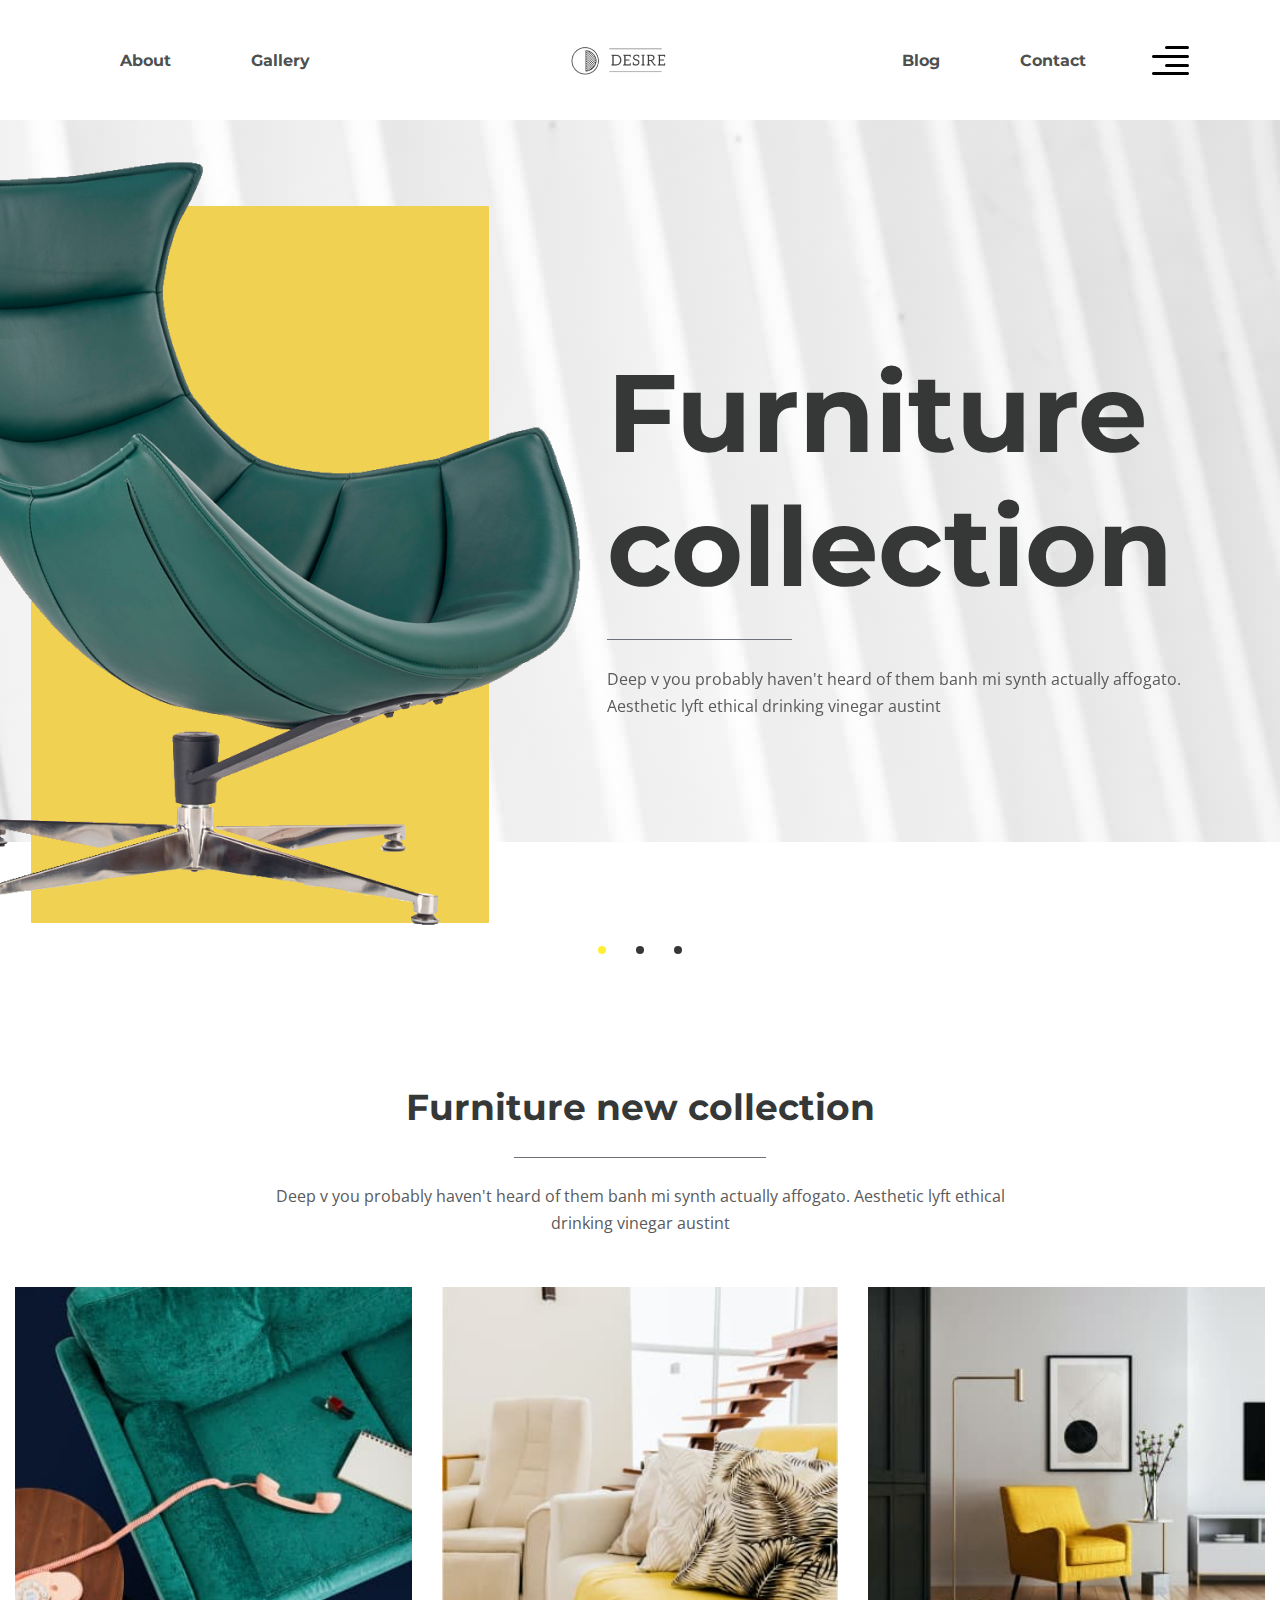
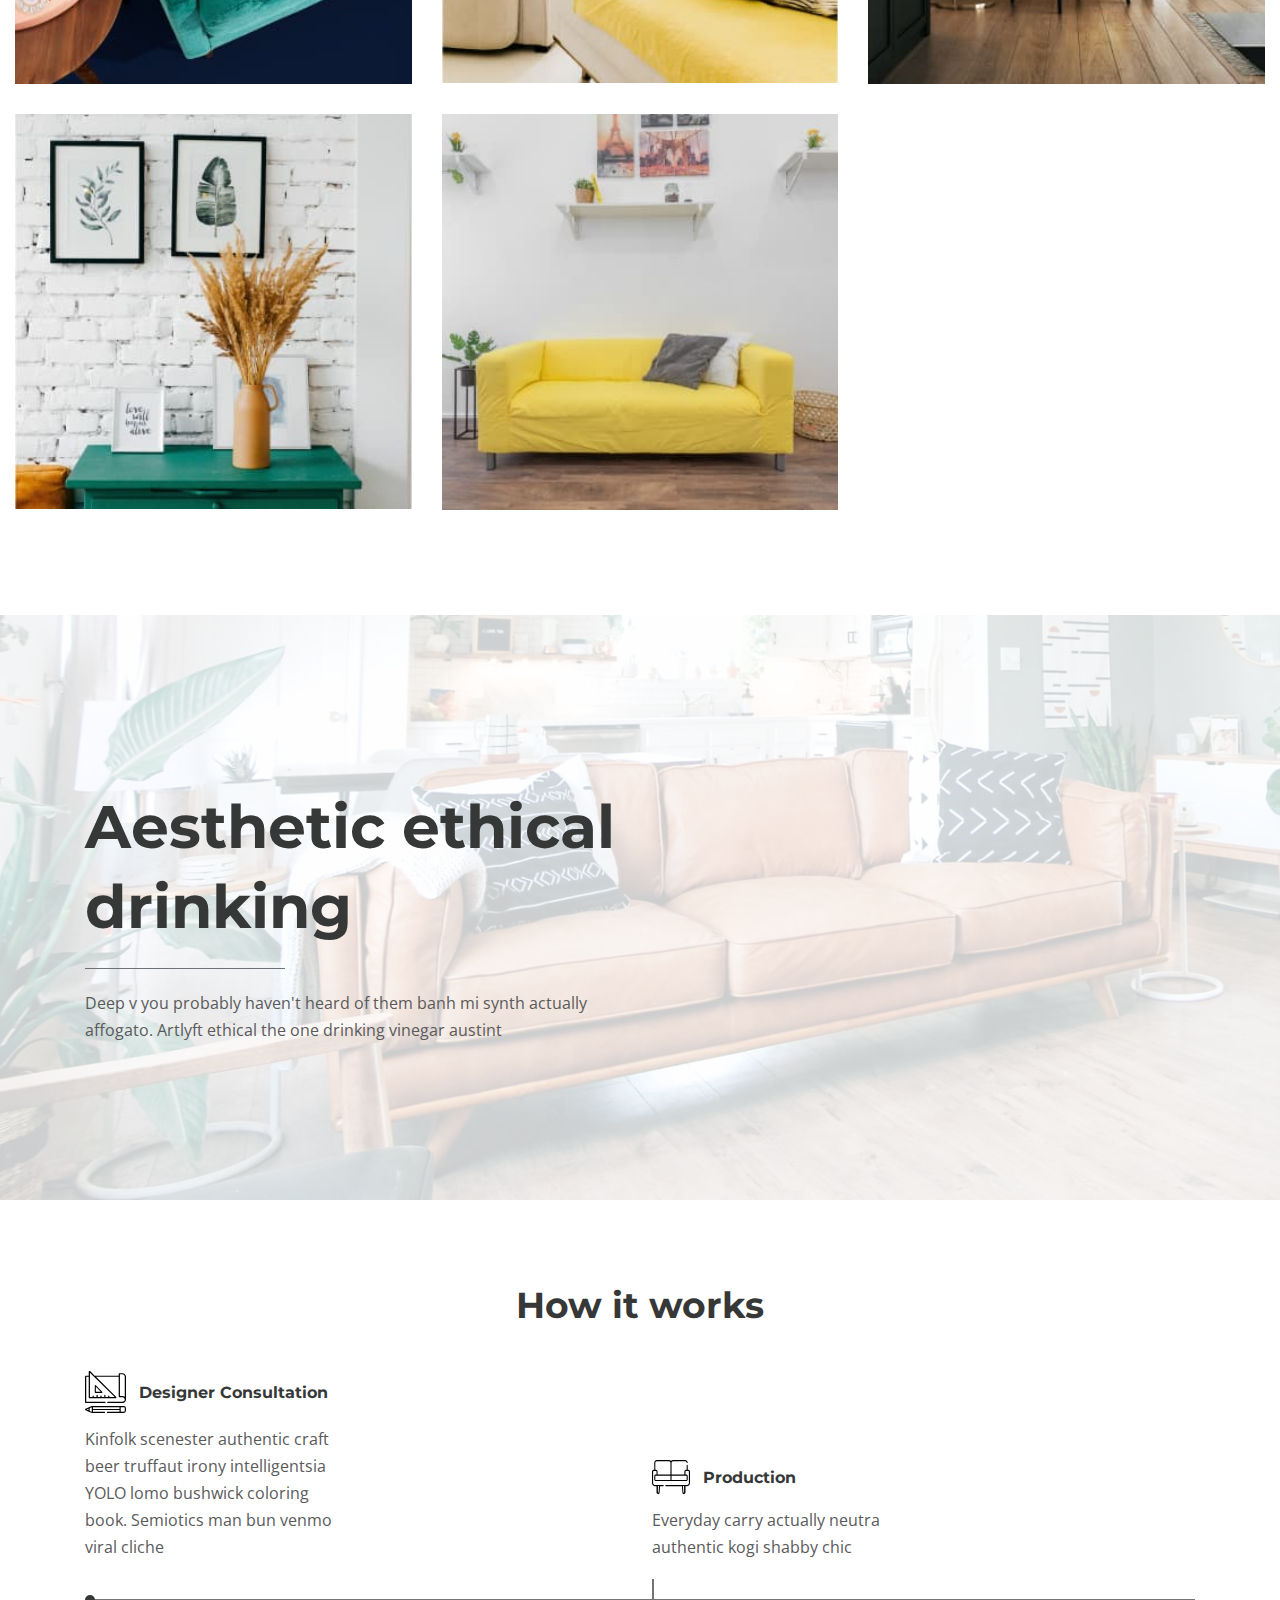
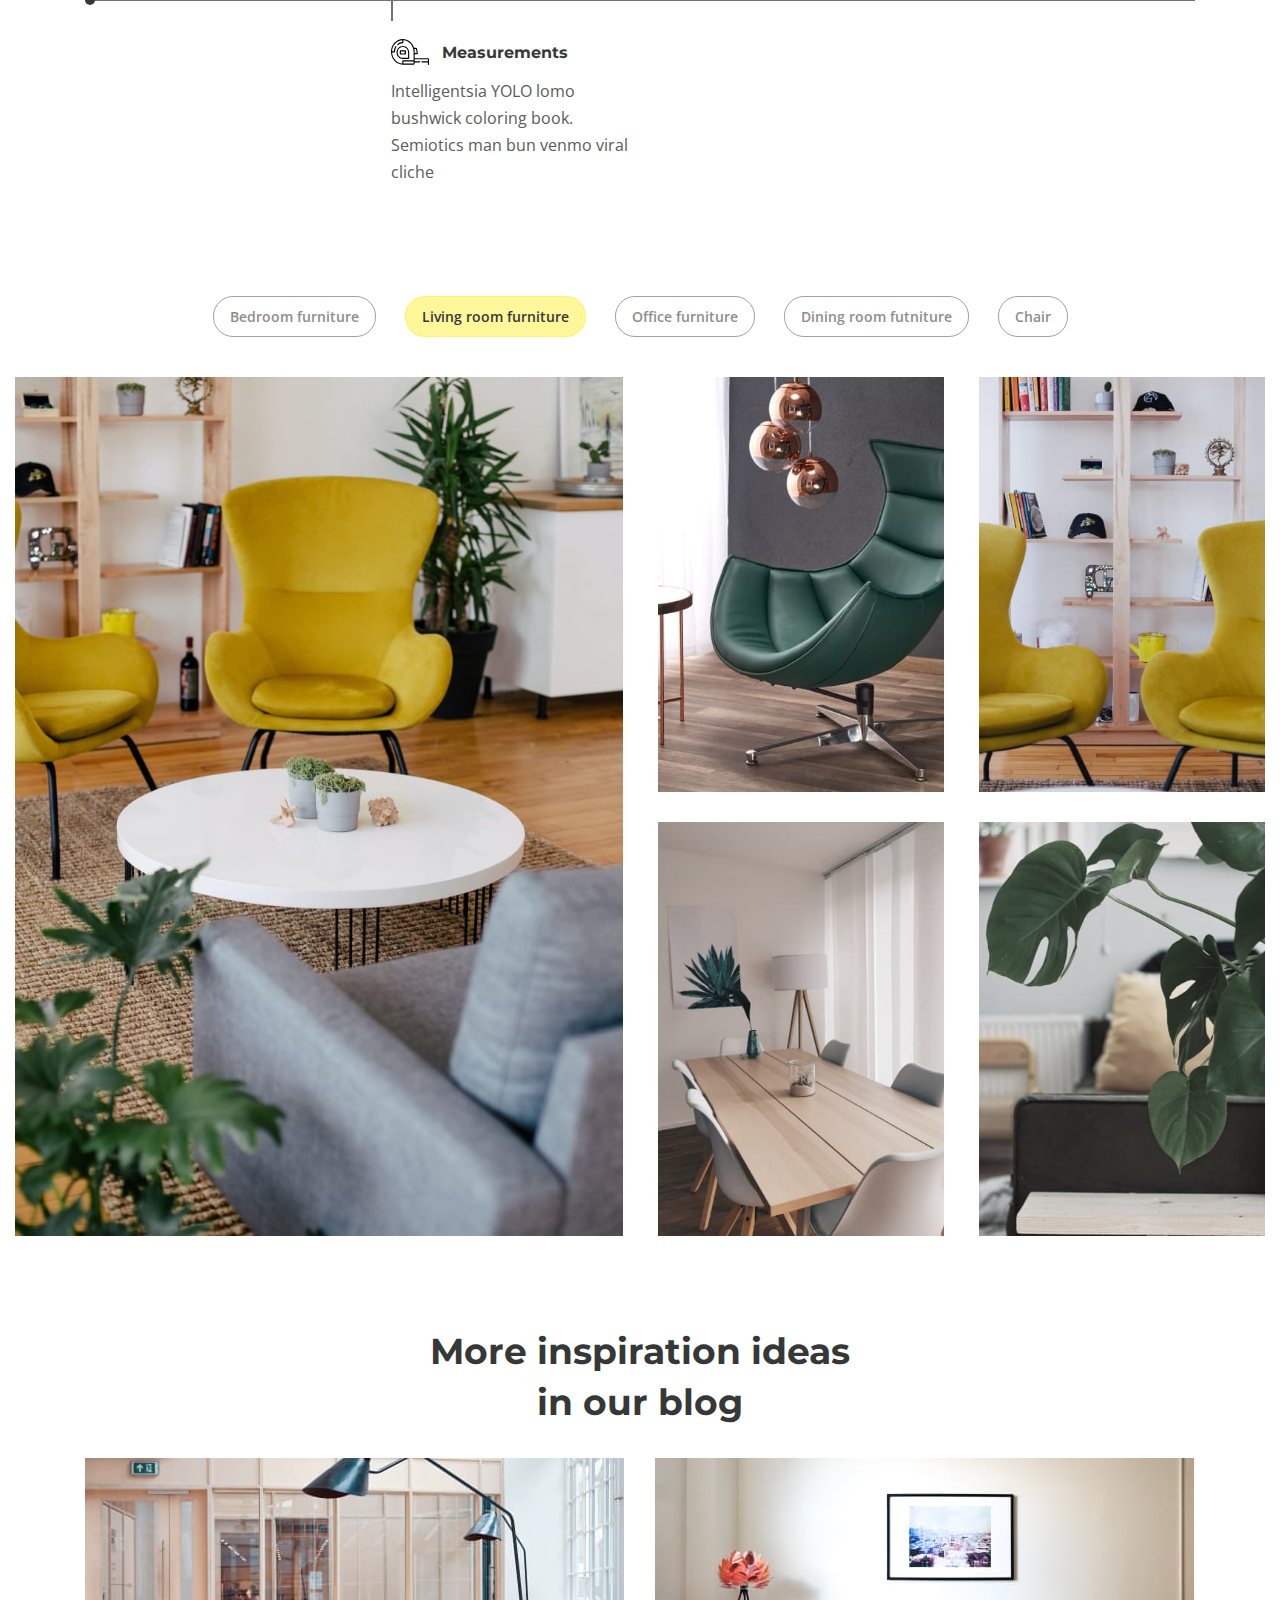
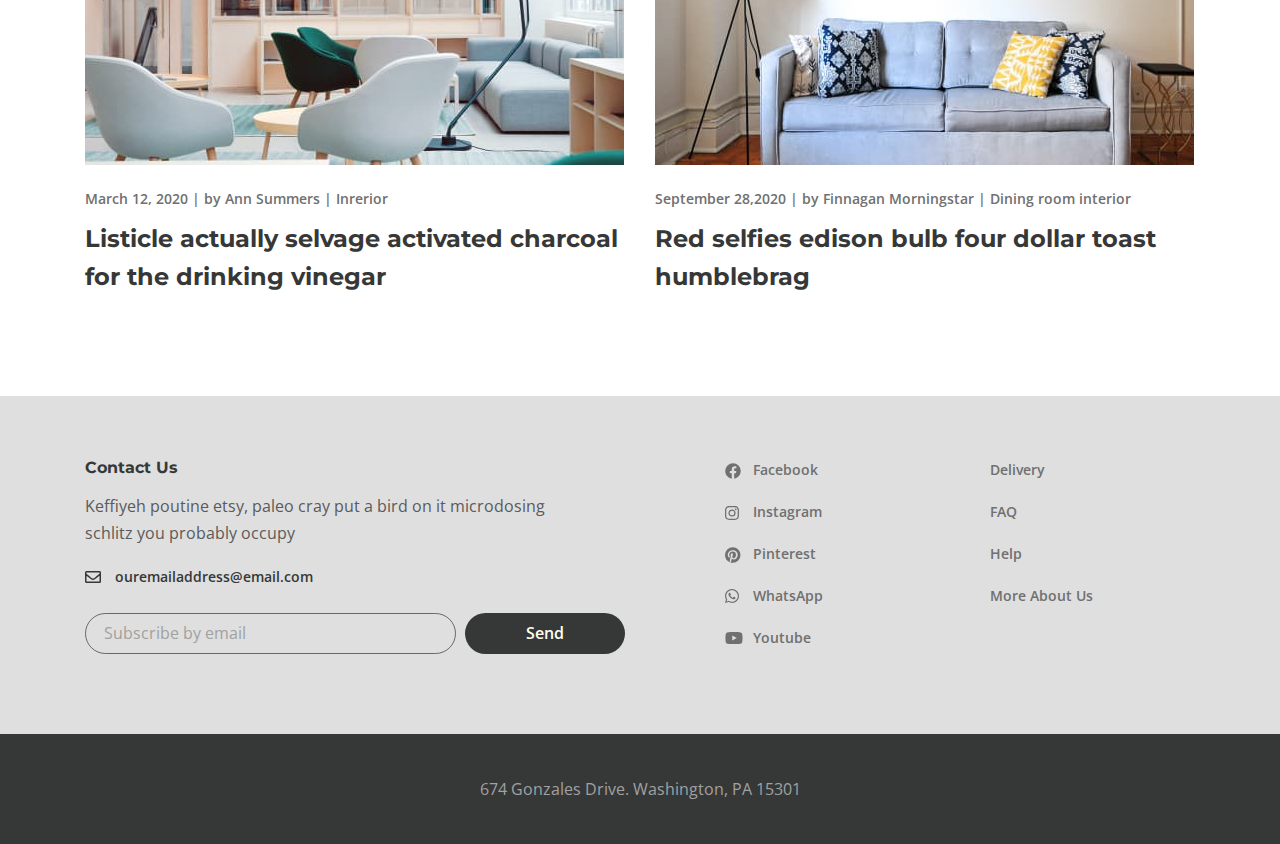
<file: index.html>
<!DOCTYPE html>
<html lang="en">
<head>
    <meta charset="UTF-8">
    <meta http-equiv="X-UA-Compatible" content="IE=edge">
    <meta name="viewport" content="width=device-width, initial-scale=1.0">
    <title>Document</title>
    <link rel="preconnect" href="https://fonts.googleapis.com">
    <link rel="preconnect" href="https://fonts.gstatic.com" crossorigin>
    <link href="https://fonts.googleapis.com/css2?family=Montserrat:wght@700&family=Open+Sans:ital,wght@0,400;0,600;1,300&display=swap" rel="stylesheet">
    <link rel="stylesheet" href="css/style.min.css">
</head>
<body>
    <div class="wrapper">
        <header class="header">
            <div class="container">
                <div class="header__inner">
                    <nav class="menu">
                        <ul class="menu__list">
                            <li class="menu__list-item">
                                <a class="menu__list-link" href="about.html">About</a>
                            </li>
                            <li class="menu__list-item">
                                <a class="menu__list-link" href="gallery.html">Gallery</a>
                            </li>
                        </ul>
                    </nav>
                    <a class="logo" href="index.html">
                        <img src="images/header/logo.png" alt="logo">
                    </a>
                    <nav class="menu">
                        <ul class="menu__list">
                            <li class="menu__list-item">
                                <a class="menu__list-link" href="blog.html">Blog</a>
                            </li>
                            <li class="menu__list-item">
                                <a class="menu__list-link" href="contacts.html">Contact</a>
                            </li>
                        </ul>
                    </nav>
                    <button class="header__btn-menu">
                        <span></span>
                        <span></span>
                        <span></span>
                    </button>
                    <button class="header__btn">
                        <img src="images/header/icon_menu.svg" alt="icon menu">
                    </button>
                    <div class="header__rightside-menu rightside-menu rightside-menu--close">
                        <button class="rightside-menu__close">
                            <img src="images/header/close.svg" alt="">
                        </button>
                        <div class="rightside-menu__content">
                            <a class="rightside-menu__logo" href="#">
                                <img src="images/header/logo-big.png" alt="logo">
                            </a>
                            <h4 class="rightside-menu__title">Furniture for life</h4>
                            <p class="rightside-menu__text">Sustainable hot chicken skateboard, dreamcatcher meggings actually squid. Slow-carb everyday carry +1 art party microdosing, put a bird on it brooklyn</p>
                            <img class="rightside-menu__img" src="images/header/rightside-img.jpg" alt="images">
                        </div>
                    </div>
                </div>
            </div>
        </header>
        <main class="main">
            <section class="top">
                <div class="top__inner">
                    <div class="top__slider">
                        <div class="top__slider-item">
                            <img  class="top__slider-img" src="images/top/slider-img.png" alt="image">
                            <div class="top__slider-info">
                                <h2 class="top__slider-title">
                                    Furniture collection
                                </h2>
                                <p class="top__slider-text">
                                    Deep v you probably haven't heard of them banh mi synth actually affogato. Aesthetic lyft ethical drinking vinegar austint
                                </p>
                            </div>
                        </div>
                        <div class="top__slider-item">
                            <img  class="top__slider-img" src="images/top/slider-img.png" alt="image">
                            <div class="top__slider-info">
                                <h2 class="top__slider-title">
                                    Furniture collection
                                </h2>
                                <p class="top__slider-text">
                                    Deep v you probably haven't heard of them banh mi synth actually affogato. Aesthetic lyft ethical drinking vinegar austint
                                </p>
                            </div>
                        </div>
                        <div class="top__slider-item">
                            <img  class="top__slider-img" src="images/top/slider-img.png" alt="image">
                            <div class="top__slider-info">
                                <h2 class="top__slider-title">
                                    Furniture collection
                                </h2>
                                <p class="top__slider-text">
                                    Deep v you probably haven't heard of them banh mi synth actually affogato. Aesthetic lyft ethical drinking vinegar austint
                                </p>
                            </div>
                        </div>
                    </div>
                </div>
            </section>
            <section class="new-collection">
                <div class="container-fluid">
                    <h3 class="new-collection__title">Furniture new collection</h3>
                    <p class="new-collection__text">
                        Deep v you probably haven't heard of them banh mi synth actually affogato. Aesthetic lyft ethical drinking vinegar austint
                    </p>
                    <div class="collection">
                        <a class="collection__item" href="# ">
                            <img class="collection__img" src="images/new-collection/collection-img-1.jpg" alt="">
                            <div class="collection__info">
                                <h6 class="collection__info-title">Truffaut literally trust</h6>
                                <p class="collection__info-text">Living room furntiture | Chair</p>
                            </div>
                        </a>
                        <a class="collection__item" href="# ">
                            <img class="collection__img" src="images/new-collection/collection-img-2.jpg" alt="">
                            <div class="collection__info">
                                <h6 class="collection__info-title">Truffaut literally trust</h6>
                                <p class="collection__info-text">Living room furntiture | Chair</p>
                            </div>
                        </a>
                        <a class="collection__item" href="# ">
                            <img class="collection__img" src="images/new-collection/collection-img-3.jpg" alt="">
                            <div class="collection__info">
                                <h6 class="collection__info-title">Truffaut literally trust</h6>
                                <p class="collection__info-text">Living room furntiture | Chair</p>
                            </div>
                        </a>
                        <a class="collection__item" href="# ">
                            <img class="collection__img" src="images/new-collection/collection-img-4.jpg" alt="">
                            <div class="collection__info">
                                <h6 class="collection__info-title">Truffaut literally trust</h6>
                                <p class="collection__info-text">Living room furntiture | Chair</p>
                            </div>
                        </a>
                        <a class="collection__item" href="# ">
                            <img class="collection__img" src="images/new-collection/collection-img-5.jpg" alt="">
                            <div class="collection__info">
                                <h6 class="collection__info-title">Truffaut literally trust</h6>
                                <p class="collection__info-text">Living room furntiture | Chair</p>
                            </div>
                        </a>
                    </div>
                </div>
            </section>
            <section class="decor">
                <div class="container">
                    <div class="decor__inner">
                        <h2 class="decor__title">
                            Aesthetic 
                            ethical drinking
                        </h2>
                        <p class="decor__text">
                            Deep v you probably haven't heard of them banh mi synth actually affogato. Artlyft ethical the one drinking vinegar austint
                        </p>
                    </div>
                </div>
            </section>
            <section class="works-path">
                <div class="container">
                    <h3 class="works-path__title">How it works</h3>
                    <div class="works-path__items">
                        <div class="works-path__items-box">
                            <div class="works-path__item works-path__item--consultation">
                                <img class="works-path__item-img" src="images/works-path/icon-1.svg" alt="icon">
                                <h6 class="works-path__item-title">Designer Consultation</h6>
                                <p class="works-path__item-text">Kinfolk scenester authentic craft beer truffaut irony intelligentsia YOLO lomo bushwick coloring book. Semiotics man bun venmo viral cliche</p>
                            </div>
                            <div class="works-path__item works-path__item--production">
                                <img class="works-path__item-img" src="images/works-path/icon-2.svg" alt="icon">
                                <h6 class="works-path__item-title">Production</h6>
                                <p class="works-path__item-text">Everyday carry actually neutra authentic kogi shabby chic</p>
                            </div>
                        </div>
                        <div class="works-path__item works-path__item--measurements">
                            <img class="works-path__item-img" src="images/works-path/icon-3.svg" alt="icon">
                            <h6 class="works-path__item-title">Measurements</h6>
                            <p class="works-path__item-text">Intelligentsia YOLO lomo bushwick coloring book. Semiotics man bun venmo viral cliche</p>
                        </div>
                    </div>
                </div>
            </section>
            <div class="gallery">
                <div class="container-fluid">
                    <div class="gallery__buttons">
                        <button class="gallery__btn" data-filter=".bedroom">Bedroom furniture</button>
                        <button class="gallery__btn" data-filter=".living">Living room furniture</button>
                        <button class="gallery__btn" data-filter=".office">Office furniture</button>
                        <button class="gallery__btn" data-filter=".dining">Dining room futniture</button>
                        <button class="gallery__btn" data-filter=".chair">Chair</button>
                    </div>
                    <div class="gallery__inner">
                        <div class="gallery__items mix bedroom">
                            <a class="gallery__item" href="#">
                                <img class="gallery__img" src="images/gallery/1.jpg" alt="image">
                            </a>
                            <a class="gallery__item" href="#">
                                <img class="gallery__img" src="images/gallery/2.jpg" alt="image">
                            </a>
                            <a class="gallery__item" href="#">
                                <img class="gallery__img" src="images/gallery/3.jpg" alt="image">
                            </a>
                            <a class="gallery__item" href="#">
                                <img class="gallery__img" src="images/gallery/4.jpg" alt="image">
                            </a>
                            <a class="gallery__item" href="#">
                                <img class="gallery__img" src="images/gallery/5.jpg" alt="image">
                            </a>
                        </div>
                        <div class="gallery__items mix living">
                            <a class="gallery__item" href="#">
                                <img class="gallery__img" src="images/gallery/1.jpg" alt="image">
                            </a>
                            <a class="gallery__item" href="#">
                                <img class="gallery__img" src="images/gallery/2.jpg" alt="image">
                            </a>
                            <a class="gallery__item" href="#">
                                <img class="gallery__img" src="images/gallery/3.jpg" alt="image">
                            </a>
                            <a class="gallery__item" href="#">
                                <img class="gallery__img" src="images/gallery/4.jpg" alt="image">
                            </a>
                            <a class="gallery__item" href="#">
                                <img class="gallery__img" src="images/gallery/5.jpg" alt="image">
                            </a>
                        </div>
                        <div class="gallery__items mix office">
                            <a class="gallery__item" href="#">
                                <img class="gallery__img" src="images/gallery/1.jpg" alt="image">
                            </a>
                            <a class="gallery__item" href="#">
                                <img class="gallery__img" src="images/gallery/2.jpg" alt="image">
                            </a>
                            <a class="gallery__item" href="#">
                                <img class="gallery__img" src="images/gallery/3.jpg" alt="image">
                            </a>
                            <a class="gallery__item" href="#">
                                <img class="gallery__img" src="images/gallery/4.jpg" alt="image">
                            </a>
                            <a class="gallery__item" href="#">
                                <img class="gallery__img" src="images/gallery/5.jpg" alt="image">
                            </a>
                        </div>
                        <div class="gallery__items mix dining">
                            <a class="gallery__item" href="#">
                                <img class="gallery__img" src="images/gallery/1.jpg" alt="image">
                            </a>
                            <a class="gallery__item" href="#">
                                <img class="gallery__img" src="images/gallery/2.jpg" alt="image">
                            </a>
                            <a class="gallery__item" href="#">
                                <img class="gallery__img" src="images/gallery/3.jpg" alt="image">
                            </a>
                            <a class="gallery__item" href="#">
                                <img class="gallery__img" src="images/gallery/4.jpg" alt="image">
                            </a>
                            <a class="gallery__item" href="#">
                                <img class="gallery__img" src="images/gallery/5.jpg" alt="image">
                            </a>
                        </div>
                        <div class="gallery__items mix chair">
                            <a class="gallery__item" href="#">
                                <img class="gallery__img" src="images/gallery/1.jpg" alt="image">
                            </a>
                            <a class="gallery__item" href="#">
                                <img class="gallery__img" src="images/gallery/2.jpg" alt="image">
                            </a>
                            <a class="gallery__item" href="#">
                                <img class="gallery__img" src="images/gallery/3.jpg" alt="image">
                            </a>
                            <a class="gallery__item" href="#">
                                <img class="gallery__img" src="images/gallery/4.jpg" alt="image">
                            </a>
                            <a class="gallery__item" href="#">
                                <img class="gallery__img" src="images/gallery/5.jpg" alt="image">
                            </a>
                        </div>
                    </div>
                </div>
            </div>
            <section class="blog-box">
                <div class="container">
                    <h3 class="blog-box__title">More inspiration ideas in our blog</h3>
                    <div class="blog-box__items">
                        <div class="blog-box__item">
                            <a class="blog-box__img-link" href="#">
                                <img class="blog-box__img" src="images/blog-box/img-1.jpg" alt="blog image">
                            </a>
                            <div class="blog-box__links">
                                <span class="blog-box__date">March 12, 2020</span> |
                                <a class="blog-box__author" href="#">by Ann Summers</a> |
                                <a class="blog-box__topic" href="#">Inrerior</a>
                            </div>
                            <a class="blog-box__item-titlelink" href="#">
                                <h4 class="blog-box__item-title">Listicle actually selvage activated charcoal for the drinking vinegar </h4>
                            </a>
                        </div>
                        <div class="blog-box__item">
                            <a class="blog-box__img-link" href="#">
                                <img class="blog-box__img" src="images/blog-box/img-2.jpg" alt="blog image">
                            </a>
                            <div class="blog-box__links">
                                <span class="blog-box__date">September 28,2020</span> |
                                <a class="blog-box__author" href="#">by Finnagan Morningstar</a> |
                                <a class="blog-box__topic" href="#">Dining room interior</a>
                            </div>
                            <a class="blog-box__item-titlelink" href="#">
                                <h4 class="blog-box__item-title">Red selfies edison bulb four dollar toast humblebrag</h4>
                            </a>
                        </div>
                    </div>
                </div>
            </section>
        </main>
        <footer class="footer">
            <div class="footer__content">
                <div class="container">
                    <div class="footer__inner">
                        <div class="footer__info">
                            <h6 class="footer__info-title">
                                Contact Us
                            </h6>
                            <p class="footer__info-text">
                                Keffiyeh poutine etsy, paleo cray put a bird on it microdosing schlitz you probably occupy
                            </p>
                            <a class="info-email" href="mailto:ouremailaddress@email.com">
                                ouremailaddress@email.com
                            </a>
                            <form class="footer__form">
                                <input class="footer__form-input" type="email" placeholder="Subscribe by email">
                                <button class="footer__form-btn" type="submit">Send</button>
                            </form>
                        </div>
                        <ul class="footer__social">
                            <li class="footer__social-item">
                                <a class="footer__social-link footer__social-facebook" href="#">Facebook</a>
                            </li>
                            <li class="footer__social-item">
                                <a class="footer__social-link footer__social-instagram" href="#">Instagram</a>
                            </li>
                            <li class="footer__social-item">
                                <a class="footer__social-link footer__social-pinterest" href="#">Pinterest</a>
                            </li>
                            <li class="footer__social-item">
                                <a class="footer__social-link footer__social-whatsapp" href="#">WhatsApp</a>
                            </li>
                            <li class="footer__social-item">
                                <a class="footer__social-link footer__social-youtube" href="#">Youtube</a>
                            </li>
                        </ul>
                        <nav class="footer__menu">
                            <ul class="footer__menu-list">
                                <li class="footer__menu-item">
                                    <a class="footer__menu-link" href="#">Delivery</a>
                                </li>
                                <li class="footer__menu-item">
                                    <a class="footer__menu-link" href="#">FAQ</a>
                                </li>
                                <li class="footer__menu-item">
                                    <a class="footer__menu-link" href="#">Help</a>
                                </li>
                                <li class="footer__menu-item">
                                    <a class="footer__menu-link" href="#">More About Us</a>
                                </li>
                            </ul>
                        </nav>
                    </div>
                </div>
            </div>
            <div class="footer__copyright">
                <div class="container">
                    <p>
                        674 Gonzales Drive.   Washington, PA 15301
                    </p>
                </div>
            </div>
        </footer>
    </div>

    <script src="js/main.min.js"></script>
</body>
</html>
</file>
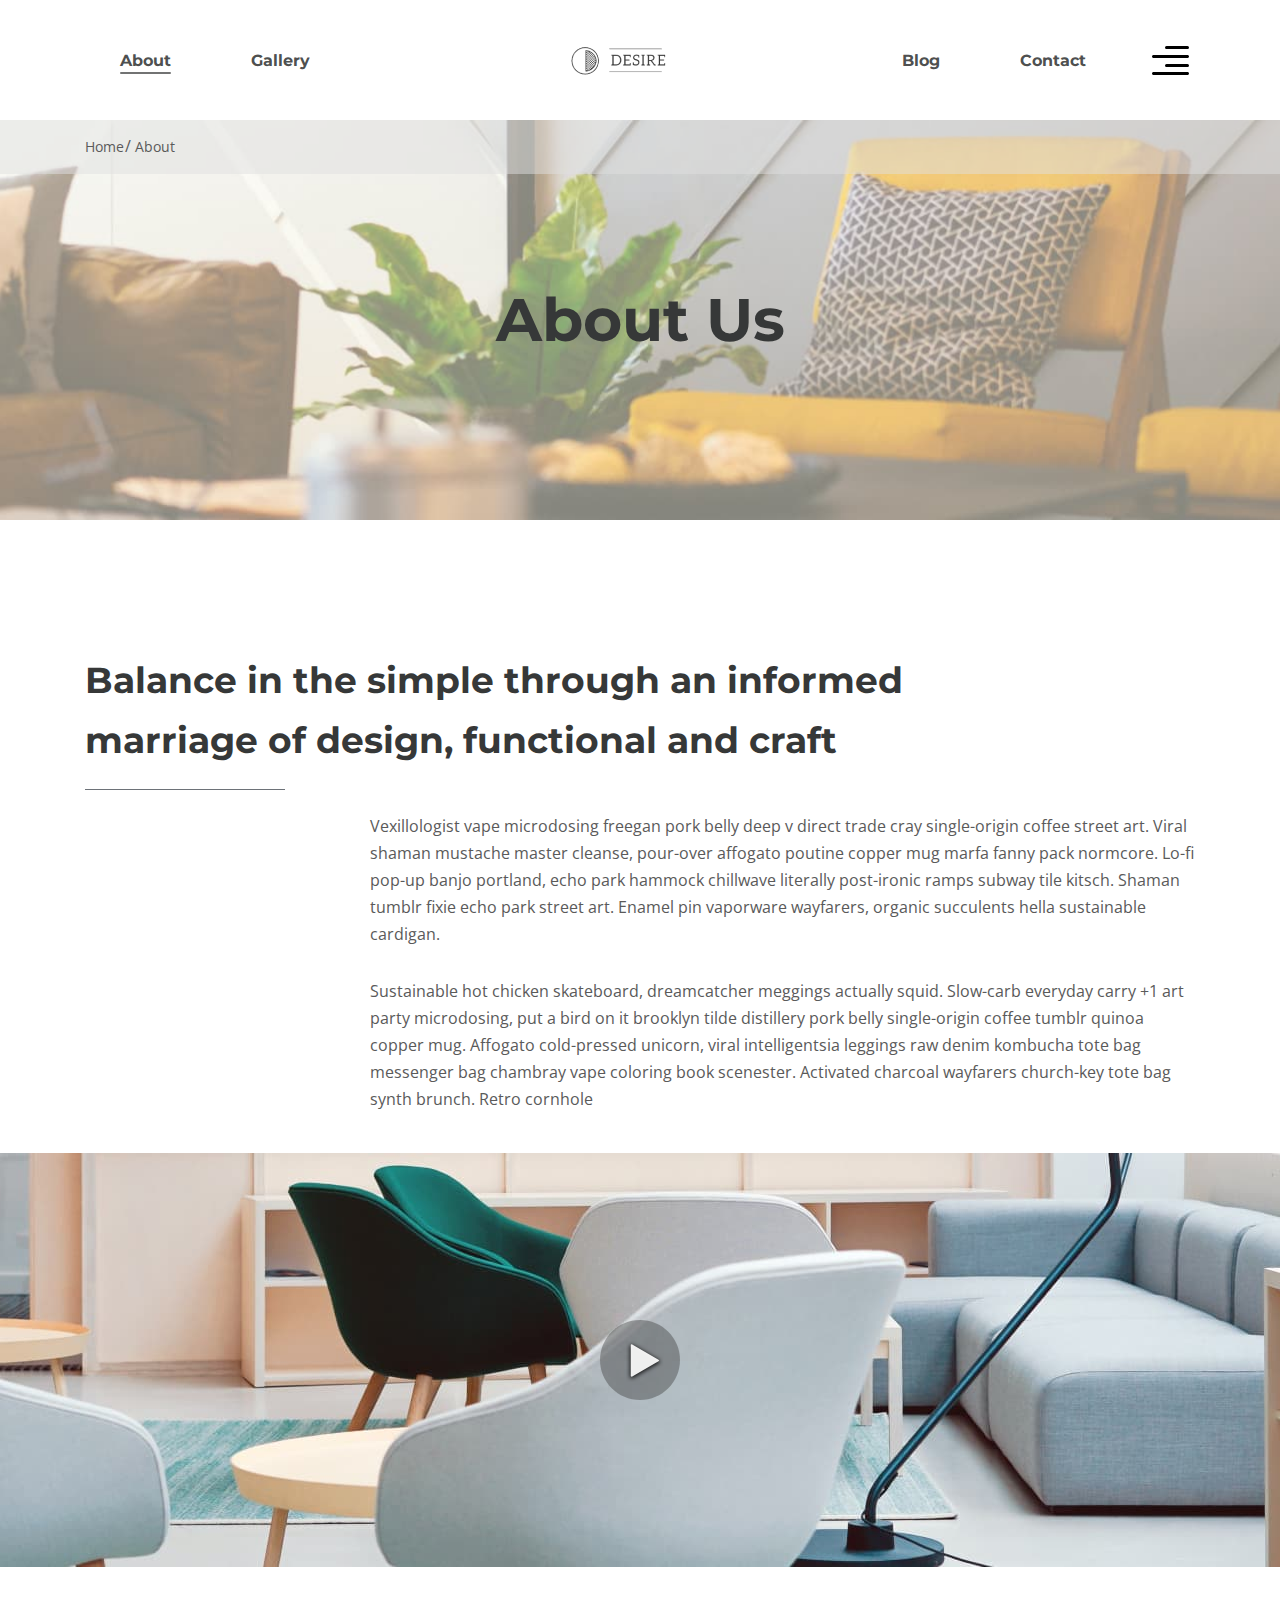
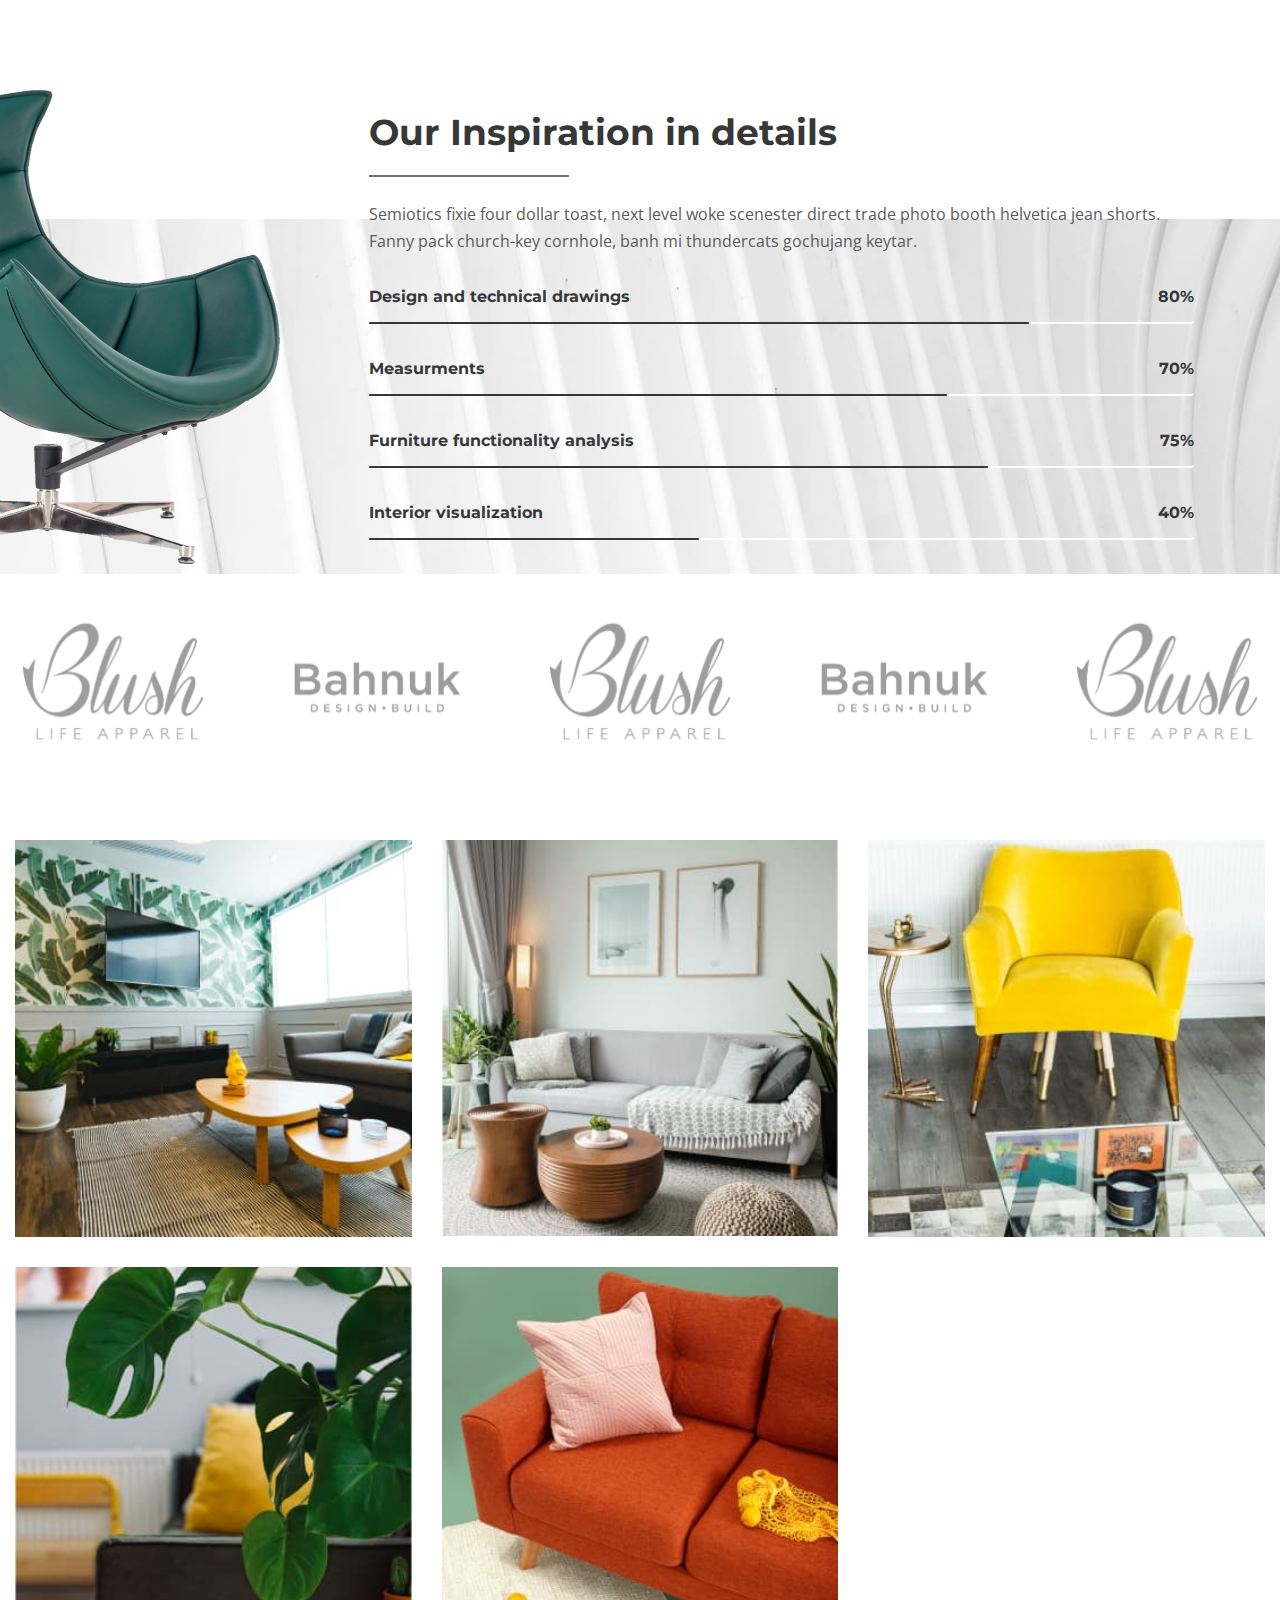
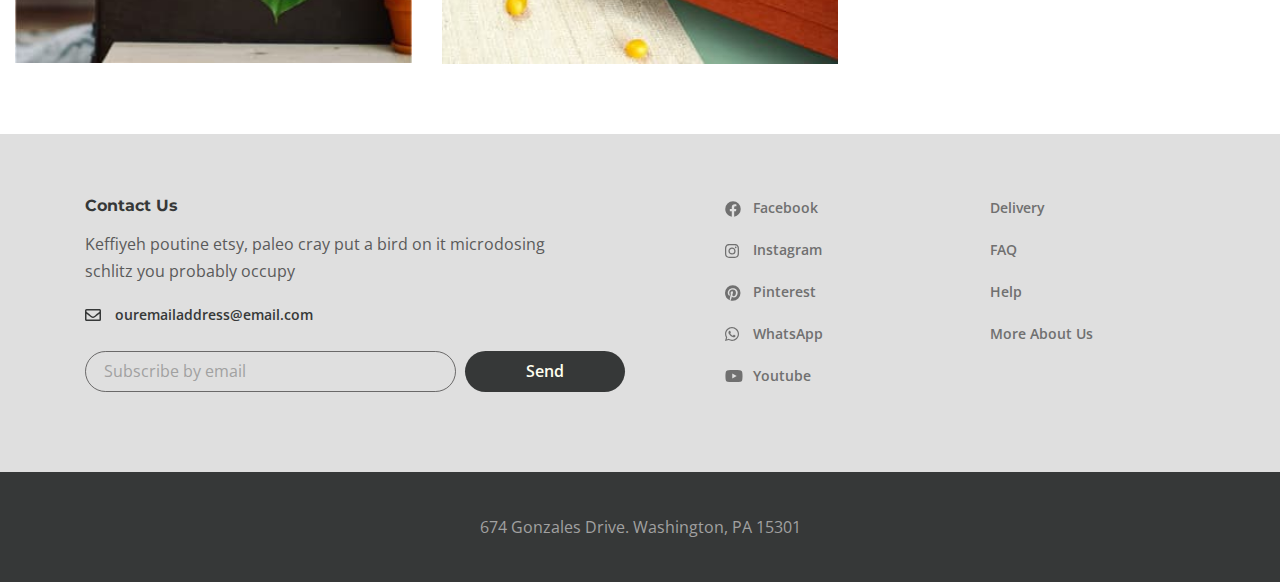
<file: about.html>
<!DOCTYPE html>
<html lang="en">
<head>
    <meta charset="UTF-8">
    <meta http-equiv="X-UA-Compatible" content="IE=edge">
    <meta name="viewport" content="width=device-width, initial-scale=1.0">
    <title>Document</title>
    <link rel="preconnect" href="https://fonts.googleapis.com">
    <link rel="preconnect" href="https://fonts.gstatic.com" crossorigin>
    <link href="https://fonts.googleapis.com/css2?family=Montserrat:wght@700&family=Open+Sans:wght@400;600&display=swap" rel="stylesheet">
    <link rel="stylesheet" href="css/style.min.css">
</head>
<body>
    <div class="wrapper">
        <header class="header">
            <div class="container">
                <div class="header__inner">
                    <nav class="menu">
                        <ul class="menu__list">
                            <li class="menu__list-item">
                                <a class="menu__list-link menu__list-link--active" href="about.html">About</a>
                            </li>
                            <li class="menu__list-item">
                                <a class="menu__list-link" href="gallery.html">Gallery</a>
                            </li>
                        </ul>
                    </nav>
                    <a class="logo" href="index.html">
                        <img src="images/header/logo.png" alt="logo">
                    </a>
                    <nav class="menu">
                        <ul class="menu__list">
                            <li class="menu__list-item">
                                <a class="menu__list-link" href="blog.html">Blog</a>
                            </li>
                            <li class="menu__list-item">
                                <a class="menu__list-link" href="contacts.html">Contact</a>
                            </li>
                        </ul>
                    </nav>
                    <button class="header__btn-menu">
                        <span></span>
                        <span></span>
                        <span></span>
                    </button>
                    <button class="header__btn">
                        <img src="images/header/icon_menu.svg" alt="icon menu">
                    </button>
                    <div class="header__rightside-menu rightside-menu rightside-menu--close">
                        <button class="rightside-menu__close">
                            <img src="images/header/close.svg" alt="">
                        </button>
                        <div class="rightside-menu__content">
                            <a class="rightside-menu__logo" href="#">
                                <img src="images/header/logo-big.png" alt="logo">
                            </a>
                            <h4 class="rightside-menu__title">Furniture for life</h4>
                            <p class="rightside-menu__text">Sustainable hot chicken skateboard, dreamcatcher meggings actually squid. Slow-carb everyday carry +1 art party microdosing, put a bird on it brooklyn</p>
                            <img class="rightside-menu__img" src="images/header/rightside-img.jpg" alt="images">
                        </div>
                    </div>
                </div>
            </div>
        </header>
        <main class="main">
            <div class="breadcrumbs">
                <div class="container">
                    <ul class="breadcrumbs__list">
                        <li class="breadcrumbs__item">
                            <a class="breadcrumbs__link" href="#">Home</a>
                        </li>
                        <li class="breadcrumbs__item">
                            <a class="breadcrumbs__link" href="#">About</a>
                        </li>
                    </ul>
                </div>
            </div>
            <section class="about">
                <div class="about__prev">
                    <div class="container">
                        <h2 class="about__prev-title">
                            About Us
                        </h2>
                    </div>
                </div>
                <div class="about__content">
                    <div class="container">
                        <h3 class="about__title">
                            Balance in the simple through an informed marriage of design, functional and craft
                        </h3>
                        <div class="about__text">
                            <p>Vexillologist vape microdosing freegan pork belly deep v direct trade cray single-origin coffee street art. Viral shaman mustache master cleanse, pour-over affogato poutine copper mug marfa fanny pack normcore. Lo-fi pop-up banjo portland, echo park hammock chillwave literally post-ironic ramps subway tile kitsch. Shaman tumblr fixie echo park street art. Enamel pin vaporware wayfarers, organic succulents hella sustainable cardigan.</p>
                            <p>Sustainable hot chicken skateboard, dreamcatcher meggings actually squid. Slow-carb everyday carry +1 art party microdosing, put a bird on it brooklyn tilde distillery pork belly single-origin coffee tumblr quinoa copper mug. Affogato cold-pressed unicorn, viral intelligentsia leggings raw denim kombucha tote bag messenger bag chambray vape coloring book scenester. Activated charcoal wayfarers church-key tote bag synth brunch. Retro cornhole</p>
                        </div>
                    </div>
                </div>
                <div class="about__popup">
                    <a class="about__popup-play" data-fancybox href="https://www.youtube.com/watch?v=liPu1_aPH5k">
                        <img class="about__popup-img" src="images/about/play.svg" alt="play btn">                        
                    </a>
                </div>
            </section>
            <section class="inspiration">
                <div class="container-fluid">
                    <div class="inspiration__inner">
                        <img class="inspiration__img" src="images/inspiration/inspiration-decor.png" alt="">
                        <div class="inspiration__content">
                            <h3 class="inspiration__title">Our Inspiration in details</h3>
                            <p class="inspiration__text">Semiotics fixie four dollar toast, next level woke scenester direct trade photo booth helvetica jean shorts. Fanny pack church-key cornhole, banh mi thundercats gochujang keytar.</p>
                            <ul class="inspiration__list">
                                <li class="inspiration__item">
                                    <div class="inspiration__item-content">
                                        <p class="inspiration__item-text">Design and technical drawings</p>
                                        <p class="inspiration__item-num">80%</p>
                                    </div>
                                    <div class="inspiration__line" style="width: 80%;"></div>
                                </li>
                                <li class="inspiration__item">
                                    <div class="inspiration__item-content">
                                        <p class="inspiration__item-text">Measurments</p>
                                        <p class="inspiration__item-num">70%</p>
                                    </div>
                                    <div class="inspiration__line" style="width: 70%;"></div>
                                </li>
                                <li class="inspiration__item">
                                    <div class="inspiration__item-content">
                                        <p class="inspiration__item-text">Furniture functionality analysis</p>
                                        <p class="inspiration__item-num">75%</p>
                                    </div>
                                    <div class="inspiration__line" style="width: 75%;"></div>
                                </li>
                                <li class="inspiration__item">
                                    <div class="inspiration__item-content">
                                        <p class="inspiration__item-text">Interior visualization</p>
                                        <p class="inspiration__item-num">40%</p>
                                    </div>
                                    <div class="inspiration__line" style="width: 40%;"></div>
                                </li>
                            </ul>
                        </div>
                    </div>
                </div>
            </section>
            <div class="partners">
                <div class="container-fluid">
                    <div class="partners__items">
                        <img class="partners__img" src="images/partners/img-1.svg" alt="">
                        <img class="partners__img" src="images/partners/img-2.svg" alt="">
                        <img class="partners__img" src="images/partners/img-1.svg" alt="">
                        <img class="partners__img" src="images/partners/img-2.svg" alt="">
                        <img class="partners__img" src="images/partners/img-1.svg" alt="">
                    </div>
                </div>
            </div>
            <div class="about-collection">
                <div class="container-fluid">
                    <div class="collection">
                        <a class="collection__item" href="# ">
                            <img class="collection__img" src="images/about-collection/collection-img-1.jpg" alt="">
                            <div class="collection__info">
                                <h6 class="collection__info-title">Truffaut literally trust</h6>
                                <p class="collection__info-text">Living room furntiture | Chair</p>
                            </div>
                        </a>
                        <a class="collection__item" href="# ">
                            <img class="collection__img" src="images/about-collection/collection-img-2.jpg" alt="">
                            <div class="collection__info">
                                <h6 class="collection__info-title">Truffaut literally trust</h6>
                                <p class="collection__info-text">Living room furntiture | Chair</p>
                            </div>
                        </a>
                        <a class="collection__item" href="# ">
                            <img class="collection__img" src="images/about-collection/collection-img-3.jpg" alt="">
                            <div class="collection__info">
                                <h6 class="collection__info-title">Truffaut literally trust</h6>
                                <p class="collection__info-text">Living room furntiture | Chair</p>
                            </div>
                        </a>
                        <a class="collection__item" href="# ">
                            <img class="collection__img" src="images/about-collection/collection-img-4.jpg" alt="">
                            <div class="collection__info">
                                <h6 class="collection__info-title">Truffaut literally trust</h6>
                                <p class="collection__info-text">Living room furntiture | Chair</p>
                            </div>
                        </a>
                        <a class="collection__item" href="# ">
                            <img class="collection__img" src="images/about-collection/collection-img-5.jpg" alt="">
                            <div class="collection__info">
                                <h6 class="collection__info-title">Truffaut literally trust</h6>
                                <p class="collection__info-text">Living room furntiture | Chair</p>
                            </div>
                        </a>
                    </div>
                </div>
            </div>
        </main>
        <footer class="footer">
            <div class="footer__content">
                <div class="container">
                    <div class="footer__inner">
                        <div class="footer__info">
                            <h6 class="footer__info-title">
                                Contact Us
                            </h6>
                            <p class="footer__info-text">
                                Keffiyeh poutine etsy, paleo cray put a bird on it microdosing schlitz you probably occupy
                            </p>
                            <a class="info-email" href="mailto:ouremailaddress@email.com">
                                ouremailaddress@email.com
                            </a>
                            <form class="footer__form">
                                <input class="footer__form-input" type="email" placeholder="Subscribe by email">
                                <button class="footer__form-btn" type="submit">Send</button>
                            </form>
                        </div>
                        <ul class="footer__social">
                            <li class="footer__social-item">
                                <a class="footer__social-link footer__social-facebook" href="#">Facebook</a>
                            </li>
                            <li class="footer__social-item">
                                <a class="footer__social-link footer__social-instagram" href="#">Instagram</a>
                            </li>
                            <li class="footer__social-item">
                                <a class="footer__social-link footer__social-pinterest" href="#">Pinterest</a>
                            </li>
                            <li class="footer__social-item">
                                <a class="footer__social-link footer__social-whatsapp" href="#">WhatsApp</a>
                            </li>
                            <li class="footer__social-item">
                                <a class="footer__social-link footer__social-youtube" href="#">Youtube</a>
                            </li>
                        </ul>
                        <nav class="footer__menu">
                            <ul class="footer__menu-list">
                                <li class="footer__menu-item">
                                    <a class="footer__menu-link" href="#">Delivery</a>
                                </li>
                                <li class="footer__menu-item">
                                    <a class="footer__menu-link" href="#">FAQ</a>
                                </li>
                                <li class="footer__menu-item">
                                    <a class="footer__menu-link" href="#">Help</a>
                                </li>
                                <li class="footer__menu-item">
                                    <a class="footer__menu-link" href="#">More About Us</a>
                                </li>
                            </ul>
                        </nav>
                    </div>
                </div>
            </div>
            <div class="footer__copyright">
                <div class="container">
                    <p>
                        674 Gonzales Drive.   Washington, PA 15301
                    </p>
                </div>
            </div>
        </footer>
    </div>

    <script src="js/main.min.js"></script>
</body>
</html>
</file>
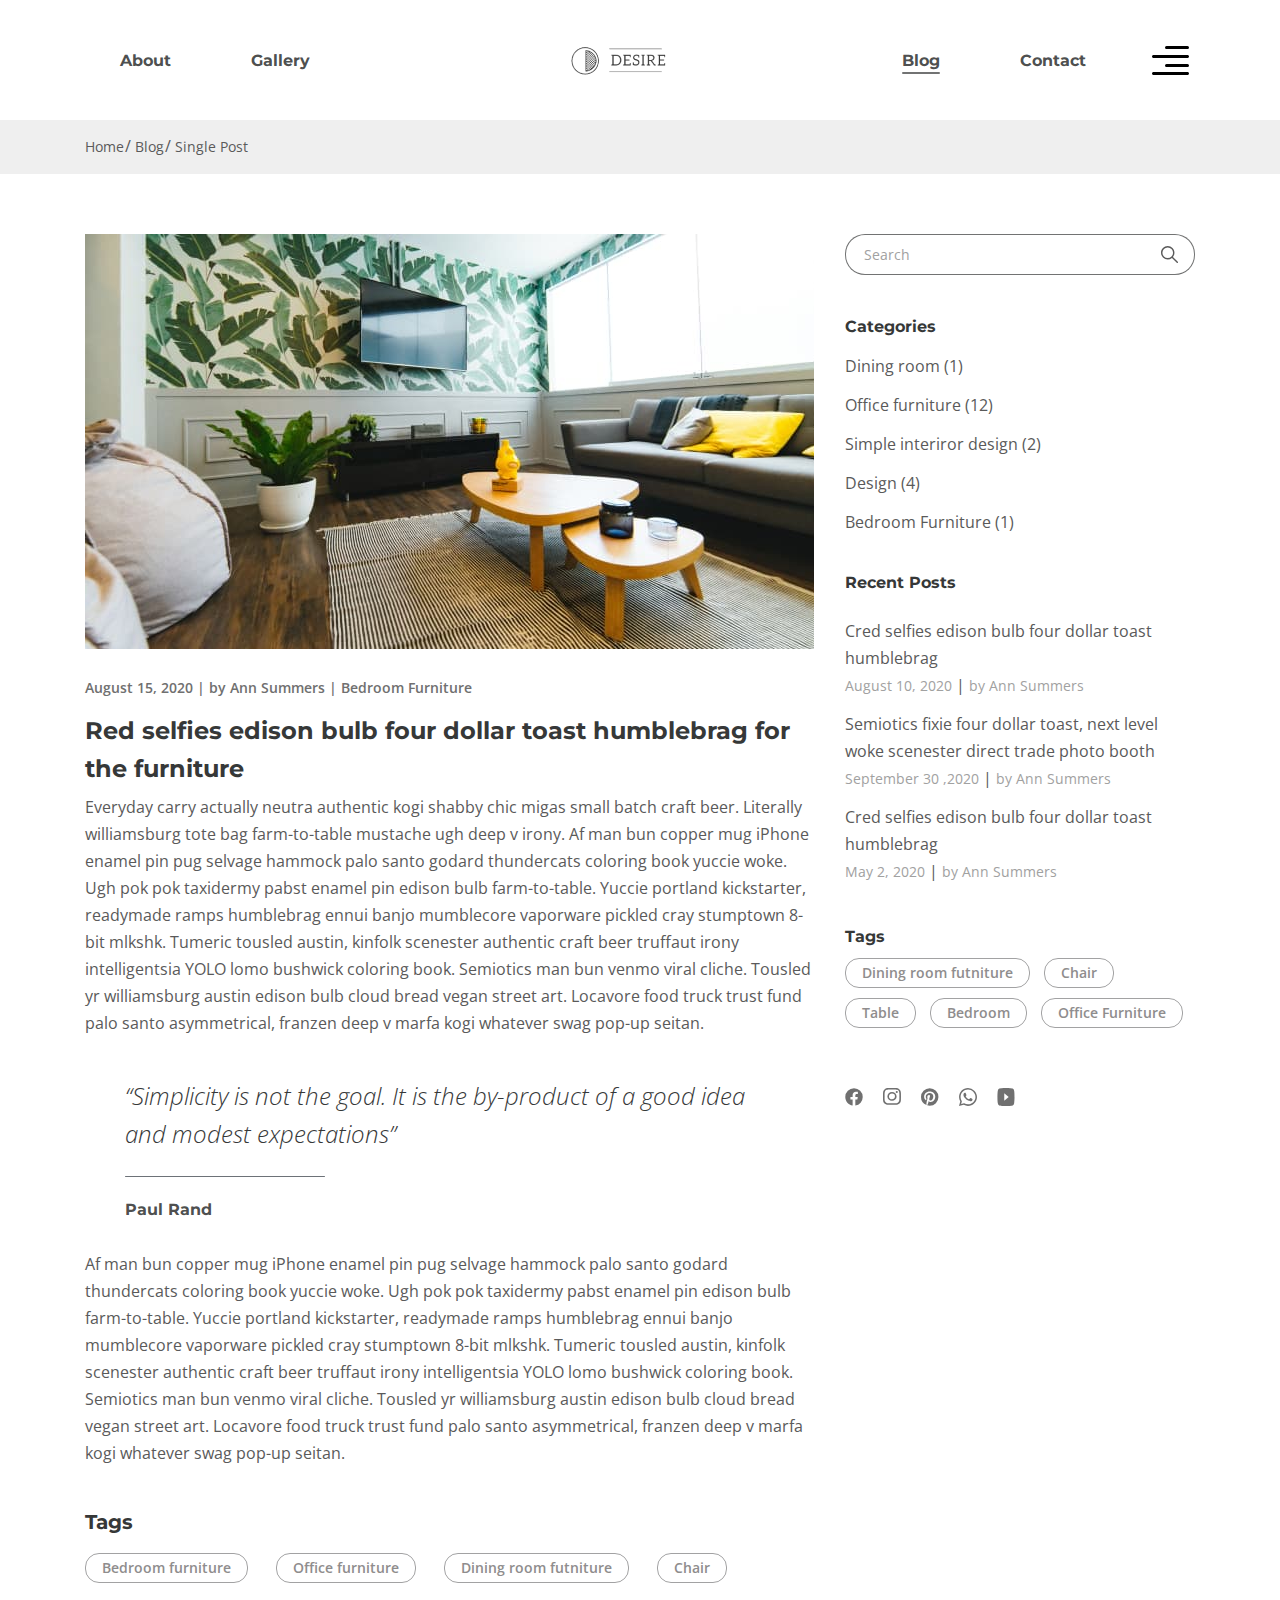
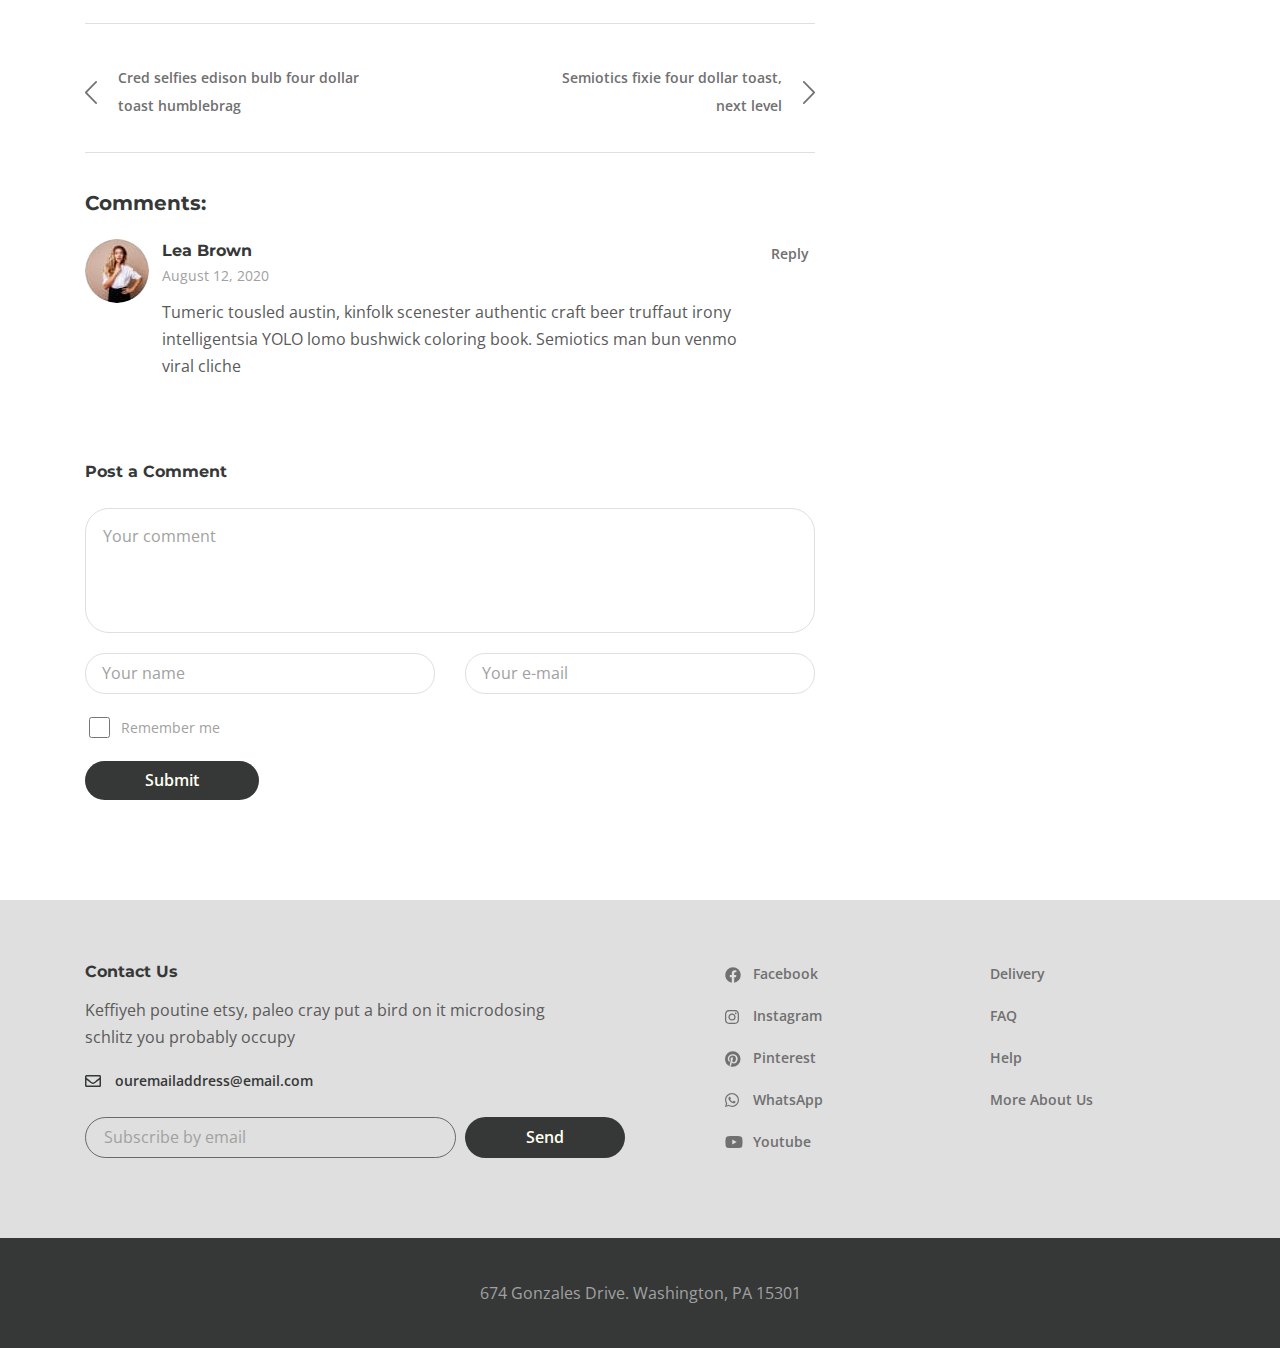
<file: blog-one.html>
<!DOCTYPE html>
<html lang="en">
<head>
    <meta charset="UTF-8">
    <meta http-equiv="X-UA-Compatible" content="IE=edge">
    <meta name="viewport" content="width=device-width, initial-scale=1.0">
    <title>Document</title>
    <link rel="preconnect" href="https://fonts.googleapis.com">
    <link rel="preconnect" href="https://fonts.gstatic.com" crossorigin>
    <link href="https://fonts.googleapis.com/css2?family=Montserrat:wght@700&family=Open+Sans:ital,wght@0,400;0,600;1,300&display=swap" rel="stylesheet">
    <link rel="stylesheet" href="css/style.min.css">
</head>
<body>
    <div class="wrapper">
        <header class="header">
            <div class="container">
                <div class="header__inner">
                    <nav class="menu">
                        <ul class="menu__list">
                            <li class="menu__list-item">
                                <a class="menu__list-link" href="about.html">About</a>
                            </li>
                            <li class="menu__list-item">
                                <a class="menu__list-link" href="gallery.html">Gallery</a>
                            </li>
                        </ul>
                    </nav>
                    <a class="logo" href="index.html">
                        <img src="images/header/logo.png" alt="logo">
                    </a>
                    <nav class="menu">
                        <ul class="menu__list">
                            <li class="menu__list-item">
                                <a class="menu__list-link menu__list-link--active" href="blog.html">Blog</a>
                            </li>
                            <li class="menu__list-item">
                                <a class="menu__list-link" href="contacts.html">Contact</a>
                            </li>
                        </ul>
                    </nav>
                    <button class="header__btn-menu">
                        <span></span>
                        <span></span>
                        <span></span>
                    </button>
                    <button class="header__btn">
                        <img src="images/header/icon_menu.svg" alt="icon menu">
                    </button>
                    <div class="header__rightside-menu rightside-menu rightside-menu--close">
                        <button class="rightside-menu__close">
                            <img src="images/header/close.svg" alt="">
                        </button>
                        <div class="rightside-menu__content">
                            <a class="rightside-menu__logo" href="#">
                                <img src="images/header/logo-big.png" alt="logo">
                            </a>
                            <h4 class="rightside-menu__title">Furniture for life</h4>
                            <p class="rightside-menu__text">Sustainable hot chicken skateboard, dreamcatcher meggings actually squid. Slow-carb everyday carry +1 art party microdosing, put a bird on it brooklyn</p>
                            <img class="rightside-menu__img" src="images/header/rightside-img.jpg" alt="images">
                        </div>
                    </div>
                </div>
            </div>
        </header>
        <main class="main">
            <div class="breadcrumbs">
                <div class="container">
                    <ul class="breadcrumbs__list">
                        <li class="breadcrumbs__item">
                            <a class="breadcrumbs__link" href="#">Home</a>
                        </li>
                        <li class="breadcrumbs__item">
                            <a class="breadcrumbs__link" href="#">Blog</a>
                        </li>
                        <li class="breadcrumbs__item">
                            <a class="breadcrumbs__link" href="#">Single Post</a>
                        </li>
                    </ul>
                </div>
            </div>
            <section class="blog blog-one">
                <div class="container">
                    <div class="blog__inner">                        
                        <div class="blog__items">
                            <div class="blog__item blog-one__item">
                                <img class="blog__item-img" src="images/blog/img-1.jpg" alt="img">
                                <div class="blog__item-info">
                                    <span class="blog__item-date">August 15, 2020</span> | 
                                    <a class="blog__item-author" href="#">by Ann Summers</a> | 
                                    <a class="blog__item-topic" href="#">Bedroom Furniture</a>
                                </div>
                                <h3 class="blog__item-title">Red selfies edison bulb four dollar toast humblebrag for the furniture</h3>
                                <div class="blog-one__item-text">
                                    <p>
                                        Everyday carry actually neutra authentic kogi shabby chic migas small batch craft beer. Literally williamsburg tote bag farm-to-table mustache ugh deep v irony. Af man bun copper mug iPhone enamel pin pug selvage hammock palo santo godard thundercats coloring book yuccie woke. Ugh pok pok taxidermy pabst enamel pin edison bulb farm-to-table.
                                        Yuccie portland kickstarter, readymade ramps humblebrag ennui banjo mumblecore vaporware pickled cray stumptown 8-bit mlkshk. Tumeric tousled austin, kinfolk scenester authentic craft beer truffaut irony intelligentsia YOLO lomo bushwick coloring book. Semiotics man bun venmo viral cliche. Tousled yr williamsburg austin edison bulb cloud bread vegan street art. Locavore food truck trust fund palo santo asymmetrical, franzen deep v marfa kogi whatever swag pop-up seitan.
                                    </p>
                                    <blockquote>
                                        “Simplicity is not the goal. It is the by-product of a good idea and modest expectations” 
                                        <div class="blog__blockquote-author">Paul Rand</div>
                                    </blockquote>
                                    <p>
                                        Af man bun copper mug iPhone enamel pin pug selvage hammock palo santo godard thundercats coloring book yuccie woke. Ugh pok pok taxidermy pabst enamel pin edison bulb farm-to-table.
                                        Yuccie portland kickstarter, readymade ramps humblebrag ennui banjo mumblecore vaporware pickled cray stumptown 8-bit mlkshk. Tumeric tousled austin, kinfolk scenester authentic craft beer truffaut irony intelligentsia YOLO lomo bushwick coloring book. Semiotics man bun venmo viral cliche. Tousled yr williamsburg austin edison bulb cloud bread vegan street art. Locavore food truck trust fund palo santo asymmetrical, franzen deep v marfa kogi whatever swag pop-up seitan.
                                    </p>
                                </div>
                                <div class="blog-one__tags">
                                    <h4 class="blog-one__tags-title">Tags</h4>
                                    <a class="blog-one__tags-link" href="#">Bedroom furniture</a>
                                    <a class="blog-one__tags-link" href="#">Office furniture</a>
                                    <a class="blog-one__tags-link" href="#">Dining room futniture</a>
                                    <a class="blog-one__tags-link" href="#">Chair</a>
                                </div>
                                <div class="blog-one__links">
                                    <a class="blog-one__link blog-one__link-prev" href="#">
                                        <span>Cred selfies edison bulb four dollar toast humblebrag</span>
                                    </a>
                                    <a class="blog-one__link blog-one__link-next" href="#">
                                        <span>Semiotics fixie four dollar toast, next level</span>
                                    </a>
                                </div>
                                <h4 class="blog-one__comments">
                                    <div class="blog-one__comments-title">Comments:</div>
                                </h4>
                                <div class="blog-one__comments-item">
                                    <img class="blog-one__comments-avatar" src="images/avatar.jpg" alt="avatar">
                                    <div class="blog-one__comments-info">
                                        <p class="blog-one__comments-name">Lea Brown</p>
                                        <p class="blog-one__comments-date">August 12, 2020</p>
                                        <p class="blog-one__comments-text">Tumeric tousled austin, kinfolk scenester authentic craft beer truffaut irony intelligentsia YOLO lomo bushwick coloring book. Semiotics man bun venmo viral cliche</p>
                                    </div>
                                    <button class="blog-one__reply">Reply</button>
                                </div>
                            </div>
                            <form class="blog-one__form">
                                <h4 class="blog-one__form-title">Post a Comment</h4>
                                <textarea class="blog-one__form-textarea" placeholder="Your comment"></textarea>
                                <input class="blog-one__form-input" type="text" placeholder="Your name">
                                <input class="blog-one__form-input" type="text" placeholder="Your e-mail">
                                <label class="blog-one__form-label">
                                    <input class="blog-one__form-labelinput" type="checkbox">
                                    Remember me
                                </label>
                                <button class="blog-one__form-btn" type="submit">Submit</button>
                            </form>
                        </div>
                        <aside class="aside">
                            <form class="aside__search">
                                <input class="aside__search-input" type="text" placeholder="Search">
                                <button class="aside__search-btn" type="submit">
                                    <img src="images/aside/search-btn.svg" alt="search-btn">
                                </button>
                            </form>
                            <div class="aside__categories">
                                <h6 class="aside__categories-title">Categories</h6>
                                <ul class="aside__categories-list">
                                    <li class="aside__categories-item">
                                        <a class="aside__categories-link" href="#">
                                            Dining room (1)
                                        </a>
                                    </li>
                                    <li class="aside__categories-item">
                                        <a class="aside__categories-link" href="#">
                                            Office furniture (12)
                                        </a>
                                    </li>
                                    <li class="aside__categories-item">
                                        <a class="aside__categories-link" href="#">
                                            Simple interiror design (2)
                                        </a>
                                    </li>
                                    <li class="aside__categories-item">
                                        <a class="aside__categories-link" href="#">
                                            Design (4)
                                        </a>
                                    </li>
                                    <li class="aside__categories-item">
                                        <a class="aside__categories-link" href="#">
                                            Bedroom Furniture (1)
                                        </a>
                                    </li>
                                </ul>
                            </div>
                            <div class="aside__posts aside-posts">
                                <h6 class="aside__posts-title">                                    
                                    Recent Posts
                                </h6>
                                <ul class="aside-posts__list">
                                    <li class="aside-posts__item">
                                        <a class="aside-posts__item-title" href="#">Cred selfies edison bulb four dollar toast humblebrag</a>
                                        <span class="aside-posts__date">August 10, 2020</span> |  
                                        <a class="aside-posts__author" href="#">by Ann Summers</a>
                                    </li>
                                    <li class="aside-posts__item">
                                        <a class="aside-posts__item-title" href="#">Semiotics fixie four dollar toast, next level woke scenester direct trade photo booth</a>
                                        <span class="aside-posts__date">September 30 ,2020</span> | 
                                        <a class="aside-posts__author" href="#">by Ann Summers</a>
                                    </li>
                                    <li class="aside-posts__item">
                                        <a class="aside-posts__item-title" href="#">Cred selfies edison bulb four dollar toast humblebrag</a>
                                        <span class="aside-posts__date">May 2, 2020</span> | 
                                        <a class="aside-posts__author" href="#">by Ann Summers</a>
                                    </li>
                                </ul>
                            </div>
                            <div class="aside__tags">
                                <h6 class="aside__tags-title">Tags</h6>
                                <a class="aside__tags-link" href="#">Dining room futniture</a>
                                <a class="aside__tags-link" href="#">Chair</a>
                                <a class="aside__tags-link" href="#">Table</a>
                                <a class="aside__tags-link" href="#">Bedroom</a>
                                <a class="aside__tags-link" href="#">Office Furniture</a>
                            </div>
                            <ul class="aside__social">
                                <li class="aside__social-item">
                                    <a class="aside__social-link" href="#">
                                        <img class="aside__social-icon" src="images/footer/facebook.svg" alt="">
                                    </a>
                                </li>
                                <li class="aside__social-item">
                                    <a class="aside__social-link" href="#">
                                        <img class="aside__social-icon" src="images/footer/instagram.svg" alt="">
                                    </a>
                                </li>
                                <li class="aside__social-item">
                                    <a class="aside__social-link" href="#">
                                        <img class="aside__social-icon" src="images/footer/pinterest.svg" alt="">
                                    </a>
                                </li>
                                <li class="aside__social-item">
                                    <a class="aside__social-link" href="#">
                                        <img class="aside__social-icon" src="images/footer/whatsapp.svg" alt="">
                                    </a>
                                </li>
                                <li class="aside__social-item">
                                    <a class="aside__social-link" href="#">
                                        <img class="aside__social-icon" src="images/footer/youtube.svg" alt="">
                                    </a>
                                </li>
                            </ul>
                        </aside>
                    </div>
                </div>
            </section>
        </main>
        <footer class="footer">
            <div class="footer__content">
                <div class="container">
                    <div class="footer__inner">
                        <div class="footer__info">
                            <h6 class="footer__info-title">
                                Contact Us
                            </h6>
                            <p class="footer__info-text">
                                Keffiyeh poutine etsy, paleo cray put a bird on it microdosing schlitz you probably occupy
                            </p>
                            <a class="info-email" href="mailto:ouremailaddress@email.com">
                                ouremailaddress@email.com
                            </a>
                            <form class="footer__form">
                                <input class="footer__form-input" type="email" placeholder="Subscribe by email">
                                <button class="footer__form-btn" type="submit">Send</button>
                            </form>
                        </div>
                        <ul class="footer__social">
                            <li class="footer__social-item">
                                <a class="footer__social-link footer__social-facebook" href="#">Facebook</a>
                            </li>
                            <li class="footer__social-item">
                                <a class="footer__social-link footer__social-instagram" href="#">Instagram</a>
                            </li>
                            <li class="footer__social-item">
                                <a class="footer__social-link footer__social-pinterest" href="#">Pinterest</a>
                            </li>
                            <li class="footer__social-item">
                                <a class="footer__social-link footer__social-whatsapp" href="#">WhatsApp</a>
                            </li>
                            <li class="footer__social-item">
                                <a class="footer__social-link footer__social-youtube" href="#">Youtube</a>
                            </li>
                        </ul>
                        <nav class="footer__menu">
                            <ul class="footer__menu-list">
                                <li class="footer__menu-item">
                                    <a class="footer__menu-link" href="#">Delivery</a>
                                </li>
                                <li class="footer__menu-item">
                                    <a class="footer__menu-link" href="#">FAQ</a>
                                </li>
                                <li class="footer__menu-item">
                                    <a class="footer__menu-link" href="#">Help</a>
                                </li>
                                <li class="footer__menu-item">
                                    <a class="footer__menu-link" href="#">More About Us</a>
                                </li>
                            </ul>
                        </nav>
                    </div>
                </div>
            </div>
            <div class="footer__copyright">
                <div class="container">
                    <p>
                        674 Gonzales Drive.   Washington, PA 15301
                    </p>
                </div>
            </div>
        </footer>
    </div>

    <script src="js/main.min.js"></script>
</body>
</html>
</file>
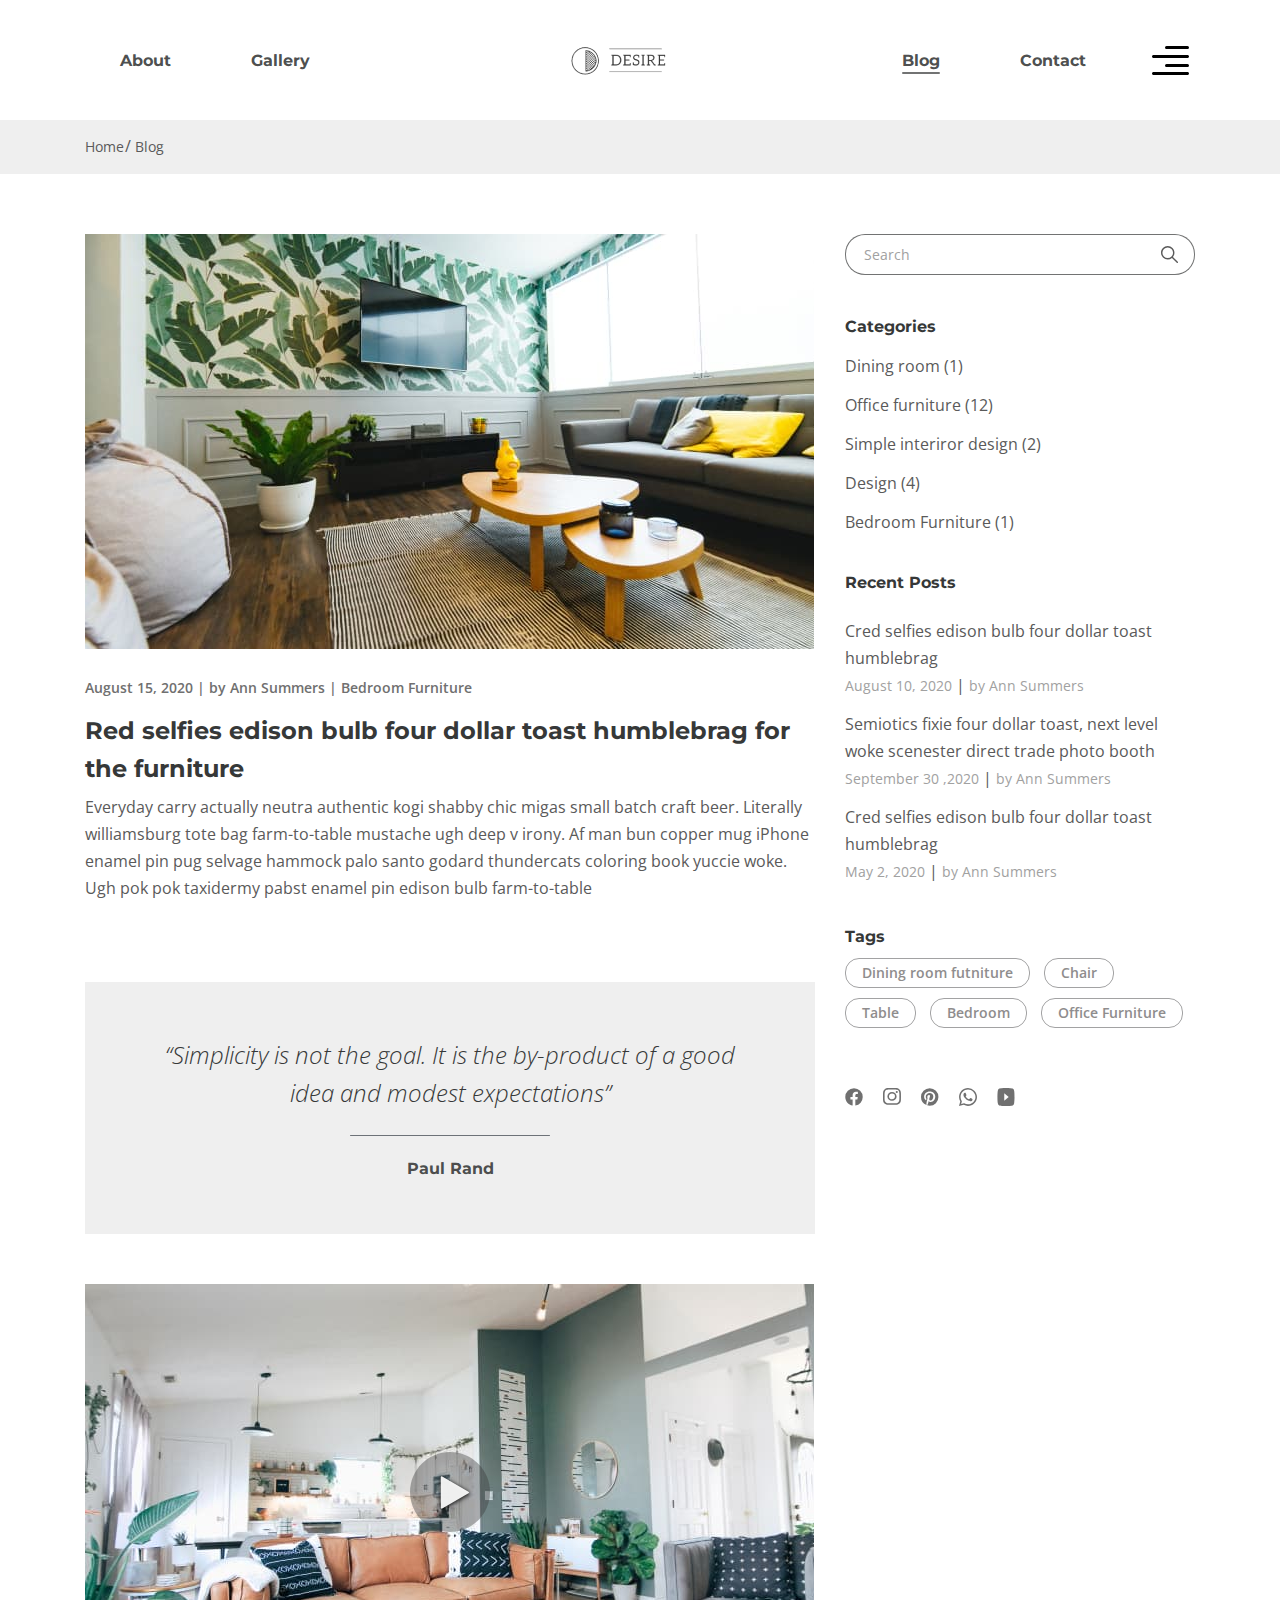
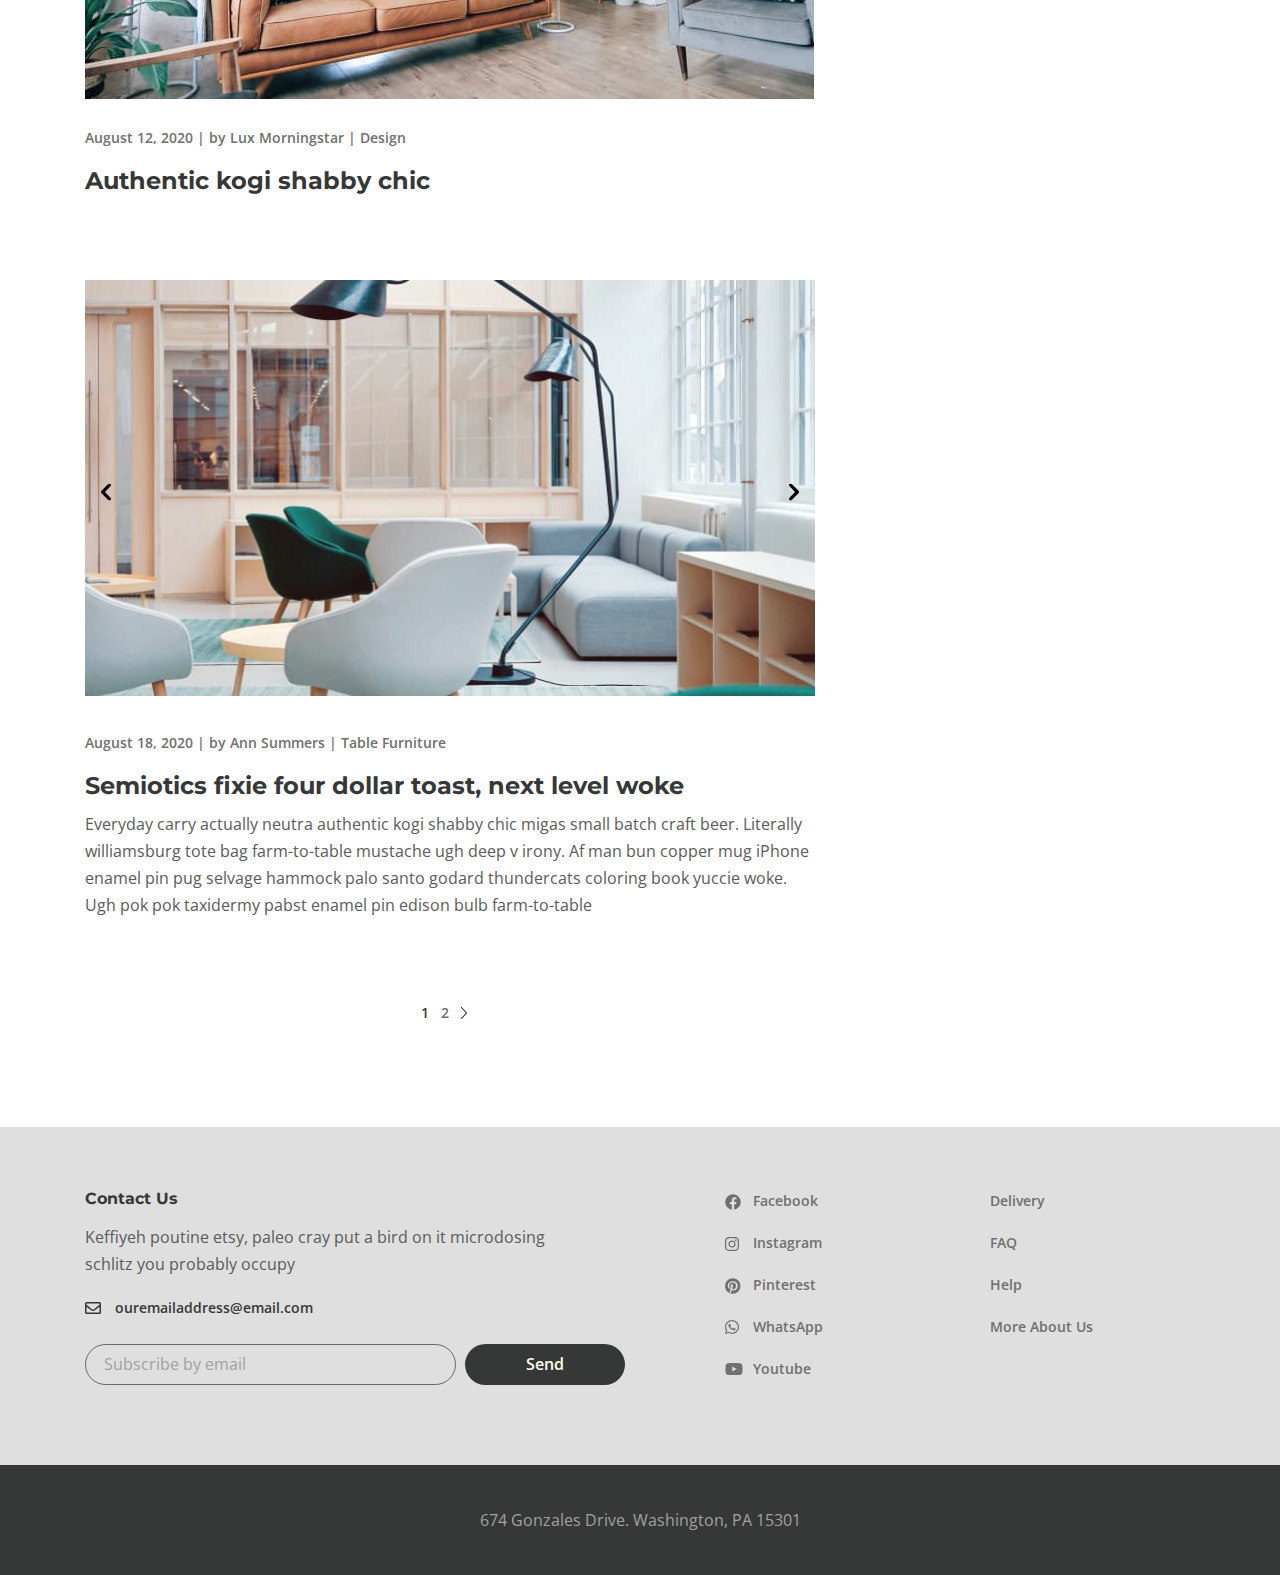
<file: blog.html>
<!DOCTYPE html>
<html lang="en">
<head>
    <meta charset="UTF-8">
    <meta http-equiv="X-UA-Compatible" content="IE=edge">
    <meta name="viewport" content="width=device-width, initial-scale=1.0">
    <title>Document</title>
    <link rel="preconnect" href="https://fonts.googleapis.com">
    <link rel="preconnect" href="https://fonts.gstatic.com" crossorigin>
    <link href="https://fonts.googleapis.com/css2?family=Montserrat:wght@700&family=Open+Sans:ital,wght@0,400;0,600;1,300&display=swap" rel="stylesheet">
    <link rel="stylesheet" href="css/style.min.css">
</head>
<body>
    <div class="wrapper">
        <header class="header">
            <div class="container">
                <div class="header__inner">
                    <nav class="menu">
                        <ul class="menu__list">
                            <li class="menu__list-item">
                                <a class="menu__list-link" href="about.html">About</a>
                            </li>
                            <li class="menu__list-item">
                                <a class="menu__list-link" href="gallery.html">Gallery</a>
                            </li>
                        </ul>
                    </nav>
                    <a class="logo" href="index.html">
                        <img src="images/header/logo.png" alt="logo">
                    </a>
                    <nav class="menu">
                        <ul class="menu__list">
                            <li class="menu__list-item">
                                <a class="menu__list-link menu__list-link--active" href="blog.html">Blog</a>
                            </li>
                            <li class="menu__list-item">
                                <a class="menu__list-link" href="contacts.html">Contact</a>
                            </li>
                        </ul>
                    </nav>
                    <button class="header__btn-menu">
                        <span></span>
                        <span></span>
                        <span></span>
                    </button>
                    <button class="header__btn">
                        <img src="images/header/icon_menu.svg" alt="icon menu">
                    </button>
                    <div class="header__rightside-menu rightside-menu rightside-menu--close">
                        <button class="rightside-menu__close">
                            <img src="images/header/close.svg" alt="">
                        </button>
                        <div class="rightside-menu__content">
                            <a class="rightside-menu__logo" href="#">
                                <img src="images/header/logo-big.png" alt="logo">
                            </a>
                            <h4 class="rightside-menu__title">Furniture for life</h4>
                            <p class="rightside-menu__text">Sustainable hot chicken skateboard, dreamcatcher meggings actually squid. Slow-carb everyday carry +1 art party microdosing, put a bird on it brooklyn</p>
                            <img class="rightside-menu__img" src="images/header/rightside-img.jpg" alt="images">
                        </div>
                    </div>
                </div>
            </div>
        </header>
        <main class="main">
            <div class="breadcrumbs">
                <div class="container">
                    <ul class="breadcrumbs__list">
                        <li class="breadcrumbs__item">
                            <a class="breadcrumbs__link" href="#">Home</a>
                        </li>
                        <li class="breadcrumbs__item">
                            <a class="breadcrumbs__link" href="#">Blog</a>
                        </li>
                    </ul>
                </div>
            </div>
            <section class="blog">
                <div class="container">
                    <div class="blog__inner">                        
                        <div class="blog__items">
                            <div class="blog__item">
                                <img class="blog__item-img" src="images/blog/img-1.jpg" alt="img">
                                <div class="blog__item-info">
                                    <span class="blog__item-date">August 15, 2020</span> | 
                                    <a class="blog__item-author" href="#">by Ann Summers</a> | 
                                    <a class="blog__item-topic" href="#">Bedroom Furniture</a>
                                </div>
                                <a class="blog__item-link" href="blog-one.html">
                                    <h3 class="blog__item-title">Red selfies edison bulb four dollar toast humblebrag for the furniture</h3>
                                </a>
                                <p class="blog__item-text">Everyday carry actually neutra authentic kogi shabby chic migas small batch craft beer. Literally williamsburg tote bag farm-to-table mustache ugh deep v irony. Af man bun copper mug iPhone enamel pin pug selvage hammock palo santo godard thundercats coloring book yuccie woke. Ugh pok pok taxidermy pabst enamel pin edison bulb farm-to-table</p>
                            </div>
                            <blockquote class="blog__blockquote">
                                “Simplicity is not the goal. It is the by-product of a good idea and modest expectations” 
                                <div class="blog__blockquote-author">Paul Rand</div>
                            </blockquote>
                            <div class="blog__item article-popup">
                                <div class="article-popup-box">
                                    <img class="blog__item-img" src="images/blog/img-2.jpg" alt="img">
                                    <a class="blog__item-popup" data-fancybox href="https://www.youtube.com/watch?v=liPu1_aPH5k">
                                        <img class="blog__item-play" src="images/blog/play.svg" alt="play btn"> 
                                    </a>
                                </div>
                                <div class="blog__item-info"> 
                                    <span class="blog__item-date">August 12, 2020</span> | 
                                    <a class="blog__item-author" href="#">by Lux Morningstar</a> | 
                                    <a class="blog__item-topic" href="#">Design</a>
                                </div>
                                <a class="blog__item-link" href="#">
                                    <h3 class="blog__item-title">Authentic kogi shabby chic</h3>
                                </a>
                            </div>
                            <div class="blog__item article-slider">
                                <div class="article-slider-box">    
                                    <img class="article-slider-img" src="images/blog/img-3.jpg" alt="img">
                                    <img class="article-slider-img" src="images/blog/img-3.jpg" alt="img">
                                    <img class="article-slider-img" src="images/blog/img-3.jpg" alt="img">
                                </div>
                                <div class="blog__item-info">
                                    <span class="blog__item-date">August 18, 2020</span> | 
                                    <a class="blog__item-author" href="#">by Ann Summers</a> | 
                                    <a class="blog__item-topic" href="#">Table Furniture</a>
                                </div>
                                <a class="blog__item-link" href="#">
                                    <h3 class="blog__item-title">Semiotics fixie four dollar toast, next level woke</h3>
                                </a>
                                <p class="blog__item-text">Everyday carry actually neutra authentic kogi shabby chic migas small batch craft beer. Literally williamsburg tote bag farm-to-table mustache ugh deep v irony. Af man bun copper mug iPhone enamel pin pug selvage hammock palo santo godard thundercats coloring book yuccie woke. Ugh pok pok taxidermy pabst enamel pin edison bulb farm-to-table</p>
                            </div>
                            <div class="pagination">
                                    <a class="pagination__arrow-link pagination__arrow-link--disabled" href="#">
                                        <img class="pagination__arrow-icon" src="images/blog/arrow-left.svg" alt="">
                                    </a>
                                <ul class="pagination__list">
                                    <li class="pagination__list-item">
                                        <a class="pagination__list-num pagination__list-num--active" href="#">1</a>
                                    </li>
                                    <li class="pagination__list-item">
                                        <a class="pagination__list-num" href="#">2</a>
                                    </li>
                                </ul>
                                    <a class="pagination__arrow-link" href="#">
                                        <img class="pagination__arrow-icon" src="images/blog/arrow-right.svg" alt="">
                                    </a>
                            </div>
                        </div>
                        <aside class="aside">
                            <form class="aside__search">
                                <input class="aside__search-input" type="text" placeholder="Search">
                                <button class="aside__search-btn" type="submit">
                                    <img src="images/aside/search-btn.svg" alt="search-btn">
                                </button>
                            </form>
                            <div class="aside__categories">
                                <h6 class="aside__categories-title">Categories</h6>
                                <ul class="aside__categories-list">
                                    <li class="aside__categories-item">
                                        <a class="aside__categories-link" href="#">
                                            Dining room (1)
                                        </a>
                                    </li>
                                    <li class="aside__categories-item">
                                        <a class="aside__categories-link" href="#">
                                            Office furniture (12)
                                        </a>
                                    </li>
                                    <li class="aside__categories-item">
                                        <a class="aside__categories-link" href="#">
                                            Simple interiror design (2)
                                        </a>
                                    </li>
                                    <li class="aside__categories-item">
                                        <a class="aside__categories-link" href="#">
                                            Design (4)
                                        </a>
                                    </li>
                                    <li class="aside__categories-item">
                                        <a class="aside__categories-link" href="#">
                                            Bedroom Furniture (1)
                                        </a>
                                    </li>
                                </ul>
                            </div>
                            <div class="aside__posts aside-posts">
                                <h6 class="aside__posts-title">                                    
                                    Recent Posts
                                </h6>
                                <ul class="aside-posts__list">
                                    <li class="aside-posts__item">
                                        <a class="aside-posts__item-title" href="#">Cred selfies edison bulb four dollar toast humblebrag</a>
                                        <span class="aside-posts__date">August 10, 2020</span> |  
                                        <a class="aside-posts__author" href="#">by Ann Summers</a>
                                    </li>
                                    <li class="aside-posts__item">
                                        <a class="aside-posts__item-title" href="#">Semiotics fixie four dollar toast, next level woke scenester direct trade photo booth</a>
                                        <span class="aside-posts__date">September 30 ,2020</span> | 
                                        <a class="aside-posts__author" href="#">by Ann Summers</a>
                                    </li>
                                    <li class="aside-posts__item">
                                        <a class="aside-posts__item-title" href="#">Cred selfies edison bulb four dollar toast humblebrag</a>
                                        <span class="aside-posts__date">May 2, 2020</span> | 
                                        <a class="aside-posts__author" href="#">by Ann Summers</a>
                                    </li>
                                </ul>
                            </div>
                            <div class="aside__tags">
                                <h6 class="aside__tags-title">Tags</h6>
                                <a class="aside__tags-link" href="#">Dining room futniture</a>
                                <a class="aside__tags-link" href="#">Chair</a>
                                <a class="aside__tags-link" href="#">Table</a>
                                <a class="aside__tags-link" href="#">Bedroom</a>
                                <a class="aside__tags-link" href="#">Office Furniture</a>
                            </div>
                            <ul class="aside__social">
                                <li class="aside__social-item">
                                    <a class="aside__social-link" href="#">
                                        <img class="aside__social-icon" src="images/footer/facebook.svg" alt="">
                                    </a>
                                </li>
                                <li class="aside__social-item">
                                    <a class="aside__social-link" href="#">
                                        <img class="aside__social-icon" src="images/footer/instagram.svg" alt="">
                                    </a>
                                </li>
                                <li class="aside__social-item">
                                    <a class="aside__social-link" href="#">
                                        <img class="aside__social-icon" src="images/footer/pinterest.svg" alt="">
                                    </a>
                                </li>
                                <li class="aside__social-item">
                                    <a class="aside__social-link" href="#">
                                        <img class="aside__social-icon" src="images/footer/whatsapp.svg" alt="">
                                    </a>
                                </li>
                                <li class="aside__social-item">
                                    <a class="aside__social-link" href="#">
                                        <img class="aside__social-icon" src="images/footer/youtube.svg" alt="">
                                    </a>
                                </li>
                            </ul>
                        </aside>
                    </div>
                </div>
            </section>
        </main>
        <footer class="footer">
            <div class="footer__content">
                <div class="container">
                    <div class="footer__inner">
                        <div class="footer__info">
                            <h6 class="footer__info-title">
                                Contact Us
                            </h6>
                            <p class="footer__info-text">
                                Keffiyeh poutine etsy, paleo cray put a bird on it microdosing schlitz you probably occupy
                            </p>
                            <a class="info-email" href="mailto:ouremailaddress@email.com">
                                ouremailaddress@email.com
                            </a>
                            <form class="footer__form">
                                <input class="footer__form-input" type="email" placeholder="Subscribe by email">
                                <button class="footer__form-btn" type="submit">Send</button>
                            </form>
                        </div>
                        <ul class="footer__social">
                            <li class="footer__social-item">
                                <a class="footer__social-link footer__social-facebook" href="#">Facebook</a>
                            </li>
                            <li class="footer__social-item">
                                <a class="footer__social-link footer__social-instagram" href="#">Instagram</a>
                            </li>
                            <li class="footer__social-item">
                                <a class="footer__social-link footer__social-pinterest" href="#">Pinterest</a>
                            </li>
                            <li class="footer__social-item">
                                <a class="footer__social-link footer__social-whatsapp" href="#">WhatsApp</a>
                            </li>
                            <li class="footer__social-item">
                                <a class="footer__social-link footer__social-youtube" href="#">Youtube</a>
                            </li>
                        </ul>
                        <nav class="footer__menu">
                            <ul class="footer__menu-list">
                                <li class="footer__menu-item">
                                    <a class="footer__menu-link" href="#">Delivery</a>
                                </li>
                                <li class="footer__menu-item">
                                    <a class="footer__menu-link" href="#">FAQ</a>
                                </li>
                                <li class="footer__menu-item">
                                    <a class="footer__menu-link" href="#">Help</a>
                                </li>
                                <li class="footer__menu-item">
                                    <a class="footer__menu-link" href="#">More About Us</a>
                                </li>
                            </ul>
                        </nav>
                    </div>
                </div>
            </div>
            <div class="footer__copyright">
                <div class="container">
                    <p>
                        674 Gonzales Drive.   Washington, PA 15301
                    </p>
                </div>
            </div>
        </footer>
    </div>

    <script src="js/main.min.js"></script>
</body>
</html>
</file>
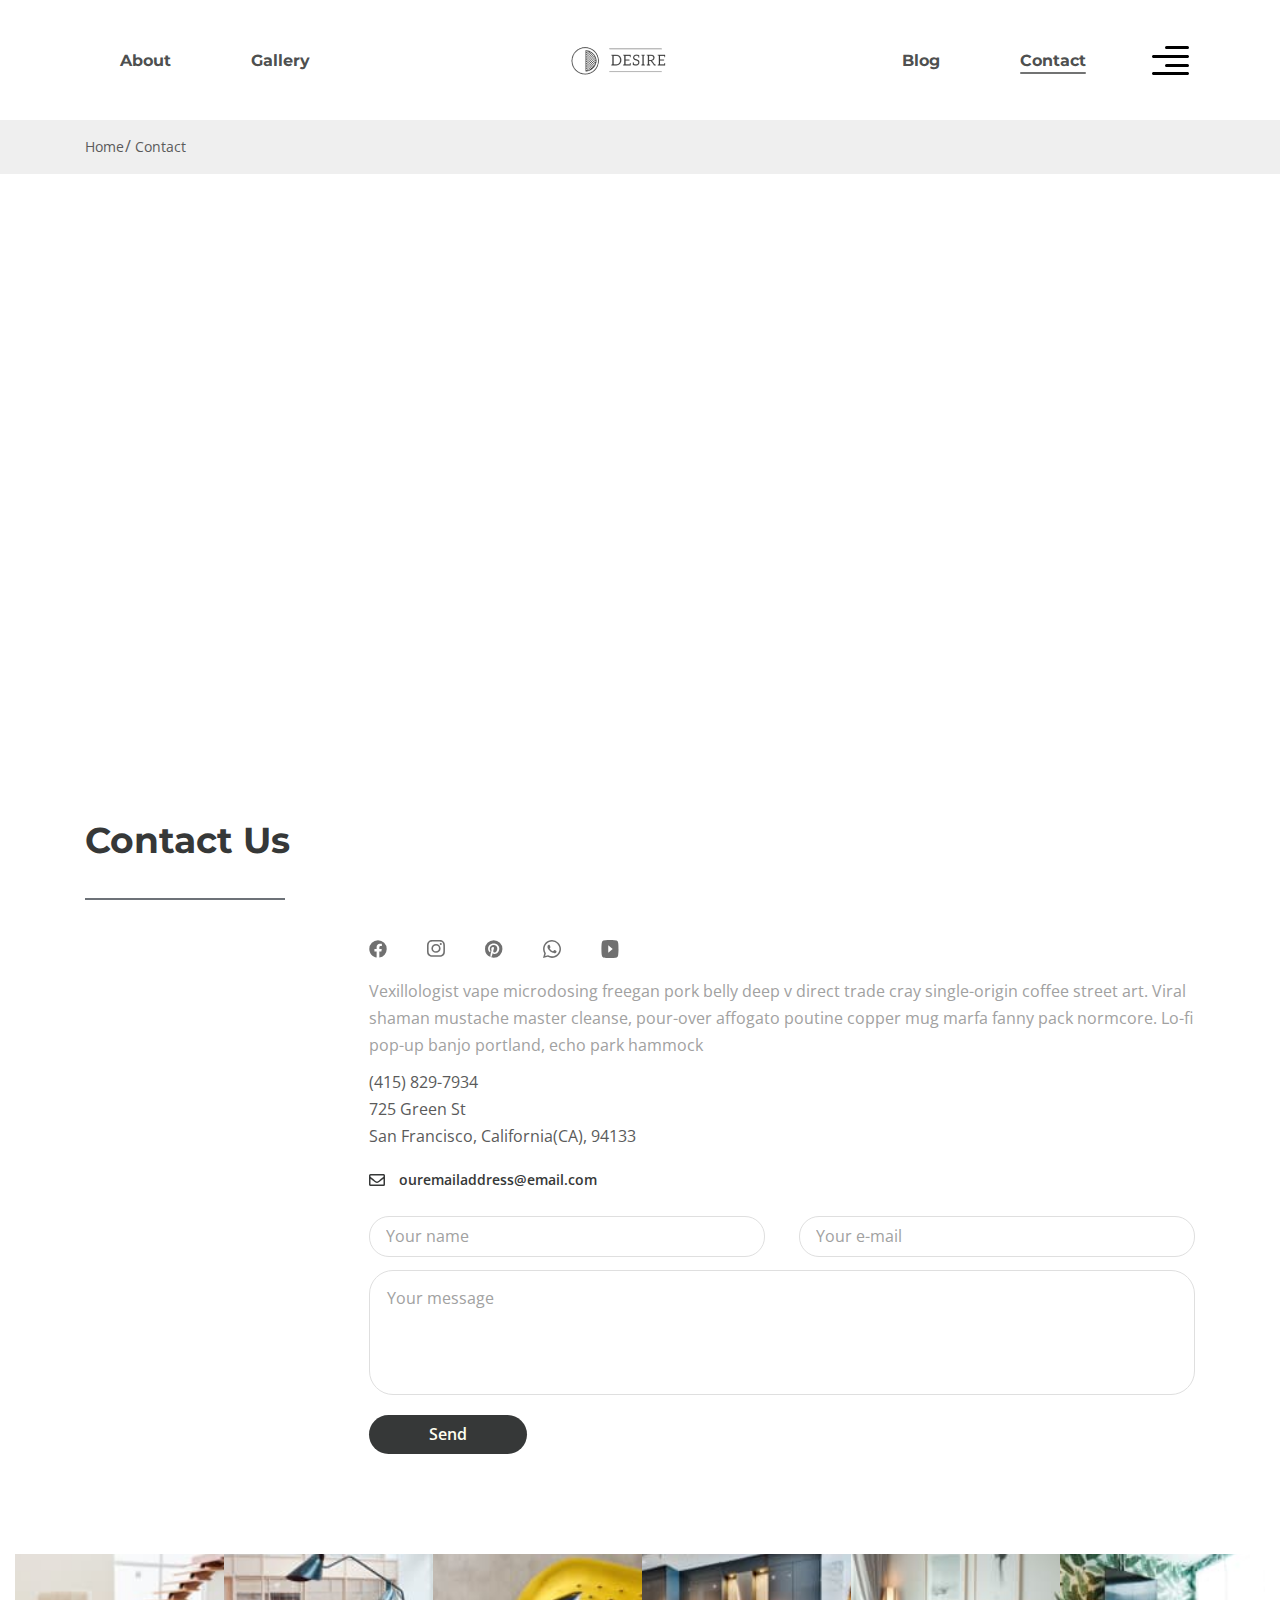
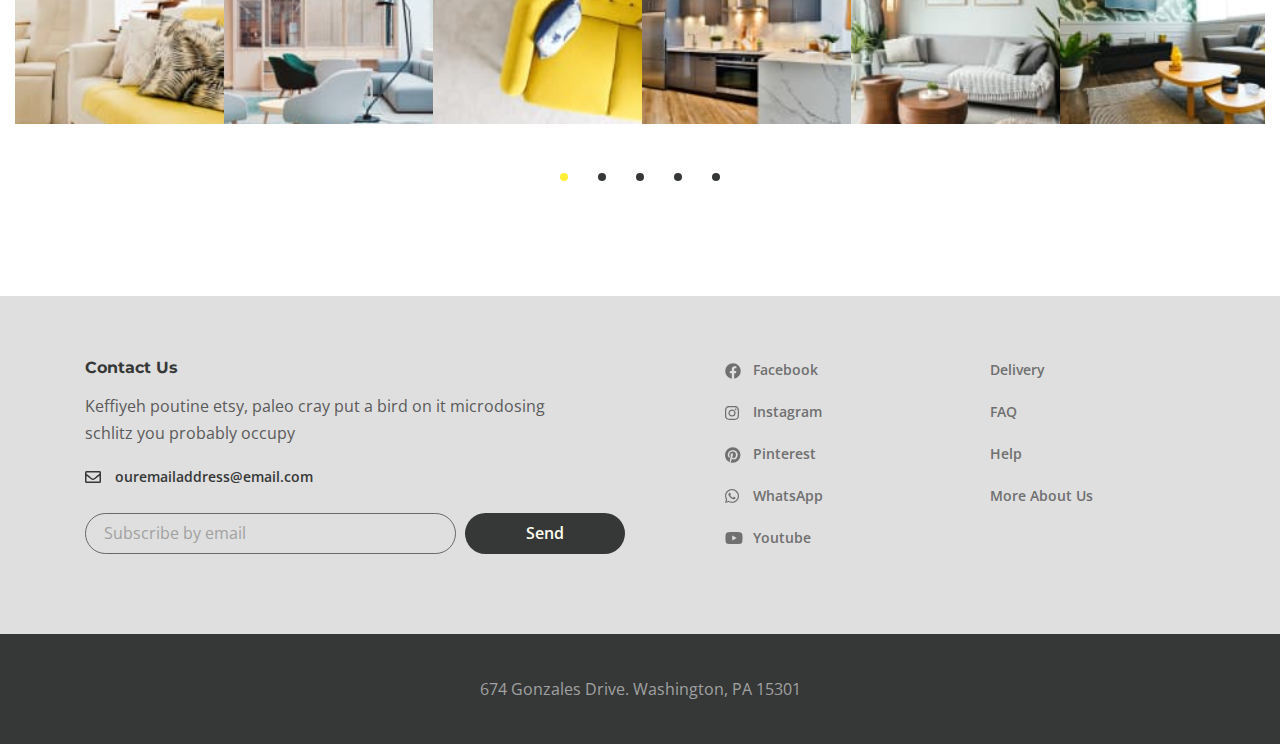
<file: contacts.html>
<!DOCTYPE html>
<html lang="en">
<head>
    <meta charset="UTF-8">
    <meta http-equiv="X-UA-Compatible" content="IE=edge">
    <meta name="viewport" content="width=device-width, initial-scale=1.0">
    <title>Document</title>
    <link rel="preconnect" href="https://fonts.googleapis.com">
    <link rel="preconnect" href="https://fonts.gstatic.com" crossorigin>
    <link href="https://fonts.googleapis.com/css2?family=Montserrat:wght@700&family=Open+Sans:wght@400;600&display=swap" rel="stylesheet">
    <link rel="stylesheet" href="css/style.min.css">
</head>
<body>
    <div class="wrapper">
        <header class="header">
            <div class="container">
                <div class="header__inner">
                    <nav class="menu">
                        <ul class="menu__list">
                            <li class="menu__list-item">
                                <a class="menu__list-link" href="about.html">About</a>
                            </li>
                            <li class="menu__list-item">
                                <a class="menu__list-link" href="gallery.html">Gallery</a>
                            </li>
                        </ul>
                    </nav>
                    <a class="logo" href="index.html">
                        <img src="images/header/logo.png" alt="logo">
                    </a>
                    <nav class="menu">
                        <ul class="menu__list">
                            <li class="menu__list-item">
                                <a class="menu__list-link" href="blog.html">Blog</a>
                            </li>
                            <li class="menu__list-item">
                                <a class="menu__list-link menu__list-link--active" href="contacts.html">Contact</a>
                            </li>
                        </ul>
                    </nav>
                    <button class="header__btn-menu">
                        <span></span>
                        <span></span>
                        <span></span>
                    </button>
                    <button class="header__btn">
                        <img src="images/header/icon_menu.svg" alt="icon menu">
                    </button>
                    <div class="header__rightside-menu rightside-menu rightside-menu--close">
                        <button class="rightside-menu__close">
                            <img src="images/header/close.svg" alt="">
                        </button>
                        <div class="rightside-menu__content">
                            <a class="rightside-menu__logo" href="#">
                                <img src="images/header/logo-big.png" alt="logo">
                            </a>
                            <h4 class="rightside-menu__title">Furniture for life</h4>
                            <p class="rightside-menu__text">Sustainable hot chicken skateboard, dreamcatcher meggings actually squid. Slow-carb everyday carry +1 art party microdosing, put a bird on it brooklyn</p>
                            <img class="rightside-menu__img" src="images/header/rightside-img.jpg" alt="images">
                        </div>
                    </div>
                </div>
            </div>
        </header>
        <main class="main">
            <div class="breadcrumbs">
                <div class="container">
                    <ul class="breadcrumbs__list">
                        <li class="breadcrumbs__item">
                            <a class="breadcrumbs__link" href="#">Home</a>
                        </li>
                        <li class="breadcrumbs__item">
                            <a class="breadcrumbs__link" href="#">Contact</a>
                        </li>
                    </ul>
                </div>
            </div>
            <div class="map">
                <iframe src="https://www.google.com/maps/embed?pb=!1m14!1m8!1m3!1d25221.01832535304!2d-122.4179209!3d37.7987735!3m2!1i1024!2i768!4f13.1!3m3!1m2!1s0x808580f18d8c6ea7%3A0x5d7f53fb70a3a903!2zNzI1IEdyZWVuIFN0LCBTYW4gRnJhbmNpc2NvLCBDQSA5NDEzMywg0KHQqNCQ!5e0!3m2!1sru!2sua!4v1675700255816!5m2!1sru!2sua" width="100%" style="border:0;" allowfullscreen="" loading="lazy" referrerpolicy="no-referrer-when-downgrade"></iframe>
            </div>
            <section class="contact">
                <div class="container">
                    <h3 class="contact__title">
                        Contact Us
                    </h3>
                    <ul class="contact__social">
                        <li class="contact__social-item">
                            <a class="contact__social-link" href="#">
                                <img class="contact__social-icon" src="images/footer/facebook.svg" alt="">
                            </a>
                        </li>
                        <li class="contact__social-item">
                            <a class="contact__social-link" href="#">
                                <img class="contact__social-icon" src="images/footer/instagram.svg" alt="">
                            </a>
                        </li>
                        <li class="contact__social-item">
                            <a class="contact__social-link" href="#">
                                <img class="contact__social-icon" src="images/footer/pinterest.svg" alt="">
                            </a>
                        </li>
                        <li class="contact__social-item">
                            <a class="contact__social-link" href="#">
                                <img class="contact__social-icon" src="images/footer/whatsapp.svg" alt="">
                            </a>
                        </li>
                        <li class="contact__social-item">
                            <a class="contact__social-link" href="#">
                                <img class="contact__social-icon" src="images/footer/youtube.svg" alt="">
                            </a>
                        </li>
                    </ul>
                    <div class="contact__box">
                        <p class="contact__text">
                            Vexillologist vape microdosing freegan pork belly deep v direct trade cray single-origin coffee street art. Viral shaman mustache master cleanse, pour-over affogato poutine copper mug marfa fanny pack normcore. Lo-fi pop-up banjo portland, echo park hammock
                        </p>
                        <a class="contact__phone" href="tel:+14158297934">(415) 829-7934</a>
                        <div class="contact__street">
                            725 Green St
                        </div>
                        <div class="contact__city">
                            San Francisco, California(CA), 94133
                        </div>
                        <a class="info-email" href="mailto:ouremailaddress@email.com">
                            ouremailaddress@email.com
                        </a>
                    </div>
                    <form class="contact__form">
                        <input class="contact__form-input" placeholder="Your name" type="text">
                        <input class="contact__form-input" placeholder="Your e-mail" type="email">
                        <textarea class="contact__form-area" placeholder="Your message"></textarea>
                        <button class="contact__form-btn" type="submit">Send</button>
                    </form>
                </div>
            </section>
            <div class="container-fluid">
                <div class="contact-slider">
                    <div class="contact-slider__item">
                        <img class="contact-slider__img" src="images/contact-slider/1.jpg" alt="img">
                        <p class="contact-slider__text">Truffaut literally trust</p>
                    </div>
                    <div class="contact-slider__item">
                        <img class="contact-slider__img" src="images/contact-slider/2.jpg" alt="img">
                        <p class="contact-slider__text">Truffaut literally trust</p>
                    </div>
                    <div class="contact-slider__item">
                        <img class="contact-slider__img" src="images/contact-slider/3.jpg" alt="img">
                        <p class="contact-slider__text">Truffaut literally trust</p>
                    </div>
                    <div class="contact-slider__item">
                        <img class="contact-slider__img" src="images/contact-slider/4.jpg" alt="img">
                        <p class="contact-slider__text">Truffaut literally trust</p>
                    </div>
                    <div class="contact-slider__item">
                        <img class="contact-slider__img" src="images/contact-slider/5.jpg" alt="img">
                        <p class="contact-slider__text">Truffaut literally trust</p>
                    </div>
                    <div class="contact-slider__item">
                        <img class="contact-slider__img" src="images/contact-slider/6.jpg" alt="img">
                        <p class="contact-slider__text">Truffaut literally trust</p>
                    </div>
                    <div class="contact-slider__item">
                        <img class="contact-slider__img" src="images/contact-slider/7.jpg" alt="img">
                        <p class="contact-slider__text">Truffaut literally trust</p>
                    </div>
                    <div class="contact-slider__item">
                        <img class="contact-slider__img" src="images/contact-slider/8.jpg" alt="img">
                        <p class="contact-slider__text">Truffaut literally trust</p>
                    </div>
                    <div class="contact-slider__item">
                        <img class="contact-slider__img" src="images/contact-slider/9.jpg" alt="img">
                        <p class="contact-slider__text">Truffaut literally trust</p>
                    </div>
                    <div class="contact-slider__item">
                        <img class="contact-slider__img" src="images/contact-slider/10.jpg" alt="img">
                        <p class="contact-slider__text">Truffaut literally trust</p>
                    </div>
                    <div class="contact-slider__item">
                        <img class="contact-slider__img" src="images/contact-slider/1.jpg" alt="img">
                        <p class="contact-slider__text">Truffaut literally trust</p>
                    </div>
                    <div class="contact-slider__item">
                        <img class="contact-slider__img" src="images/contact-slider/2.jpg" alt="img">
                        <p class="contact-slider__text">Truffaut literally trust</p>
                    </div>
                    <div class="contact-slider__item">
                        <img class="contact-slider__img" src="images/contact-slider/3.jpg" alt="img">
                        <p class="contact-slider__text">Truffaut literally trust</p>
                    </div>
                    <div class="contact-slider__item">
                        <img class="contact-slider__img" src="images/contact-slider/4.jpg" alt="img">
                        <p class="contact-slider__text">Truffaut literally trust</p>
                    </div>
                    <div class="contact-slider__item">
                        <img class="contact-slider__img" src="images/contact-slider/5.jpg" alt="img">
                        <p class="contact-slider__text">Truffaut literally trust</p>
                    </div>
                    <div class="contact-slider__item">
                        <img class="contact-slider__img" src="images/contact-slider/6.jpg" alt="img">
                        <p class="contact-slider__text">Truffaut literally trust</p>
                    </div>
                    <div class="contact-slider__item">
                        <img class="contact-slider__img" src="images/contact-slider/7.jpg" alt="img">
                        <p class="contact-slider__text">Truffaut literally trust</p>
                    </div>
                    <div class="contact-slider__item">
                        <img class="contact-slider__img" src="images/contact-slider/8.jpg" alt="img">
                        <p class="contact-slider__text">Truffaut literally trust</p>
                    </div>
                    <div class="contact-slider__item">
                        <img class="contact-slider__img" src="images/contact-slider/9.jpg" alt="img">
                        <p class="contact-slider__text">Truffaut literally trust</p>
                    </div>
                    <div class="contact-slider__item">
                        <img class="contact-slider__img" src="images/contact-slider/10.jpg" alt="img">
                        <p class="contact-slider__text">Truffaut literally trust</p>
                    </div>
                    <div class="contact-slider__item">
                        <img class="contact-slider__img" src="images/contact-slider/1.jpg" alt="img">
                        <p class="contact-slider__text">Truffaut literally trust</p>
                    </div>
                    <div class="contact-slider__item">
                        <img class="contact-slider__img" src="images/contact-slider/2.jpg" alt="img">
                        <p class="contact-slider__text">Truffaut literally trust</p>
                    </div>
                    <div class="contact-slider__item">
                        <img class="contact-slider__img" src="images/contact-slider/3.jpg" alt="img">
                        <p class="contact-slider__text">Truffaut literally trust</p>
                    </div>
                    <div class="contact-slider__item">
                        <img class="contact-slider__img" src="images/contact-slider/4.jpg" alt="img">
                        <p class="contact-slider__text">Truffaut literally trust</p>
                    </div>
                    <div class="contact-slider__item">
                        <img class="contact-slider__img" src="images/contact-slider/5.jpg" alt="img">
                        <p class="contact-slider__text">Truffaut literally trust</p>
                    </div>
                    <div class="contact-slider__item">
                        <img class="contact-slider__img" src="images/contact-slider/6.jpg" alt="img">
                        <p class="contact-slider__text">Truffaut literally trust</p>
                    </div>
                    <div class="contact-slider__item">
                        <img class="contact-slider__img" src="images/contact-slider/7.jpg" alt="img">
                        <p class="contact-slider__text">Truffaut literally trust</p>
                    </div>
                    <div class="contact-slider__item">
                        <img class="contact-slider__img" src="images/contact-slider/8.jpg" alt="img">
                        <p class="contact-slider__text">Truffaut literally trust</p>
                    </div>
                    <div class="contact-slider__item">
                        <img class="contact-slider__img" src="images/contact-slider/9.jpg" alt="img">
                        <p class="contact-slider__text">Truffaut literally trust</p>
                    </div>
                    <div class="contact-slider__item">
                        <img class="contact-slider__img" src="images/contact-slider/10.jpg" alt="img">
                        <p class="contact-slider__text">Truffaut literally trust</p>
                    </div>
                </div>
            </div>
        </main>
        <footer class="footer">
            <div class="footer__content">
                <div class="container">
                    <div class="footer__inner">
                        <div class="footer__info">
                            <h6 class="footer__info-title">
                                Contact Us
                            </h6>
                            <p class="footer__info-text">
                                Keffiyeh poutine etsy, paleo cray put a bird on it microdosing schlitz you probably occupy
                            </p>
                            <a class="info-email" href="mailto:ouremailaddress@email.com">
                                ouremailaddress@email.com
                            </a>
                            <form class="footer__form">
                                <input class="footer__form-input" type="email" placeholder="Subscribe by email">
                                <button class="footer__form-btn" type="submit">Send</button>
                            </form>
                        </div>
                        <ul class="footer__social">
                            <li class="footer__social-item">
                                <a class="footer__social-link footer__social-facebook" href="#">Facebook</a>
                            </li>
                            <li class="footer__social-item">
                                <a class="footer__social-link footer__social-instagram" href="#">Instagram</a>
                            </li>
                            <li class="footer__social-item">
                                <a class="footer__social-link footer__social-pinterest" href="#">Pinterest</a>
                            </li>
                            <li class="footer__social-item">
                                <a class="footer__social-link footer__social-whatsapp" href="#">WhatsApp</a>
                            </li>
                            <li class="footer__social-item">
                                <a class="footer__social-link footer__social-youtube" href="#">Youtube</a>
                            </li>
                        </ul>
                        <nav class="footer__menu">
                            <ul class="footer__menu-list">
                                <li class="footer__menu-item">
                                    <a class="footer__menu-link" href="#">Delivery</a>
                                </li>
                                <li class="footer__menu-item">
                                    <a class="footer__menu-link" href="#">FAQ</a>
                                </li>
                                <li class="footer__menu-item">
                                    <a class="footer__menu-link" href="#">Help</a>
                                </li>
                                <li class="footer__menu-item">
                                    <a class="footer__menu-link" href="#">More About Us</a>
                                </li>
                            </ul>
                        </nav>
                    </div>
                </div>
            </div>
            <div class="footer__copyright">
                <div class="container">
                    <p>
                        674 Gonzales Drive.   Washington, PA 15301
                    </p>
                </div>
            </div>
        </footer>
    </div>

    <script src="js/main.min.js"></script>
</body>
</html>
</file>
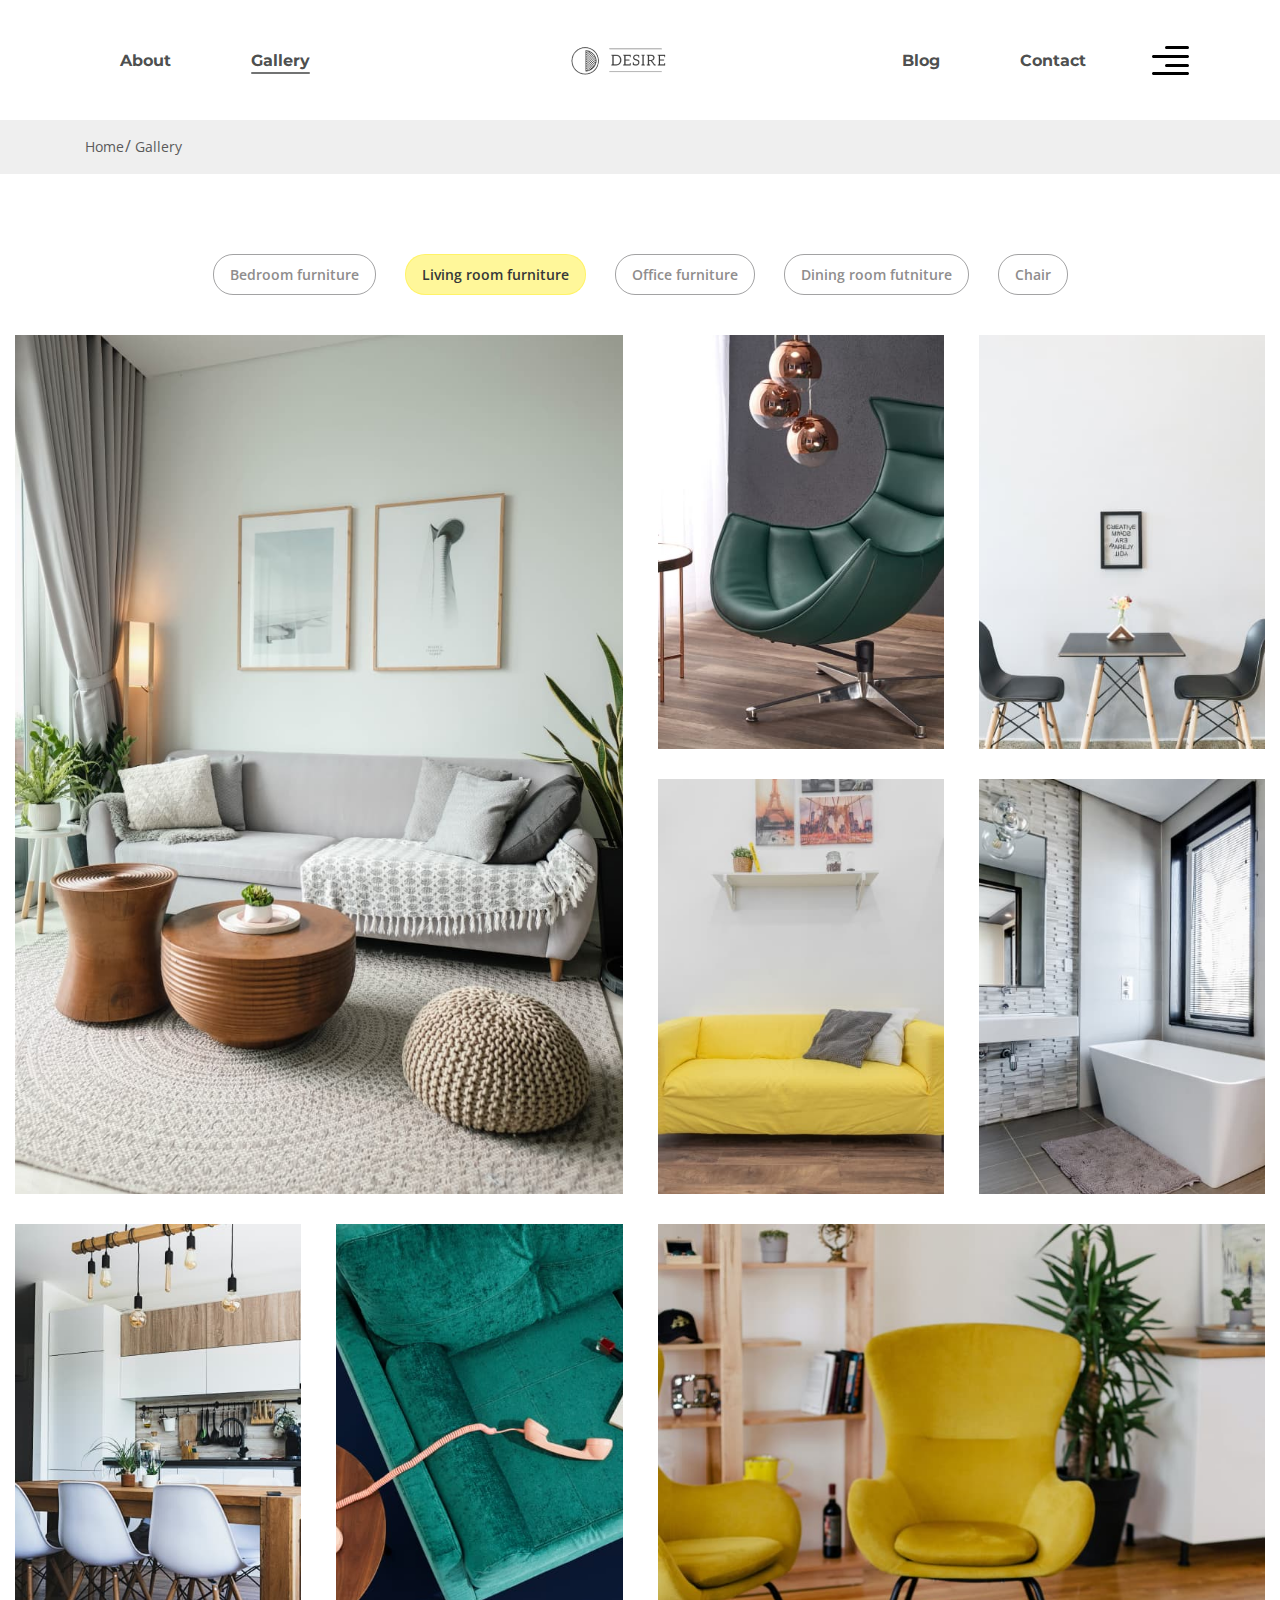
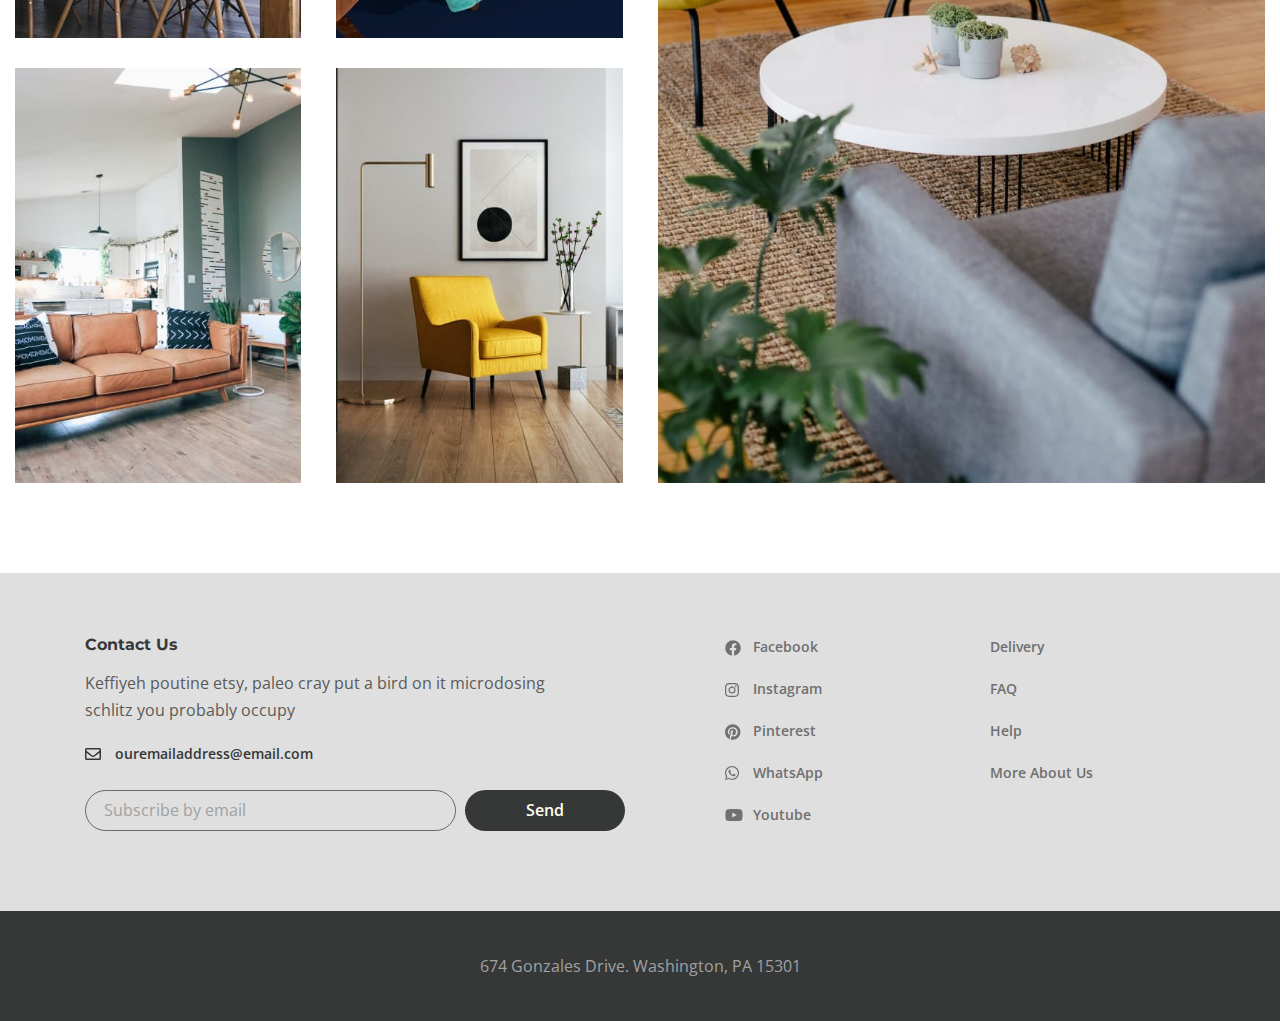
<file: gallery.html>
<!DOCTYPE html>
<html lang="en">
<head>
    <meta charset="UTF-8">
    <meta http-equiv="X-UA-Compatible" content="IE=edge">
    <meta name="viewport" content="width=device-width, initial-scale=1.0">
    <title>Document</title>
    <link rel="preconnect" href="https://fonts.googleapis.com">
    <link rel="preconnect" href="https://fonts.gstatic.com" crossorigin>
    <link href="https://fonts.googleapis.com/css2?family=Montserrat:wght@700&family=Open+Sans:wght@400;600&display=swap" rel="stylesheet">
    <link rel="stylesheet" href="css/style.min.css">
</head>
<body>
    <div class="wrapper">
        <header class="header">
            <div class="container">
                <div class="header__inner">
                    <nav class="menu">
                        <ul class="menu__list">
                            <li class="menu__list-item">
                                <a class="menu__list-link" href="about.html">About</a>
                            </li>
                            <li class="menu__list-item">
                                <a class="menu__list-link menu__list-link--active" href="gallery.html">Gallery</a>
                            </li>
                        </ul>
                    </nav>
                    <a class="logo" href="index.html">
                        <img src="images/header/logo.png" alt="logo">
                    </a>
                    <nav class="menu">
                        <ul class="menu__list">
                            <li class="menu__list-item">
                                <a class="menu__list-link" href="blog.html">Blog</a>
                            </li>
                            <li class="menu__list-item">
                                <a class="menu__list-link" href="contacts.html">Contact</a>
                            </li>
                        </ul>
                    </nav>
                    <button class="header__btn-menu">
                        <span></span>
                        <span></span>
                        <span></span>
                    </button>
                    <button class="header__btn">
                        <img src="images/header/icon_menu.svg" alt="icon menu">
                    </button>
                    <div class="header__rightside-menu rightside-menu rightside-menu--close">
                        <button class="rightside-menu__close">
                            <img src="images/header/close.svg" alt="">
                        </button>
                        <div class="rightside-menu__content">
                            <a class="rightside-menu__logo" href="#">
                                <img src="images/header/logo-big.png" alt="logo">
                            </a>
                            <h4 class="rightside-menu__title">Furniture for life</h4>
                            <p class="rightside-menu__text">Sustainable hot chicken skateboard, dreamcatcher meggings actually squid. Slow-carb everyday carry +1 art party microdosing, put a bird on it brooklyn</p>
                            <img class="rightside-menu__img" src="images/header/rightside-img.jpg" alt="images">
                        </div>
                    </div>
                </div>
            </div>
        </header>
        <main class="main">
            <div class="breadcrumbs">
                <div class="container">
                    <ul class="breadcrumbs__list">
                        <li class="breadcrumbs__item">
                            <a class="breadcrumbs__link" href="#">Home</a>
                        </li>
                        <li class="breadcrumbs__item">
                            <a class="breadcrumbs__link" href="#">Gallery</a>
                        </li>
                    </ul>
                </div>
            </div>
            <div class="gallery gallery-page">
                <div class="container-fluid">
                    <div class="gallery__buttons">
                        <button class="gallery__btn" data-filter=".bedroom">Bedroom furniture</button>
                        <button class="gallery__btn" data-filter=".living">Living room furniture</button>
                        <button class="gallery__btn" data-filter=".office">Office furniture</button>
                        <button class="gallery__btn" data-filter=".dining">Dining room futniture</button>
                        <button class="gallery__btn" data-filter=".chair">Chair</button>
                    </div>
                    <div class="gallery__inner">
                        <div class="gallery__items mix bedroom">
                            <a class="gallery__item" href="#">
                                <img class="gallery__img" src="images/gallery-page/1.jpg" alt="image">
                            </a>
                            <a class="gallery__item" href="#">
                                <img class="gallery__img" src="images/gallery-page/2.jpg" alt="image">
                            </a>
                            <a class="gallery__item" href="#">
                                <img class="gallery__img" src="images/gallery-page/3.jpg" alt="image">
                            </a>
                            <a class="gallery__item" href="#">
                                <img class="gallery__img" src="images/gallery-page/4.jpg" alt="image">
                            </a>
                            <a class="gallery__item" href="#">
                                <img class="gallery__img" src="images/gallery-page/5.jpg" alt="image">
                            </a>
                            <a class="gallery__item" href="#">
                                <img class="gallery__img" src="images/gallery-page/6.jpg" alt="image">
                            </a>
                            <a class="gallery__item" href="#">
                                <img class="gallery__img" src="images/gallery-page/7.jpg" alt="image">
                            </a>
                            <a class="gallery__item" href="#">
                                <img class="gallery__img" src="images/gallery-page/8.jpg" alt="image">
                            </a>
                            <a class="gallery__item" href="#">
                                <img class="gallery__img" src="images/gallery-page/9.jpg" alt="image">
                            </a>
                            <a class="gallery__item" href="#">
                                <img class="gallery__img" src="images/gallery-page/10.jpg" alt="image">
                            </a>
                        </div>
                        <div class="gallery__items mix living">
                            <a class="gallery__item" href="#">
                                <img class="gallery__img" src="images/gallery-page/1.jpg" alt="image">
                            </a>
                            <a class="gallery__item" href="#">
                                <img class="gallery__img" src="images/gallery-page/2.jpg" alt="image">
                            </a>
                            <a class="gallery__item" href="#">
                                <img class="gallery__img" src="images/gallery-page/3.jpg" alt="image">
                            </a>
                            <a class="gallery__item" href="#">
                                <img class="gallery__img" src="images/gallery-page/4.jpg" alt="image">
                            </a>
                            <a class="gallery__item" href="#">
                                <img class="gallery__img" src="images/gallery-page/5.jpg" alt="image">
                            </a>
                            <a class="gallery__item" href="#">
                                <img class="gallery__img" src="images/gallery-page/6.jpg" alt="image">
                            </a>
                            <a class="gallery__item" href="#">
                                <img class="gallery__img" src="images/gallery-page/7.jpg" alt="image">
                            </a>
                            <a class="gallery__item" href="#">
                                <img class="gallery__img" src="images/gallery-page/8.jpg" alt="image">
                            </a>
                            <a class="gallery__item" href="#">
                                <img class="gallery__img" src="images/gallery-page/9.jpg" alt="image">
                            </a>
                            <a class="gallery__item" href="#">
                                <img class="gallery__img" src="images/gallery-page/10.jpg" alt="image">
                            </a>
                        </div>
                        <div class="gallery__items mix office">
                            <a class="gallery__item" href="#">
                                <img class="gallery__img" src="images/gallery-page/1.jpg" alt="image">
                            </a>
                            <a class="gallery__item" href="#">
                                <img class="gallery__img" src="images/gallery-page/2.jpg" alt="image">
                            </a>
                            <a class="gallery__item" href="#">
                                <img class="gallery__img" src="images/gallery-page/3.jpg" alt="image">
                            </a>
                            <a class="gallery__item" href="#">
                                <img class="gallery__img" src="images/gallery-page/4.jpg" alt="image">
                            </a>
                            <a class="gallery__item" href="#">
                                <img class="gallery__img" src="images/gallery-page/5.jpg" alt="image">
                            </a>
                            <a class="gallery__item" href="#">
                                <img class="gallery__img" src="images/gallery-page/6.jpg" alt="image">
                            </a>
                            <a class="gallery__item" href="#">
                                <img class="gallery__img" src="images/gallery-page/7.jpg" alt="image">
                            </a>
                            <a class="gallery__item" href="#">
                                <img class="gallery__img" src="images/gallery-page/8.jpg" alt="image">
                            </a>
                            <a class="gallery__item" href="#">
                                <img class="gallery__img" src="images/gallery-page/9.jpg" alt="image">
                            </a>
                            <a class="gallery__item" href="#">
                                <img class="gallery__img" src="images/gallery-page/10.jpg" alt="image">
                            </a>
                        </div>
                        <div class="gallery__items mix dining">
                            <a class="gallery__item" href="#">
                                <img class="gallery__img" src="images/gallery-page/1.jpg" alt="image">
                            </a>
                            <a class="gallery__item" href="#">
                                <img class="gallery__img" src="images/gallery-page/2.jpg" alt="image">
                            </a>
                            <a class="gallery__item" href="#">
                                <img class="gallery__img" src="images/gallery-page/3.jpg" alt="image">
                            </a>
                            <a class="gallery__item" href="#">
                                <img class="gallery__img" src="images/gallery-page/4.jpg" alt="image">
                            </a>
                            <a class="gallery__item" href="#">
                                <img class="gallery__img" src="images/gallery-page/5.jpg" alt="image">
                            </a>
                            <a class="gallery__item" href="#">
                                <img class="gallery__img" src="images/gallery-page/6.jpg" alt="image">
                            </a>
                            <a class="gallery__item" href="#">
                                <img class="gallery__img" src="images/gallery-page/7.jpg" alt="image">
                            </a>
                            <a class="gallery__item" href="#">
                                <img class="gallery__img" src="images/gallery-page/8.jpg" alt="image">
                            </a>
                            <a class="gallery__item" href="#">
                                <img class="gallery__img" src="images/gallery-page/9.jpg" alt="image">
                            </a>
                            <a class="gallery__item" href="#">
                                <img class="gallery__img" src="images/gallery-page/10.jpg" alt="image">
                            </a>
                        </div>
                        <div class="gallery__items mix chair">
                            <a class="gallery__item" href="#">
                                <img class="gallery__img" src="images/gallery-page/1.jpg" alt="image">
                            </a>
                            <a class="gallery__item" href="#">
                                <img class="gallery__img" src="images/gallery-page/2.jpg" alt="image">
                            </a>
                            <a class="gallery__item" href="#">
                                <img class="gallery__img" src="images/gallery-page/3.jpg" alt="image">
                            </a>
                            <a class="gallery__item" href="#">
                                <img class="gallery__img" src="images/gallery-page/4.jpg" alt="image">
                            </a>
                            <a class="gallery__item" href="#">
                                <img class="gallery__img" src="images/gallery-page/5.jpg" alt="image">
                            </a>
                            <a class="gallery__item" href="#">
                                <img class="gallery__img" src="images/gallery-page/6.jpg" alt="image">
                            </a>
                            <a class="gallery__item" href="#">
                                <img class="gallery__img" src="images/gallery-page/7.jpg" alt="image">
                            </a>
                            <a class="gallery__item" href="#">
                                <img class="gallery__img" src="images/gallery-page/8.jpg" alt="image">
                            </a>
                            <a class="gallery__item" href="#">
                                <img class="gallery__img" src="images/gallery-page/9.jpg" alt="image">
                            </a>
                            <a class="gallery__item" href="#">
                                <img class="gallery__img" src="images/gallery-page/10.jpg" alt="image">
                            </a>
                        </div>
                    </div>
                </div>
            </div>
        </main>
        <footer class="footer">
            <div class="footer__content">
                <div class="container">
                    <div class="footer__inner">
                        <div class="footer__info">
                            <h6 class="footer__info-title">
                                Contact Us
                            </h6>
                            <p class="footer__info-text">
                                Keffiyeh poutine etsy, paleo cray put a bird on it microdosing schlitz you probably occupy
                            </p>
                            <a class="info-email" href="mailto:ouremailaddress@email.com">
                                ouremailaddress@email.com
                            </a>
                            <form class="footer__form">
                                <input class="footer__form-input" type="email" placeholder="Subscribe by email">
                                <button class="footer__form-btn" type="submit">Send</button>
                            </form>
                        </div>
                        <ul class="footer__social">
                            <li class="footer__social-item">
                                <a class="footer__social-link footer__social-facebook" href="#">Facebook</a>
                            </li>
                            <li class="footer__social-item">
                                <a class="footer__social-link footer__social-instagram" href="#">Instagram</a>
                            </li>
                            <li class="footer__social-item">
                                <a class="footer__social-link footer__social-pinterest" href="#">Pinterest</a>
                            </li>
                            <li class="footer__social-item">
                                <a class="footer__social-link footer__social-whatsapp" href="#">WhatsApp</a>
                            </li>
                            <li class="footer__social-item">
                                <a class="footer__social-link footer__social-youtube" href="#">Youtube</a>
                            </li>
                        </ul>
                        <nav class="footer__menu">
                            <ul class="footer__menu-list">
                                <li class="footer__menu-item">
                                    <a class="footer__menu-link" href="#">Delivery</a>
                                </li>
                                <li class="footer__menu-item">
                                    <a class="footer__menu-link" href="#">FAQ</a>
                                </li>
                                <li class="footer__menu-item">
                                    <a class="footer__menu-link" href="#">Help</a>
                                </li>
                                <li class="footer__menu-item">
                                    <a class="footer__menu-link" href="#">More About Us</a>
                                </li>
                            </ul>
                        </nav>
                    </div>
                </div>
            </div>
            <div class="footer__copyright">
                <div class="container">
                    <p>
                        674 Gonzales Drive.   Washington, PA 15301
                    </p>
                </div>
            </div>
        </footer>
    </div>

    <script src="js/main.min.js"></script>
</body>
</html>
</file>
<file: css/style.min.css>
.footer__info-title,.aside__tags-title,.aside__posts-title,.aside__categories-title,.blog__blockquote-author,.blog__item-title,.blog-one__form-title,.blog-one__comments-name,.blog-one__comments-title,.blog-one__tags-title,.contact-slider__text,.contact__title,.inspiration__item,.inspiration__title,.about__title,.about__prev-title,.blog-box__item-title,.blog-box__title,.works-path__item-title,.works-path__title,.decor__title,.collection__info-title,.new-collection__title,.top__slider-title,.rightside-menu__title,.menu__list-link{font-family:"Montserrat",sans-serif;font-weight:700}html{-webkit-box-sizing:border-box;box-sizing:border-box}*,*::after,*::before{-webkit-box-sizing:inherit;box-sizing:inherit}ul[class],ol[class]{padding:0}body,h1,h2,h3,h4,h5,h6,p,ul,ol,li,figure,figcaption,blockquote,dl,dd{margin:0;font-size:inherit}ul[class]{list-style:none}img{max-width:100%;display:block}input,button,textarea,select{font:inherit}a{text-decoration:none}.slick-slider{position:relative;display:block;-webkit-box-sizing:border-box;box-sizing:border-box;-webkit-touch-callout:none;-webkit-user-select:none;-moz-user-select:none;-ms-user-select:none;user-select:none;-ms-touch-action:pan-y;touch-action:pan-y;-webkit-tap-highlight-color:rgba(0,0,0,0)}.slick-list{position:relative;overflow:hidden;display:block;margin:0;padding:0}.slick-list:focus{outline:none}.slick-list.dragging{cursor:pointer;cursor:hand}.slick-slider .slick-track,.slick-slider .slick-list{-webkit-transform:translate3d(0, 0, 0);-ms-transform:translate3d(0, 0, 0);transform:translate3d(0, 0, 0)}.slick-track{position:relative;left:0;top:0;display:block;margin-left:auto;margin-right:auto}.slick-track:before,.slick-track:after{content:"";display:table}.slick-track:after{clear:both}.slick-loading .slick-track{visibility:hidden}.slick-slide{float:left;height:100%;min-height:1px;display:none}[dir=rtl] .slick-slide{float:right}.slick-slide img{display:block}.slick-slide.slick-loading img{display:none}.slick-slide.dragging img{pointer-events:none}.slick-initialized .slick-slide{display:block}.slick-loading .slick-slide{visibility:hidden}.slick-vertical .slick-slide{display:block;height:auto;border:1px solid rgba(0,0,0,0)}.slick-arrow.slick-hidden{display:none}body.compensate-for-scrollbar{overflow:hidden}.fancybox-active{height:auto}.fancybox-is-hidden{left:-9999px;margin:0;position:absolute !important;top:-9999px;visibility:hidden}.fancybox-container{-webkit-backface-visibility:hidden;height:100%;left:0;outline:none;position:fixed;-webkit-tap-highlight-color:transparent;top:0;-ms-touch-action:manipulation;touch-action:manipulation;-webkit-transform:translateZ(0);transform:translateZ(0);width:100%;z-index:99992}.fancybox-container *{-webkit-box-sizing:border-box;box-sizing:border-box}.fancybox-outer,.fancybox-inner,.fancybox-bg,.fancybox-stage{bottom:0;left:0;position:absolute;right:0;top:0}.fancybox-outer{-webkit-overflow-scrolling:touch;overflow-y:auto}.fancybox-bg{background:rgb(30, 30, 30);opacity:0;-webkit-transition-duration:inherit;-o-transition-duration:inherit;transition-duration:inherit;-webkit-transition-property:opacity;-o-transition-property:opacity;transition-property:opacity;-webkit-transition-timing-function:cubic-bezier(0.47, 0, 0.74, 0.71);-o-transition-timing-function:cubic-bezier(0.47, 0, 0.74, 0.71);transition-timing-function:cubic-bezier(0.47, 0, 0.74, 0.71)}.fancybox-is-open .fancybox-bg{opacity:.9;-webkit-transition-timing-function:cubic-bezier(0.22, 0.61, 0.36, 1);-o-transition-timing-function:cubic-bezier(0.22, 0.61, 0.36, 1);transition-timing-function:cubic-bezier(0.22, 0.61, 0.36, 1)}.fancybox-infobar,.fancybox-toolbar,.fancybox-caption,.fancybox-navigation .fancybox-button{direction:ltr;opacity:0;position:absolute;-webkit-transition:opacity .25s ease,visibility 0s ease .25s;-o-transition:opacity .25s ease,visibility 0s ease .25s;transition:opacity .25s ease,visibility 0s ease .25s;visibility:hidden;z-index:99997}.fancybox-show-infobar .fancybox-infobar,.fancybox-show-toolbar .fancybox-toolbar,.fancybox-show-caption .fancybox-caption,.fancybox-show-nav .fancybox-navigation .fancybox-button{opacity:1;-webkit-transition:opacity .25s ease 0s,visibility 0s ease 0s;-o-transition:opacity .25s ease 0s,visibility 0s ease 0s;transition:opacity .25s ease 0s,visibility 0s ease 0s;visibility:visible}.fancybox-infobar{color:#ccc;font-size:13px;-webkit-font-smoothing:subpixel-antialiased;height:44px;left:0;line-height:44px;min-width:44px;mix-blend-mode:difference;padding:0 10px;pointer-events:none;top:0;-webkit-touch-callout:none;-webkit-user-select:none;-moz-user-select:none;-ms-user-select:none;user-select:none}.fancybox-toolbar{right:0;top:0}.fancybox-stage{direction:ltr;overflow:visible;-webkit-transform:translateZ(0);transform:translateZ(0);z-index:99994}.fancybox-is-open .fancybox-stage{overflow:hidden}.fancybox-slide{-webkit-backface-visibility:hidden;display:none;height:100%;left:0;outline:none;overflow:auto;-webkit-overflow-scrolling:touch;padding:44px;position:absolute;text-align:center;top:0;-webkit-transition-property:opacity,-webkit-transform;transition-property:opacity,-webkit-transform;-o-transition-property:transform,opacity;transition-property:transform,opacity;transition-property:transform,opacity,-webkit-transform;white-space:normal;width:100%;z-index:99994}.fancybox-slide::before{content:"";display:inline-block;font-size:0;height:100%;vertical-align:middle;width:0}.fancybox-is-sliding .fancybox-slide,.fancybox-slide--previous,.fancybox-slide--current,.fancybox-slide--next{display:block}.fancybox-slide--image{overflow:hidden;padding:44px 0}.fancybox-slide--image::before{display:none}.fancybox-slide--html{padding:6px}.fancybox-content{background:#fff;display:inline-block;margin:0;max-width:100%;overflow:auto;-webkit-overflow-scrolling:touch;padding:44px;position:relative;text-align:left;vertical-align:middle}.fancybox-slide--image .fancybox-content{-webkit-animation-timing-function:cubic-bezier(0.5, 0, 0.14, 1);animation-timing-function:cubic-bezier(0.5, 0, 0.14, 1);-webkit-backface-visibility:hidden;background:transparent;background-repeat:no-repeat;background-size:100% 100%;left:0;max-width:none;overflow:visible;padding:0;position:absolute;top:0;-ms-transform-origin:top left;-webkit-transform-origin:top left;transform-origin:top left;-webkit-transition-property:opacity,-webkit-transform;transition-property:opacity,-webkit-transform;-o-transition-property:transform,opacity;transition-property:transform,opacity;transition-property:transform,opacity,-webkit-transform;-webkit-user-select:none;-moz-user-select:none;-ms-user-select:none;user-select:none;z-index:99995}.fancybox-can-zoomOut .fancybox-content{cursor:-webkit-zoom-out;cursor:zoom-out}.fancybox-can-zoomIn .fancybox-content{cursor:-webkit-zoom-in;cursor:zoom-in}.fancybox-can-swipe .fancybox-content,.fancybox-can-pan .fancybox-content{cursor:-webkit-grab;cursor:grab}.fancybox-is-grabbing .fancybox-content{cursor:-webkit-grabbing;cursor:grabbing}.fancybox-container [data-selectable=true]{cursor:text}.fancybox-image,.fancybox-spaceball{background:transparent;border:0;height:100%;left:0;margin:0;max-height:none;max-width:none;padding:0;position:absolute;top:0;-webkit-user-select:none;-moz-user-select:none;-ms-user-select:none;user-select:none;width:100%}.fancybox-spaceball{z-index:1}.fancybox-slide--video .fancybox-content,.fancybox-slide--map .fancybox-content,.fancybox-slide--pdf .fancybox-content,.fancybox-slide--iframe .fancybox-content{height:100%;overflow:visible;padding:0;width:100%}.fancybox-slide--video .fancybox-content{background:#000}.fancybox-slide--map .fancybox-content{background:#e5e3df}.fancybox-slide--iframe .fancybox-content{background:#fff}.fancybox-video,.fancybox-iframe{background:transparent;border:0;display:block;height:100%;margin:0;overflow:hidden;padding:0;width:100%}.fancybox-iframe{left:0;position:absolute;top:0}.fancybox-error{background:#fff;cursor:default;max-width:400px;padding:40px;width:100%}.fancybox-error p{color:#444;font-size:16px;line-height:20px;margin:0;padding:0}.fancybox-button{background:rgba(30, 30, 30, 0.6);border:0;border-radius:0;-webkit-box-shadow:none;box-shadow:none;cursor:pointer;display:inline-block;height:44px;margin:0;padding:10px;position:relative;-webkit-transition:color .2s;-o-transition:color .2s;transition:color .2s;vertical-align:top;visibility:inherit;width:44px}.fancybox-button,.fancybox-button:visited,.fancybox-button:link{color:#ccc}.fancybox-button:hover{color:#fff}.fancybox-button:focus{outline:none}.fancybox-button.fancybox-focus{outline:1px dotted}.fancybox-button[disabled],.fancybox-button[disabled]:hover{color:#888;cursor:default;outline:none}.fancybox-button div{height:100%}.fancybox-button svg{display:block;height:100%;overflow:visible;position:relative;width:100%}.fancybox-button svg path{fill:currentColor;stroke-width:0}.fancybox-button--play svg:nth-child(2),.fancybox-button--fsenter svg:nth-child(2){display:none}.fancybox-button--pause svg:nth-child(1),.fancybox-button--fsexit svg:nth-child(1){display:none}.fancybox-progress{background:#ff5268;height:2px;left:0;position:absolute;right:0;top:0;-ms-transform:scaleX(0);-webkit-transform:scaleX(0);transform:scaleX(0);-ms-transform-origin:0;-webkit-transform-origin:0;transform-origin:0;-webkit-transition-property:-webkit-transform;transition-property:-webkit-transform;-o-transition-property:transform;transition-property:transform;transition-property:transform, -webkit-transform;-webkit-transition-timing-function:linear;-o-transition-timing-function:linear;transition-timing-function:linear;z-index:99998}.fancybox-close-small{background:transparent;border:0;border-radius:0;color:#ccc;cursor:pointer;opacity:.8;padding:8px;position:absolute;right:-12px;top:-44px;z-index:401}.fancybox-close-small:hover{color:#fff;opacity:1}.fancybox-slide--html .fancybox-close-small{color:currentColor;padding:10px;right:0;top:0}.fancybox-slide--image.fancybox-is-scaling .fancybox-content{overflow:hidden}.fancybox-is-scaling .fancybox-close-small,.fancybox-is-zoomable.fancybox-can-pan .fancybox-close-small{display:none}.fancybox-navigation .fancybox-button{background-clip:content-box;height:100px;opacity:0;position:absolute;top:calc(50% - 50px);width:70px}.fancybox-navigation .fancybox-button div{padding:7px}.fancybox-navigation .fancybox-button--arrow_left{left:0;left:env(safe-area-inset-left);padding:31px 26px 31px 6px}.fancybox-navigation .fancybox-button--arrow_right{padding:31px 6px 31px 26px;right:0;right:env(safe-area-inset-right)}.fancybox-caption{background:-webkit-gradient(linear, left bottom, left top, from(rgba(0, 0, 0, 0.85)), color-stop(50%, rgba(0, 0, 0, 0.3)), color-stop(65%, rgba(0, 0, 0, 0.15)), color-stop(75.5%, rgba(0, 0, 0, 0.075)), color-stop(82.85%, rgba(0, 0, 0, 0.037)), color-stop(88%, rgba(0, 0, 0, 0.019)), to(rgba(0, 0, 0, 0)));background:-o-linear-gradient(bottom, rgba(0, 0, 0, 0.85) 0%, rgba(0, 0, 0, 0.3) 50%, rgba(0, 0, 0, 0.15) 65%, rgba(0, 0, 0, 0.075) 75.5%, rgba(0, 0, 0, 0.037) 82.85%, rgba(0, 0, 0, 0.019) 88%, rgba(0, 0, 0, 0) 100%);background:linear-gradient(to top, rgba(0, 0, 0, 0.85) 0%, rgba(0, 0, 0, 0.3) 50%, rgba(0, 0, 0, 0.15) 65%, rgba(0, 0, 0, 0.075) 75.5%, rgba(0, 0, 0, 0.037) 82.85%, rgba(0, 0, 0, 0.019) 88%, rgba(0, 0, 0, 0) 100%);bottom:0;color:#eee;font-size:14px;font-weight:400;left:0;line-height:1.5;padding:75px 44px 25px 44px;pointer-events:none;right:0;text-align:center;z-index:99996}@supports(padding: max(0px)){.fancybox-caption{padding:75px max(44px,env(safe-area-inset-right)) max(25px,env(safe-area-inset-bottom)) max(44px,env(safe-area-inset-left))}}.fancybox-caption--separate{margin-top:-50px}.fancybox-caption__body{max-height:50vh;overflow:auto;pointer-events:all}.fancybox-caption a,.fancybox-caption a:link,.fancybox-caption a:visited{color:#ccc;text-decoration:none}.fancybox-caption a:hover{color:#fff;text-decoration:underline}.fancybox-loading{-webkit-animation:fancybox-rotate 1s linear infinite;animation:fancybox-rotate 1s linear infinite;background:transparent;border:4px solid #888;border-bottom-color:#fff;border-radius:50%;height:50px;left:50%;margin:-25px 0 0 -25px;opacity:.7;padding:0;position:absolute;top:50%;width:50px;z-index:99999}@-webkit-keyframes fancybox-rotate{100%{-webkit-transform:rotate(360deg);transform:rotate(360deg)}}@keyframes fancybox-rotate{100%{-webkit-transform:rotate(360deg);transform:rotate(360deg)}}.fancybox-animated{-webkit-transition-timing-function:cubic-bezier(0, 0, 0.25, 1);-o-transition-timing-function:cubic-bezier(0, 0, 0.25, 1);transition-timing-function:cubic-bezier(0, 0, 0.25, 1)}.fancybox-fx-slide.fancybox-slide--previous{opacity:0;-webkit-transform:translate3d(-100%, 0, 0);transform:translate3d(-100%, 0, 0)}.fancybox-fx-slide.fancybox-slide--next{opacity:0;-webkit-transform:translate3d(100%, 0, 0);transform:translate3d(100%, 0, 0)}.fancybox-fx-slide.fancybox-slide--current{opacity:1;-webkit-transform:translate3d(0, 0, 0);transform:translate3d(0, 0, 0)}.fancybox-fx-fade.fancybox-slide--previous,.fancybox-fx-fade.fancybox-slide--next{opacity:0;-webkit-transition-timing-function:cubic-bezier(0.19, 1, 0.22, 1);-o-transition-timing-function:cubic-bezier(0.19, 1, 0.22, 1);transition-timing-function:cubic-bezier(0.19, 1, 0.22, 1)}.fancybox-fx-fade.fancybox-slide--current{opacity:1}.fancybox-fx-zoom-in-out.fancybox-slide--previous{opacity:0;-webkit-transform:scale3d(1.5, 1.5, 1.5);transform:scale3d(1.5, 1.5, 1.5)}.fancybox-fx-zoom-in-out.fancybox-slide--next{opacity:0;-webkit-transform:scale3d(0.5, 0.5, 0.5);transform:scale3d(0.5, 0.5, 0.5)}.fancybox-fx-zoom-in-out.fancybox-slide--current{opacity:1;-webkit-transform:scale3d(1, 1, 1);transform:scale3d(1, 1, 1)}.fancybox-fx-rotate.fancybox-slide--previous{opacity:0;-ms-transform:rotate(-360deg);-webkit-transform:rotate(-360deg);transform:rotate(-360deg)}.fancybox-fx-rotate.fancybox-slide--next{opacity:0;-ms-transform:rotate(360deg);-webkit-transform:rotate(360deg);transform:rotate(360deg)}.fancybox-fx-rotate.fancybox-slide--current{opacity:1;-ms-transform:rotate(0deg);-webkit-transform:rotate(0deg);transform:rotate(0deg)}.fancybox-fx-circular.fancybox-slide--previous{opacity:0;-webkit-transform:scale3d(0, 0, 0) translate3d(-100%, 0, 0);transform:scale3d(0, 0, 0) translate3d(-100%, 0, 0)}.fancybox-fx-circular.fancybox-slide--next{opacity:0;-webkit-transform:scale3d(0, 0, 0) translate3d(100%, 0, 0);transform:scale3d(0, 0, 0) translate3d(100%, 0, 0)}.fancybox-fx-circular.fancybox-slide--current{opacity:1;-webkit-transform:scale3d(1, 1, 1) translate3d(0, 0, 0);transform:scale3d(1, 1, 1) translate3d(0, 0, 0)}.fancybox-fx-tube.fancybox-slide--previous{-webkit-transform:translate3d(-100%, 0, 0) scale(0.1) skew(-10deg);transform:translate3d(-100%, 0, 0) scale(0.1) skew(-10deg)}.fancybox-fx-tube.fancybox-slide--next{-webkit-transform:translate3d(100%, 0, 0) scale(0.1) skew(10deg);transform:translate3d(100%, 0, 0) scale(0.1) skew(10deg)}.fancybox-fx-tube.fancybox-slide--current{-webkit-transform:translate3d(0, 0, 0) scale(1);transform:translate3d(0, 0, 0) scale(1)}@media all and (max-height: 576px){.fancybox-slide{padding-left:6px;padding-right:6px}.fancybox-slide--image{padding:6px 0}.fancybox-close-small{right:-6px}.fancybox-slide--image .fancybox-close-small{background:#4e4e4e;color:#f2f4f6;height:36px;opacity:1;padding:6px;right:0;top:0;width:36px}.fancybox-caption{padding-left:12px;padding-right:12px}@supports(padding: max(0px)){.fancybox-caption{padding-left:max(12px,env(safe-area-inset-left));padding-right:max(12px,env(safe-area-inset-right))}}}.fancybox-share{background:#f4f4f4;border-radius:3px;max-width:90%;padding:30px;text-align:center}.fancybox-share h1{color:#222;font-size:35px;font-weight:700;margin:0 0 20px 0}.fancybox-share p{margin:0;padding:0}.fancybox-share__button{border:0;border-radius:3px;display:inline-block;font-size:14px;font-weight:700;line-height:40px;margin:0 5px 10px 5px;min-width:130px;padding:0 15px;text-decoration:none;-webkit-transition:all .2s;-o-transition:all .2s;transition:all .2s;-webkit-user-select:none;-moz-user-select:none;-ms-user-select:none;user-select:none;white-space:nowrap}.fancybox-share__button:visited,.fancybox-share__button:link{color:#fff}.fancybox-share__button:hover{text-decoration:none}.fancybox-share__button--fb{background:#3b5998}.fancybox-share__button--fb:hover{background:#344e86}.fancybox-share__button--pt{background:#bd081d}.fancybox-share__button--pt:hover{background:#aa0719}.fancybox-share__button--tw{background:#1da1f2}.fancybox-share__button--tw:hover{background:#0d95e8}.fancybox-share__button svg{height:25px;margin-right:7px;position:relative;top:-1px;vertical-align:middle;width:25px}.fancybox-share__button svg path{fill:#fff}.fancybox-share__input{background:transparent;border:0;border-bottom:1px solid #d7d7d7;border-radius:0;color:#5d5b5b;font-size:14px;margin:10px 0 0 0;outline:none;padding:10px 15px;width:100%}.fancybox-thumbs{background:#ddd;bottom:0;display:none;margin:0;-webkit-overflow-scrolling:touch;-ms-overflow-style:-ms-autohiding-scrollbar;padding:2px 2px 4px 2px;position:absolute;right:0;-webkit-tap-highlight-color:rgba(0, 0, 0, 0);top:0;width:212px;z-index:99995}.fancybox-thumbs-x{overflow-x:auto;overflow-y:hidden}.fancybox-show-thumbs .fancybox-thumbs{display:block}.fancybox-show-thumbs .fancybox-inner{right:212px}.fancybox-thumbs__list{font-size:0;height:100%;list-style:none;margin:0;overflow-x:hidden;overflow-y:auto;padding:0;position:absolute;position:relative;white-space:nowrap;width:100%}.fancybox-thumbs-x .fancybox-thumbs__list{overflow:hidden}.fancybox-thumbs-y .fancybox-thumbs__list::-webkit-scrollbar{width:7px}.fancybox-thumbs-y .fancybox-thumbs__list::-webkit-scrollbar-track{background:#fff;border-radius:10px;-webkit-box-shadow:inset 0 0 6px rgba(0, 0, 0, 0.3);box-shadow:inset 0 0 6px rgba(0, 0, 0, 0.3)}.fancybox-thumbs-y .fancybox-thumbs__list::-webkit-scrollbar-thumb{background:#2a2a2a;border-radius:10px}.fancybox-thumbs__list a{-webkit-backface-visibility:hidden;backface-visibility:hidden;background-color:rgba(0, 0, 0, 0.1);background-position:center center;background-repeat:no-repeat;background-size:cover;cursor:pointer;float:left;height:75px;margin:2px;max-height:calc(100% - 8px);max-width:calc(50% - 4px);outline:none;overflow:hidden;padding:0;position:relative;-webkit-tap-highlight-color:transparent;width:100px}.fancybox-thumbs__list a::before{border:6px solid #ff5268;bottom:0;content:"";left:0;opacity:0;position:absolute;right:0;top:0;-webkit-transition:all .2s cubic-bezier(0.25, 0.46, 0.45, 0.94);-o-transition:all .2s cubic-bezier(0.25, 0.46, 0.45, 0.94);transition:all .2s cubic-bezier(0.25, 0.46, 0.45, 0.94);z-index:99991}.fancybox-thumbs__list a:focus::before{opacity:.5}.fancybox-thumbs__list a.fancybox-thumbs-active::before{opacity:1}@media all and (max-width: 576px){.fancybox-thumbs{width:110px}.fancybox-show-thumbs .fancybox-inner{right:110px}.fancybox-thumbs__list a{max-width:calc(100% - 10px)}}html,body{height:100%}body{overflow-x:hidden;font-family:"Open Sans",sans-serif;font-weight:400;font-size:16px;line-height:27px;color:#5a5a5a}.wrapper{display:-webkit-box;display:-ms-flexbox;display:flex;-webkit-box-orient:vertical;-webkit-box-direction:normal;-ms-flex-direction:column;flex-direction:column;min-height:100%}.main{-webkit-box-flex:1;-ms-flex:1 0 auto;flex:1 0 auto}.footer{-webkit-box-flex:0;-ms-flex:0 0 auto;flex:0 0 auto}.container{max-width:1140px;margin:0 auto;padding:0 15px}.container-fluid{max-width:1920px;margin:0 auto;padding:0 15px}.slick-dots{display:-webkit-box;display:-ms-flexbox;display:flex;-webkit-box-pack:center;-ms-flex-pack:center;justify-content:center;-webkit-box-align:center;-ms-flex-align:center;align-items:center}.slick-dots li{margin:0 15px}.slick-dots li.slick-active button{background:#ffef35}.slick-dots button{cursor:pointer;background:#363838;border:none;border-radius:50%;width:8px;height:8px;padding:0;font-size:0}.info-email{position:relative;display:inline-block;font-weight:600;font-size:14px;line-height:28px;color:#363838;margin-bottom:22px;padding-left:30px}.info-email::before{content:"";position:absolute;width:16px;height:16px;top:8px;left:0;background-image:url(../images/footer/mail.svg);background-repeat:no-repeat}.header__inner{display:-webkit-box;display:-ms-flexbox;display:flex;-webkit-box-pack:justify;-ms-flex-pack:justify;justify-content:space-between;-webkit-box-align:center;-ms-flex-align:center;align-items:center;height:120px}.menu{padding-left:35px;padding-right:60px}.menu__list{display:-webkit-box;display:-ms-flexbox;display:flex}.menu__list-item+.menu__list-item{padding-left:80px}.menu__list-link{color:rgba(54,56,56,.9);line-height:22px}.menu__list-link--active{padding-bottom:4px;position:relative}.menu__list-link--active::after{content:"";position:absolute;bottom:0;left:0;right:0;height:2px;background-color:rgba(54,56,56,.7);border-radius:1px}.logo{margin:0 auto}.header__btn{background-color:rgba(0,0,0,0);border:none;cursor:pointer}.header__btn-menu{display:none}.rightside-menu{z-index:50;position:absolute;right:0;top:0;width:100%;max-width:694px;height:100%;background-color:#fff;padding:41px 95px 41px 47px;-webkit-transform:translateX(0);-ms-transform:translateX(0);transform:translateX(0);-webkit-box-shadow:-2px 3px 17px 0 #000;box-shadow:-2px 3px 17px 0 #000;-webkit-transition:all .5s ease;-o-transition:all .5s ease;transition:all .5s ease}.rightside-menu.rightside-menu--close{-webkit-transform:translateX(110%);-ms-transform:translateX(110%);transform:translateX(110%)}.rightside-menu__close{height:26px;width:26px;background-color:rgba(0,0,0,0);border:none;margin-bottom:30px;cursor:pointer}.rightside-menu__content{margin:0 auto;text-align:center;max-width:483px}.rightside-menu__logo{display:inline-block;margin-bottom:41px}.rightside-menu__title{position:relative;display:block;color:#363838;font-size:36px;line-height:51px;text-align:center;padding-bottom:15px;margin-bottom:17px}.rightside-menu__title::after{content:"";position:absolute;bottom:0;right:calc(50% - 126px);height:1px;width:252px;background-color:rgba(151,151,151,.7)}.rightside-menu__text{margin-bottom:75px}.rightside-menu__img{max-width:483px}.breadcrumbs{background:rgba(223,223,223,.5);padding:13px 0;position:relative;z-index:30}.breadcrumbs__list{display:-webkit-box;display:-ms-flexbox;display:flex;-ms-flex-wrap:wrap;flex-wrap:wrap}.breadcrumbs__item:not(:last-child)::after{content:"/";margin-left:-3px;margin-right:4px}.breadcrumbs__link{color:#5a5a5a;font-size:14px;line-height:28px}.top__inner{padding-top:5px;padding-bottom:70px;position:relative}.top__inner::after{content:"";position:absolute;background-image:url(../images/top/slider-bg.jpg);background-repeat:no-repeat;background-size:cover;height:722px;width:100%;top:0;z-index:-1}.top__slider-item{display:-webkit-box !important;display:-ms-flexbox !important;display:flex !important;-webkit-box-pack:center;-ms-flex-pack:center;justify-content:center;-webkit-box-align:center;-ms-flex-align:center;align-items:center}.top__slider-img{margin-left:-12%;max-width:703px;max-height:815px;-o-object-fit:cover;object-fit:cover}.top__slider-info{max-width:635px;margin-left:20px}.top__slider-title{color:#363838;font-size:110px;line-height:134px;padding-bottom:26px;margin-bottom:26px;position:relative}.top__slider-title::after{content:"";position:absolute;bottom:0;left:0;height:1px;width:185px;background:#6d7278}.top__slider-text{max-width:586px}.new-collection{text-align:center;padding:45px 0 35px}.new-collection__title{color:#363838;font-size:36px;line-height:51px;padding-bottom:25px;margin-bottom:25px;position:relative}.new-collection__title::after{content:"";position:absolute;width:252px;height:1px;bottom:0;left:calc(50% - 126px);background-color:#6d7278}.new-collection__text{margin:0 auto;max-width:730px;margin-bottom:50px}.collection{display:-ms-grid;display:grid;-ms-grid-columns:(1fr)[5];grid-template-columns:repeat(5, 1fr);gap:30px;padding-bottom:70px}.collection__item{position:relative;overflow:hidden}.collection__item:hover .collection__info{opacity:1}.collection__item:hover .collection__img{-webkit-transform:scale(1.1);-ms-transform:scale(1.1);transform:scale(1.1)}.collection__img{min-height:350px;-o-object-fit:cover;object-fit:cover;-webkit-transition:all .5s ease;-o-transition:all .5s ease;transition:all .5s ease}.collection__info{position:absolute;top:0;bottom:0;right:0;left:0;background-color:rgba(255,255,255,.6);padding:10px;display:-webkit-box;display:-ms-flexbox;display:flex;-webkit-box-orient:vertical;-webkit-box-direction:normal;-ms-flex-direction:column;flex-direction:column;-webkit-box-align:center;-ms-flex-align:center;align-items:center;-webkit-box-pack:center;-ms-flex-pack:center;justify-content:center;opacity:0;-webkit-transition:all .5s ease;-o-transition:all .5s ease;transition:all .5s ease}.collection__info-title{color:#363838;font-size:20px;line-height:24px;padding-bottom:19px;margin-bottom:19px;position:relative}.collection__info-title::after{content:"";position:absolute;width:80%;height:1px;bottom:0;left:calc(50% - 100px);background-color:#6d7278}.collection__info-text{font-weight:600;font-size:14px;line-height:28px;color:#707070}.decor{padding:172px 0 156px;background-image:url(../images/decor/decor-bg.jpg);background-repeat:no-repeat;background-size:cover;position:relative;z-index:1}.decor::after{content:"";position:absolute;top:0;bottom:0;left:0;right:0;background-color:rgba(255,255,255,.8);z-index:2}.decor__inner{position:relative;max-width:730px;z-index:5}.decor__title{color:#363838;font-size:60px;line-height:80px;padding-bottom:22px;margin-bottom:21px;position:relative}.decor__title::after{content:"";position:absolute;bottom:0;left:0;width:200px;height:1px;background-color:#6d7278}.decor__text{max-width:540px}.works-path{padding:80px 0 30px}.works-path__title{color:#363838;font-size:36px;line-height:51px;text-align:center;margin-bottom:40px}.works-path__items-box{display:-webkit-box;display:-ms-flexbox;display:flex;-webkit-box-align:end;-ms-flex-align:end;align-items:end;border-bottom:2px solid rgba(54,56,56,.7);position:relative}.works-path__items-box::before{content:"";position:absolute;bottom:-5.5px;left:0;width:10px;height:10px;border-radius:50%;background-color:#363838}.works-path__item{max-width:250px;display:-webkit-box;display:-ms-flexbox;display:flex;-ms-flex-wrap:wrap;flex-wrap:wrap;-webkit-box-align:center;-ms-flex-align:center;align-items:center;position:relative;height:100%}.works-path__item--consultation,.works-path__item--production{padding-bottom:38px}.works-path__item--production{margin-left:317px}.works-path__item--production::after{content:"";position:absolute;bottom:0;left:0;height:20px;width:2px;background-color:rgba(54,56,56,.7)}.works-path__item--measurements{margin-left:306px;padding-top:38px}.works-path__item--measurements::after{content:"";position:absolute;top:0;left:0;height:20px;width:2px;background-color:rgba(54,56,56,.7)}.works-path__item-title{margin-left:13px;color:#363838;line-height:23px}.works-path__item-text{margin-top:13px}.gallery{padding:80px 0 90px}.gallery-page .gallery__item:nth-child(8){-ms-grid-column-span:2;grid-column:span 2;-ms-grid-row-span:2;grid-row:span 2}.gallery-page .gallery__img{max-width:1163px}.gallery__buttons{text-align:center;margin-bottom:40px}.gallery__btn{cursor:pointer;background:rgba(0,0,0,0);border:1px solid rgba(69,70,71,.5);border-radius:20px;padding:6px 16px;margin:0 12.5px;font-weight:600;font-size:14px;color:#8f8d8d}.gallery__btn:focus{outline:none}.mixitup-control-active{background:rgba(255,239,53,.5);border:1px solid rgba(255,239,53,.5);color:#363838}.gallery__items{display:-ms-grid;display:grid;-ms-grid-columns:(1fr)[4];grid-template-columns:repeat(4, 1fr);-ms-grid-rows:(1fr)[2];grid-template-rows:repeat(2, 1fr);gap:30px 35px}.gallery__item:first-child{-ms-grid-column-span:2;grid-column:span 2;-ms-grid-row-span:2;grid-row:span 2}.gallery__img{max-height:1150px;height:100%;width:100%;-o-object-fit:cover;object-fit:cover}.blog-box{padding-bottom:50px;margin-bottom:50px}.blog-box__title{color:#363838;font-size:36px;line-height:51px;text-align:center;margin:0 auto 30px;max-width:430px}.blog-box__items{display:-ms-grid;display:grid;-ms-grid-columns:1fr 1fr;grid-template-columns:1fr 1fr;gap:30px}.blog-box__links{margin-top:20px;margin-bottom:7px;font-weight:600;font-size:14px;line-height:28px;color:#707070}.blog-box__date,.blog-box__author,.blog-box__topic{color:inherit}.blog-box__item-title{color:#363838;font-size:24px;line-height:38px}.about__prev{background-image:url(../images/about/bg-img.jpg);background-repeat:no-repeat;background-size:cover;background-position:top center;max-height:400px;text-align:center;padding:160px 0;margin-top:-54px}.about__prev-title{color:#363838;font-size:60px;line-height:80px}.about__content{padding:130px 0 40px}.about__title{color:#363838;font-size:36px;line-height:60px;max-width:822px;padding-bottom:20px;margin-bottom:23px;position:relative}.about__title::after{content:"";position:absolute;bottom:0;left:0;right:0;height:1px;width:200px;background-color:#6d7278}.about__text{max-width:825px;margin-left:285px}.about__text p:not(:last-child){margin-bottom:30px}.about__popup{background-image:url(../images/about/popup-bg.jpg);background-repeat:no-repeat;background-size:cover;padding:167px 0;background-position:top center;display:-webkit-box;display:-ms-flexbox;display:flex;-webkit-box-pack:center;-ms-flex-pack:center;justify-content:center;-webkit-box-align:center;-ms-flex-align:center;align-items:center}.inspiration{padding:100px 0 0;position:relative}.inspiration::after{content:"";position:absolute;bottom:0;left:0;right:0;height:355px;background-image:url(../images/inspiration/inspiration-bg.jpg);background-repeat:no-repeat;background-size:cover;z-index:-1}.inspiration__inner{display:-webkit-box;display:-ms-flexbox;display:flex;-webkit-box-pack:center;-ms-flex-pack:center;justify-content:center;-webkit-box-align:center;-ms-flex-align:center;align-items:center}.inspiration__img{margin-right:80px;margin-left:-230px}.inspiration__content{max-width:825px}.inspiration__title{color:#363838;font-size:36px;line-height:60px;padding-bottom:15.5px;margin-bottom:23.5px;position:relative}.inspiration__title::after{content:"";position:absolute;bottom:0;left:0;width:200px;height:2px;background-color:#6d7278}.inspiration__text{margin-bottom:30px}.inspiration__item{color:#363838;line-height:23px}.inspiration__item:not(:last-child){margin-bottom:33px}.inspiration__item-content{display:-webkit-box;display:-ms-flexbox;display:flex;-webkit-box-pack:justify;-ms-flex-pack:justify;justify-content:space-between;padding-bottom:14px;border-bottom:2px solid #fff;border-radius:4px}.inspiration__line{margin-top:-2px;height:2px;border-radius:4px;background-color:#363838}.partners{padding:15px 0 55px}.partners__items{display:-ms-grid;display:grid;-ms-grid-columns:(1fr)[5];grid-template-columns:repeat(5, 1fr);gap:67px}.partners__img{-ms-grid-column-align:center;justify-self:center;-ms-flex-item-align:center;-ms-grid-row-align:center;align-self:center}.map{margin-bottom:50px}.map iframe{height:578px}.contact{padding-bottom:100px}.contact__title{color:#363838;font-size:36px;line-height:60px;padding-bottom:30px;margin-bottom:40px;position:relative}.contact__title::after{content:"";position:absolute;bottom:0;left:0;height:2px;width:200px;background-color:#6d7278}.contact__social{margin-left:284px;display:-webkit-box;display:-ms-flexbox;display:flex;margin-bottom:20px}.contact__social-item:not(:last-child){margin-right:40px}.contact__social-icon{width:18px;height:18px}.contact__text{margin-bottom:10px;color:#a1a1a1}.contact__box{margin-left:284px}.contact__phone{color:inherit}.contact__city{margin-bottom:16px}.contact__form{margin-left:284px;display:-webkit-box;display:-ms-flexbox;display:flex;-webkit-box-pack:justify;-ms-flex-pack:justify;justify-content:space-between;-ms-flex-wrap:wrap;flex-wrap:wrap}.contact__form-input{padding:6px 16px;border:1px solid #dfdfdf;border-radius:20px;margin-bottom:13px;width:48%}.contact__form-input::-webkit-input-placeholder{font-family:"Open Sans",sans-serif;font-weight:400;font-size:16px;line-height:27px;color:#a1a1a1}.contact__form-input::-moz-placeholder{font-family:"Open Sans",sans-serif;font-weight:400;font-size:16px;line-height:27px;color:#a1a1a1}.contact__form-input:-ms-input-placeholder{font-family:"Open Sans",sans-serif;font-weight:400;font-size:16px;line-height:27px;color:#a1a1a1}.contact__form-input::-ms-input-placeholder{font-family:"Open Sans",sans-serif;font-weight:400;font-size:16px;line-height:27px;color:#a1a1a1}.contact__form-input::placeholder{font-family:"Open Sans",sans-serif;font-weight:400;font-size:16px;line-height:27px;color:#a1a1a1}.contact__form-area{resize:none;border:1px solid #dfdfdf;padding:14px 17px;border-radius:24px;width:100%;min-height:125px;margin-bottom:20px}.contact__form-area::-webkit-input-placeholder{font-family:"Open Sans",sans-serif;font-weight:400;font-size:16px;line-height:27px;color:#a1a1a1}.contact__form-area::-moz-placeholder{font-family:"Open Sans",sans-serif;font-weight:400;font-size:16px;line-height:27px;color:#a1a1a1}.contact__form-area:-ms-input-placeholder{font-family:"Open Sans",sans-serif;font-weight:400;font-size:16px;line-height:27px;color:#a1a1a1}.contact__form-area::-ms-input-placeholder{font-family:"Open Sans",sans-serif;font-weight:400;font-size:16px;line-height:27px;color:#a1a1a1}.contact__form-area::placeholder{font-family:"Open Sans",sans-serif;font-weight:400;font-size:16px;line-height:27px;color:#a1a1a1}.contact__form-btn{cursor:pointer;background:#363838;padding:6px 60px;border-radius:21px;border:none;font-weight:600;color:ivory}.contact-slider{padding-bottom:102px}.contact-slider__item{margin-bottom:35px;position:relative;overflow:hidden}.contact-slider__item:hover .contact-slider__text{opacity:1}.contact-slider__item:hover .contact-slider__img{-webkit-transform:scale(1);-ms-transform:scale(1);transform:scale(1)}.contact-slider__img{-webkit-transform:scale(1.05);-ms-transform:scale(1.05);transform:scale(1.05);width:170px;height:170px;-o-object-fit:cover;object-fit:cover;-webkit-transition:all .5s ease;-o-transition:all .5s ease;transition:all .5s ease}.contact-slider__text{font-size:16px;line-height:22px;text-align:center;padding-right:20px;color:rgba(54,56,56,.9033);position:absolute;left:0;right:0;top:0;bottom:0;display:-webkit-box;display:-ms-flexbox;display:flex;-webkit-box-pack:center;-ms-flex-pack:center;justify-content:center;-webkit-box-align:center;-ms-flex-align:center;align-items:center;background-color:rgba(255,255,255,.6);opacity:0;-webkit-transition:all .5s ease;-o-transition:all .5s ease;transition:all .5s ease}.blog{padding:60px 0 100px}.blog__inner{display:-webkit-box;display:-ms-flexbox;display:flex;-webkit-box-pack:justify;-ms-flex-pack:justify;justify-content:space-between}.blog__items{max-width:730px}.blog-one__item-text p{margin-bottom:40px}.blog-one__item-text blockquote{font-style:italic;font-weight:300;font-size:24px;line-height:38px;color:#363838;margin-bottom:30px;padding:0 40px}.blog-one__item-text .blog__blockquote-author::before{left:0}.blog-one__tags{margin-bottom:30px}.blog-one__tags-title{margin-bottom:15px;color:#363838;font-size:20px;line-height:31px}.blog-one__tags-link{display:inline-block;padding:0 16px;border:1px solid rgba(69,70,71,.5);border-radius:14px;font-weight:600;font-size:14px;line-height:28px;text-align:center;color:#8f8d8d;margin-bottom:10px}.blog-one__tags-link:not(:last-child){margin-right:24px}.blog-one__links{padding:40px 0 32px;border-top:1px solid #dfdfdf;border-bottom:1px solid #dfdfdf;display:-webkit-box;display:-ms-flexbox;display:flex;-webkit-box-pack:justify;-ms-flex-pack:justify;justify-content:space-between;margin-bottom:35px}.blog-one__link{max-width:276px;position:relative;font-weight:600;font-size:14px;line-height:28px;color:#707070}.blog-one__link-prev{padding-left:33px}.blog-one__link-prev::before{content:"";position:absolute;left:0;top:calc(50% - 11.5px);width:12px;height:23px;background-image:url(../images/blog/link-prev.svg)}.blog-one__link-next{padding-right:33px;text-align:right}.blog-one__link-next::after{content:"";position:absolute;right:0;top:calc(50% - 11.5px);width:12px;height:23px;background-image:url(../images/blog/link-next.svg)}.blog-one__comments-title{color:#363838;font-size:20px;line-height:31px;margin-bottom:20px}.blog-one__comments-item{display:-webkit-box;display:-ms-flexbox;display:flex;-webkit-box-pack:justify;-ms-flex-pack:justify;justify-content:space-between;-webkit-box-align:start;-ms-flex-align:start;align-items:start;margin-bottom:40px}.blog-one__comments-avatar{width:64px;height:64px;-o-object-fit:cover;object-fit:cover;border-radius:50%;margin-right:13px}.blog-one__comments-name{color:#363838;font-size:16px;line-height:23px}.blog-one__comments-date{color:#a1a1a1;font-size:14px;margin-bottom:10px}.blog-one__reply{cursor:pointer;font-size:14px;font-weight:600;color:#707070;margin-left:5px;background-color:rgba(0,0,0,0);border:none}.blog-one__form{display:-webkit-box;display:-ms-flexbox;display:flex;-webkit-box-pack:justify;-ms-flex-pack:justify;justify-content:space-between;-ms-flex-wrap:wrap;flex-wrap:wrap}.blog-one__form-title{color:#363838;font-size:16px;line-height:23px;margin-bottom:25px}.blog-one__form-textarea{resize:none;border:1px solid #dfdfdf;padding:14px 17px;border-radius:24px;width:100%;min-height:125px;margin-bottom:20px}.blog-one__form-textarea::-webkit-input-placeholder{font-family:"Open Sans",sans-serif;font-weight:400;font-size:16px;line-height:27px;color:#a1a1a1}.blog-one__form-textarea::-moz-placeholder{font-family:"Open Sans",sans-serif;font-weight:400;font-size:16px;line-height:27px;color:#a1a1a1}.blog-one__form-textarea:-ms-input-placeholder{font-family:"Open Sans",sans-serif;font-weight:400;font-size:16px;line-height:27px;color:#a1a1a1}.blog-one__form-textarea::-ms-input-placeholder{font-family:"Open Sans",sans-serif;font-weight:400;font-size:16px;line-height:27px;color:#a1a1a1}.blog-one__form-textarea::placeholder{font-family:"Open Sans",sans-serif;font-weight:400;font-size:16px;line-height:27px;color:#a1a1a1}.blog-one__form-input{padding:6px 16px;border:1px solid #dfdfdf;border-radius:20px;margin-bottom:20px;width:48%}.blog-one__form-input::-webkit-input-placeholder{font-family:"Open Sans",sans-serif;font-weight:400;font-size:16px;line-height:27px;color:#a1a1a1}.blog-one__form-input::-moz-placeholder{font-family:"Open Sans",sans-serif;font-weight:400;font-size:16px;line-height:27px;color:#a1a1a1}.blog-one__form-input:-ms-input-placeholder{font-family:"Open Sans",sans-serif;font-weight:400;font-size:16px;line-height:27px;color:#a1a1a1}.blog-one__form-input::-ms-input-placeholder{font-family:"Open Sans",sans-serif;font-weight:400;font-size:16px;line-height:27px;color:#a1a1a1}.blog-one__form-input::placeholder{font-family:"Open Sans",sans-serif;font-weight:400;font-size:16px;line-height:27px;color:#a1a1a1}.blog-one__form-label{width:100%;margin-bottom:20px;color:#a1a1a1;font-size:14px;display:-webkit-box;display:-ms-flexbox;display:flex;-webkit-box-align:center;-ms-flex-align:center;align-items:center}.blog-one__form-labelinput{margin-right:11px;width:21px;height:21px;border:1px solid #979797}.blog-one__form-btn{cursor:pointer;background:#363838;padding:6px 60px;border-radius:21px;border:none;font-weight:600;color:ivory}.blog__item{margin-bottom:80px}.blog__item-img{max-width:730px}.blog__item-info{font-weight:600;font-size:14px;line-height:28px;color:#707070;padding:25px 0 10px}.blog__item-author{color:inherit}.blog__item-topic{color:inherit}.blog__item-title{color:#363838;font-size:24px;line-height:38px;margin-bottom:6px}.blog__blockquote{padding:54px 64px;background:rgba(223,223,223,.5);margin-bottom:50px;font-style:italic;font-weight:300;font-size:24px;line-height:38px;text-align:center;color:#363838}.blog__blockquote-author{padding-top:23px;margin-top:23px;font-size:16px;font-style:normal;line-height:22px;color:rgba(54,56,56,.9033);position:relative}.blog__blockquote-author::before{content:"";position:absolute;top:0;left:calc(50% - 100px);width:200px;height:1px;background-color:#6d7278;border-radius:1px}.article-popup-box{position:relative}.blog__item-popup{position:absolute;left:50%;top:50%;-webkit-transform:translate(-50%, -50%);-ms-transform:translate(-50%, -50%);transform:translate(-50%, -50%)}.article-slider-box{position:relative}.article-slider__arrow{padding:0;z-index:5;position:absolute;background-color:rgba(0,0,0,0);border:none;cursor:pointer;top:50%;-webkit-transform:translateY(-50%);-ms-transform:translateY(-50%);transform:translateY(-50%)}.article-slider__arrow-left{left:16px}.article-slider__arrow-right{right:16px}.pagination{display:-webkit-box;display:-ms-flexbox;display:flex;-webkit-box-pack:center;-ms-flex-pack:center;justify-content:center;-webkit-box-align:center;-ms-flex-align:center;align-items:center}.pagination__arrow-link{margin:0 12px}.pagination__arrow-link--disabled{display:none}.pagination__list{display:-webkit-box;display:-ms-flexbox;display:flex}.pagination__list-item:not(:last-child){margin-right:12px}.pagination__list-num{font-weight:600;font-size:14px;line-height:28px;color:#707070}.pagination__list-num--active{color:#363838}.aside{margin-left:30px;max-width:350px}.aside__search{position:relative;margin-bottom:40px}.aside__search-input{display:block;width:100%;border:1px solid rgba(54,56,56,.7);border-radius:20px;padding:6px 46px 6px 18px}.aside__search-input::-webkit-input-placeholder{font-family:"Open Sans",sans-serif;font-weight:400;line-height:27px;font-size:14px;color:#a1a1a1}.aside__search-input::-moz-placeholder{font-family:"Open Sans",sans-serif;font-weight:400;line-height:27px;font-size:14px;color:#a1a1a1}.aside__search-input:-ms-input-placeholder{font-family:"Open Sans",sans-serif;font-weight:400;line-height:27px;font-size:14px;color:#a1a1a1}.aside__search-input::-ms-input-placeholder{font-family:"Open Sans",sans-serif;font-weight:400;line-height:27px;font-size:14px;color:#a1a1a1}.aside__search-input::placeholder{font-family:"Open Sans",sans-serif;font-weight:400;line-height:27px;font-size:14px;color:#a1a1a1}.aside__search-btn{cursor:pointer;border:none;background-color:rgba(0,0,0,0);position:absolute;right:11px;top:11px}.aside__categories{margin-bottom:35px}.aside__categories-title{color:#363838;line-height:23px;margin-bottom:15px}.aside__categories-item{margin-bottom:12px}.aside__categories-link{color:inherit}.aside__posts{margin-bottom:39px}.aside__posts-title{color:#363838;line-height:23px;margin-bottom:24px}.aside-posts__item{margin-bottom:11px}.aside-posts__item-title{display:block;color:inherit}.aside-posts__date{font-size:14px;line-height:28px;color:#a1a1a1}.aside-posts__author{font-size:14px;line-height:28px;color:#a1a1a1}.aside__tags{margin-bottom:50px}.aside__tags-title{color:#363838;font-size:16px;line-height:23px;margin-bottom:10px}.aside__tags-link{display:inline-block;margin-right:10px;margin-bottom:10px;border:1px solid rgba(69,70,71,.5);padding:0px 16px;border-radius:14px;font-weight:600;font-size:14px;line-height:28px;text-align:center;color:#8f8d8d}.aside__social{display:-webkit-box;display:-ms-flexbox;display:flex}.aside__social-item:not(:last-child){margin-right:20px}.aside__social-icon{width:18px;height:18px}.footer__content{background-color:#dfdfdf;padding:60px 0 80px}.footer__inner{display:-webkit-box;display:-ms-flexbox;display:flex;-webkit-box-pack:justify;-ms-flex-pack:justify;justify-content:space-between}.footer__info{width:540px}.footer__info-title{color:#363838;line-height:23px;margin-bottom:14px}.footer__info-text{max-width:476px;margin-bottom:16px}.footer__form{display:-webkit-box;display:-ms-flexbox;display:flex}.footer__form-input{width:100%;padding:6px 10px 6px 18px;background-color:rgba(0,0,0,0);border:1px solid rgba(56,54,54,.7);border-radius:21px}.footer__form-input::-webkit-input-placeholder{font-family:"Open Sans",sans-serif;font-style:normal;font-weight:400;font-size:16px;line-height:28px;color:#a1a1a1}.footer__form-input::-moz-placeholder{font-family:"Open Sans",sans-serif;font-style:normal;font-weight:400;font-size:16px;line-height:28px;color:#a1a1a1}.footer__form-input:-ms-input-placeholder{font-family:"Open Sans",sans-serif;font-style:normal;font-weight:400;font-size:16px;line-height:28px;color:#a1a1a1}.footer__form-input::-ms-input-placeholder{font-family:"Open Sans",sans-serif;font-style:normal;font-weight:400;font-size:16px;line-height:28px;color:#a1a1a1}.footer__form-input::placeholder{font-family:"Open Sans",sans-serif;font-style:normal;font-weight:400;font-size:16px;line-height:28px;color:#a1a1a1}.footer__form-btn{min-width:160px;background:#363838;border-radius:21px;padding:6px 12px;margin-left:9px;border:none;color:ivory;font-weight:600;cursor:pointer}.footer__social{max-width:115px;margin-right:auto;margin-left:100px}.footer__social-item:not(:last-child){margin-bottom:15px}.footer__social-link{position:relative;padding-left:28px;font-weight:600;font-size:14px;color:#707070}.footer__social-facebook::before,.footer__social-instagram::before,.footer__social-pinterest::before,.footer__social-whatsapp::before,.footer__social-youtube::before{content:"";position:absolute;width:20px;height:16px;top:3px;left:0;background-repeat:no-repeat}.footer__social-facebook::before{background-image:url(../images/footer/facebook.svg)}.footer__social-instagram::before{background-image:url(../images/footer/instagram.svg);top:4px}.footer__social-pinterest::before{background-image:url(../images/footer/pinterest.svg)}.footer__social-whatsapp::before{background-image:url(../images/footer/whatsapp.svg)}.footer__social-youtube::before{background-image:url(../images/footer/youtube.svg);top:4px}.footer__menu{margin-right:75px;min-width:130px}.footer__menu-link{font-weight:600;font-size:14px;color:#707070}.footer__menu-item:not(:last-child){margin-bottom:15px}.footer__copyright{background-color:#363838;text-align:center;color:#a1a1a1;padding:42px 0 41px}@media(max-width: 1700px){.contact-slider__img{width:100%}.contact-slider__text{padding:0 15px}}@media(max-width: 1400px){.collection{-ms-grid-columns:(1fr)[3];grid-template-columns:repeat(3, 1fr)}.collection__img{width:100%}}@media(max-width: 1200px){.top__slider-title{font-size:62px;line-height:74px}.top__slider-img{max-height:640px}.contact-slider__img{height:240px}}@media(max-width: 1040px){.footer__info{max-width:380px}.footer__menu{padding-left:20px}.blog__inner{-webkit-box-orient:vertical;-webkit-box-direction:reverse;-ms-flex-direction:column-reverse;flex-direction:column-reverse}.aside{max-width:100%;margin-left:0;margin-bottom:50px}.blog__items{max-width:100%}.blog__item-img{max-width:100%;width:100%}}@media(max-width: 992px){.gallery__items{gap:10px}.gallery__btn{margin:0;padding:6px 11px}.about__text{margin-left:0}.about__content{padding:40px 0}.contact__social,.contact__box,.contact__form{margin-left:0}}@media(max-width: 868px){.top__inner::after{height:100%}.top__slider-title{font-size:44px;line-height:54px}.top__slider-img{max-height:540px}.collection{-ms-grid-columns:(1fr)[2];grid-template-columns:repeat(2, 1fr)}.footer__inner{-ms-flex-wrap:wrap;flex-wrap:wrap;-webkit-box-pack:center;-ms-flex-pack:center;justify-content:center}.footer__info{min-width:100%;margin-bottom:50px}.footer__info-text{max-width:100%}.footer__social{margin:0 auto}.footer__menu{margin:0 auto}.works-path__item--production{margin-left:230px}.works-path__item--measurements{margin-left:230px}}@media(max-width: 768px){.header__btn{display:none}.rightside-menu{display:none}.menu{padding-left:0;padding-right:0}.menu__list-item:nth-child(2){padding-left:40px}.logo{margin:0}.decor{padding:70px 0 55px}.works-path__item--production{margin-left:100px}.works-path__item--measurements{margin-left:150px}.gallery__buttons{display:-ms-grid;display:grid}.gallery__btn{margin-bottom:10px}.blog-box__items{display:block}.blog-box__item{text-align:center;margin-bottom:30px}.blog-box__img{width:100%}.about__prev{padding:80px 0}.about__text p:not(:last-child){margin-bottom:15px}.about__popup{padding:70px 0}.inspiration__img{display:none}.partners__items{-ms-grid-columns:(1fr)[3];grid-template-columns:repeat(3, 1fr);gap:15px}.map iframe{height:378px}}@media(max-width: 675px){.top__inner{padding:0 15px;padding-top:30px;padding-bottom:30px}.top__slider-item .top__slider-img{display:none}.top__slider-text{margin-bottom:15px}.contact__form-input{width:100%}}@media(max-width: 585px){.works-path__item--production{margin-left:50px}.works-path__item--measurements{margin-left:100px}.gallery__items{-ms-grid-columns:(1fr)[2];grid-template-columns:repeat(2, 1fr);-ms-grid-rows:auto;grid-template-rows:auto}.gallery__item:first-child{grid-column:auto;grid-row:auto}.gallery-page .gallery__item:nth-child(8){grid-column:auto;grid-row:auto}.contact-slider .slick-dots li{margin:0 5px}}@media(max-width: 540px){.logo{-webkit-box-ordinal-group:0;-ms-flex-order:-1;order:-1;position:relative;z-index:32;padding-left:15px}.header__inner{-ms-flex-wrap:wrap;flex-wrap:wrap;padding-top:40px;margin:0 -15px}.header__btn-menu{position:relative;z-index:32;padding-right:15px;-webkit-box-ordinal-group:0;-ms-flex-order:-1;order:-1;display:block;background-color:rgba(0,0,0,0);border:none;cursor:pointer}.header__btn-menu span{margin:6px 0;width:37px;height:3px;border-radius:4px;display:block;background-color:#000;-webkit-transition:all .2s ease;-o-transition:all .2s ease;transition:all .2s ease}.header__btn-menu--active span:nth-child(1){-webkit-transform:rotate(45deg) translate(6px, 6px);-ms-transform:rotate(45deg) translate(6px, 6px);transform:rotate(45deg) translate(6px, 6px)}.header__btn-menu--active span:nth-child(2){-webkit-transform:scale(0);-ms-transform:scale(0);transform:scale(0)}.header__btn-menu--active span:nth-child(3){-webkit-transform:rotate(-45deg) translate(6px, -7px);-ms-transform:rotate(-45deg) translate(6px, -7px);transform:rotate(-45deg) translate(6px, -7px)}.menu{width:100%;background-color:#fff;position:relative;z-index:31;text-align:center;-webkit-transform:translateY(-500px);-ms-transform:translateY(-500px);transform:translateY(-500px);-webkit-transition:all .5s ease;-o-transition:all .5s ease;transition:all .5s ease}.menu:nth-child(3){padding-bottom:40px}.menu__list-item:nth-child(2){padding-left:0}.menu--open{-webkit-transform:translateY(25px);-ms-transform:translateY(25px);transform:translateY(25px)}.menu__list{display:block;margin:0 -15px}.menu__list-link{display:block;padding:15px 0}.collection{-ms-grid-columns:(1fr)[1];grid-template-columns:repeat(1, 1fr)}.menu__list-link,.rightside-menu__title,.top__slider-title,.new-collection__title,.collection__info-title,.decor__title,.works-path__title,.works-path__item-title,.blog-box__title,.blog-box__item-title,.about__prev-title,.about__title,.inspiration__title,.inspiration__item,.contact__title,.contact-slider__text,.blog-one__tags-title,.blog-one__comments-title,.blog-one__comments-name,.blog-one__form-title,.blog__item-title,.blog__blockquote-author,.aside__categories-title,.aside__posts-title,.aside__tags-title,.footer__info-title{font-size:28px;line-height:36px}.works-path__items-box{border-bottom:none}.works-path__item--production::after,.works-path__item--measurements::after,.works-path__items-box::before{display:none}.works-path__items-box{display:block}.works-path__item-title{font-size:16px;line-height:27px}.works-path__item--production{margin:0;-webkit-box-ordinal-group:4;-ms-flex-order:3;order:3}.works-path__item--measurements{margin:0;padding-top:0;padding-bottom:38px}.works-path__items-box{display:-webkit-box;display:-ms-flexbox;display:flex;-webkit-box-orient:vertical;-webkit-box-direction:normal;-ms-flex-direction:column;flex-direction:column}.works-path__item{max-width:100%}.gallery__items{-ms-grid-columns:(1fr)[1];grid-template-columns:repeat(1, 1fr)}.blog-box__item-title{font-size:21px;line-height:32px}.blog-box{margin-bottom:0;padding-bottom:25px}.about__prev-title{font-size:36px}.inspiration__item-content{font-size:16px;line-height:23px}.menu__list-link--active::after{display:none}.aside__categories-title,.aside__posts-title,.aside__tags-title,.blog__blockquote-author,.footer__info-title,.blog-one__comments-name,.blog-one__form-title{font-size:16px;line-height:23px}.blog__item-title{font-size:24px;line-height:38px}.blog__blockquote{font-size:18px;padding:45px 25px}.blog-one__item-text blockquote{font-size:18px;padding:0 25px}.blog-one__tags-title,.blog-one__comments-title{font-size:20px;line-height:31px}.blog-one__links{padding:30px 0}.blog-one__link span{display:none}.blog-one__form-input{width:100%}.blog__item{margin-bottom:30px}.blog-one__comments-item{-ms-flex-wrap:wrap;flex-wrap:wrap}.blog-one__comments-name,.blog-one__comments-date{margin-left:80px}.blog-one__comments-info{padding-top:10px;margin-top:-64px}.blog-one__comments-text{margin-top:20px}.blog-one__reply{margin-left:0;padding-left:0;margin-top:30px}}@media(max-width: 480px){.footer__inner{-webkit-box-pack:justify;-ms-flex-pack:justify;justify-content:space-between}.footer__info{margin-bottom:40px}.footer__form{display:block}.footer__form-btn{width:100%;margin-left:0;margin-top:10px}.footer__social{margin:0}.inspiration__item-num{margin-left:15px}.partners{padding:15px 0}.contact-slider__img{height:310px}.contact-slider .slick-dots li{margin:0 1px}}
</file>
